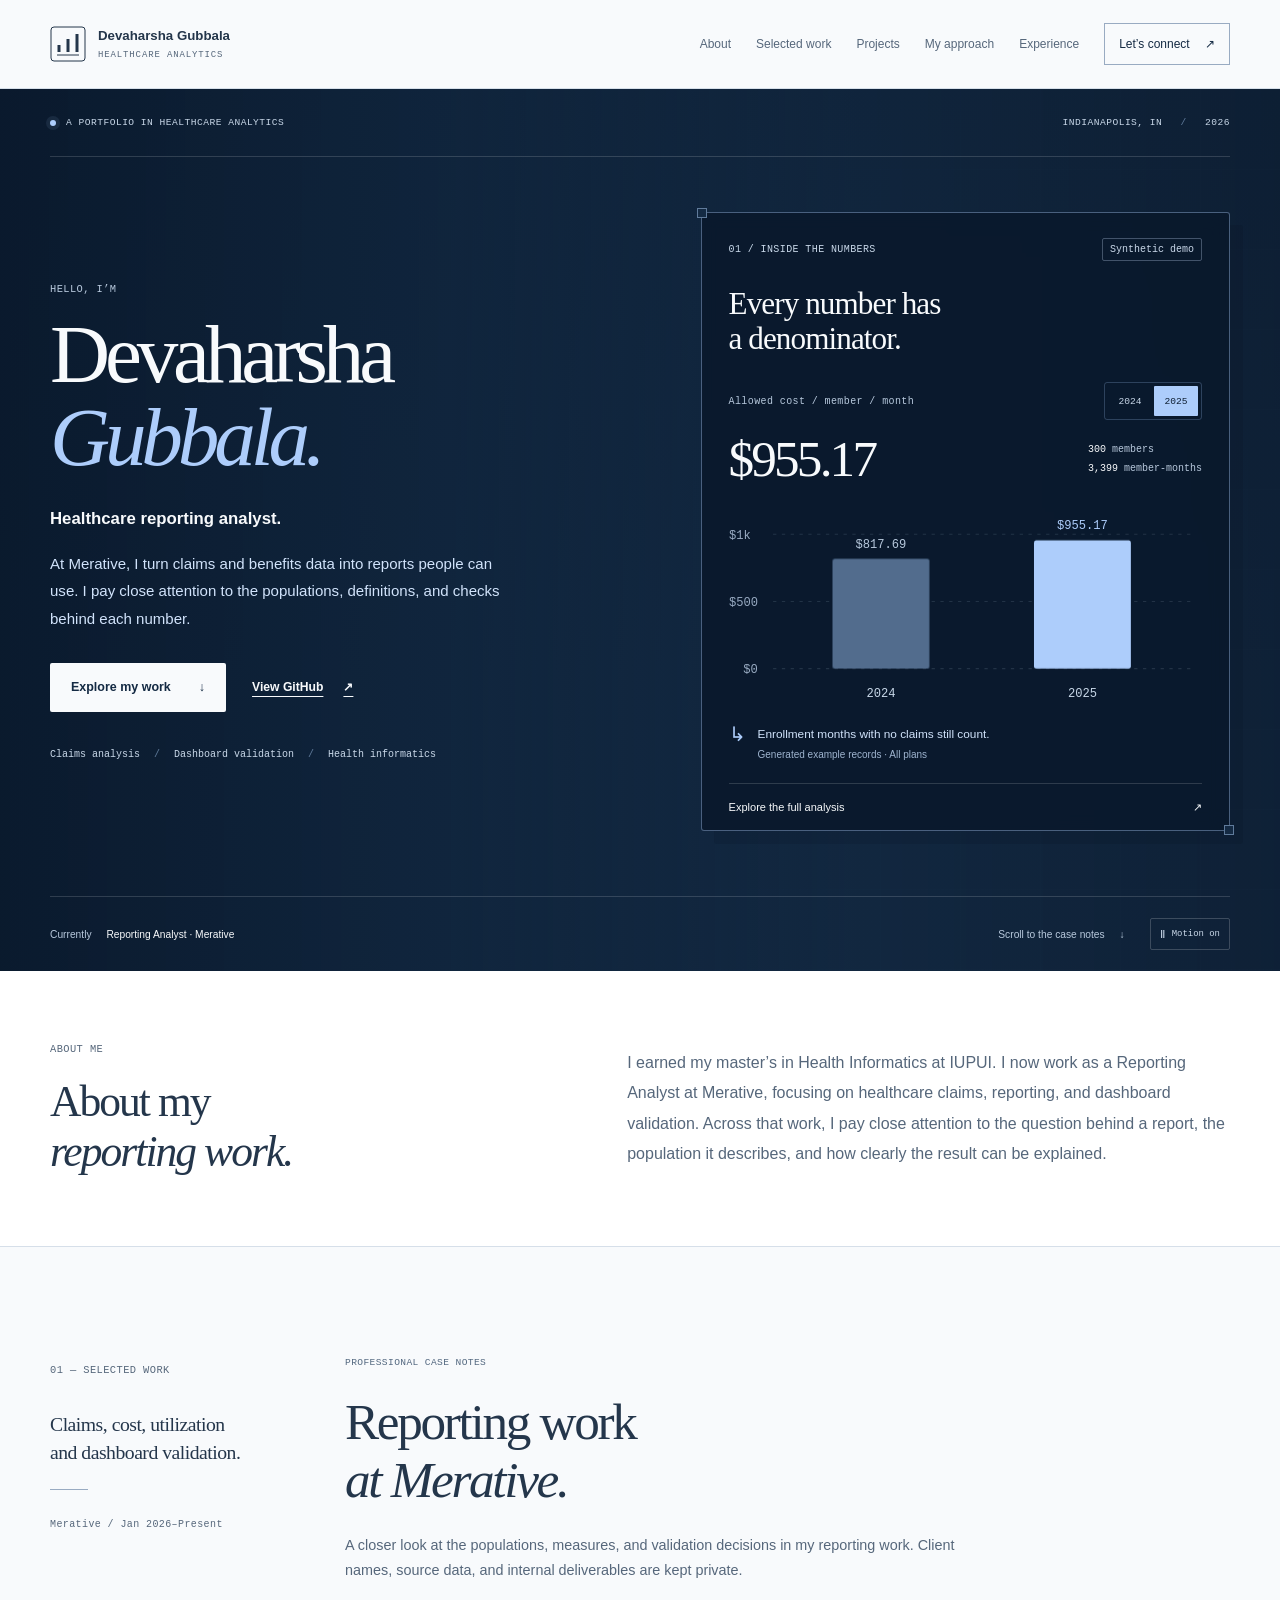
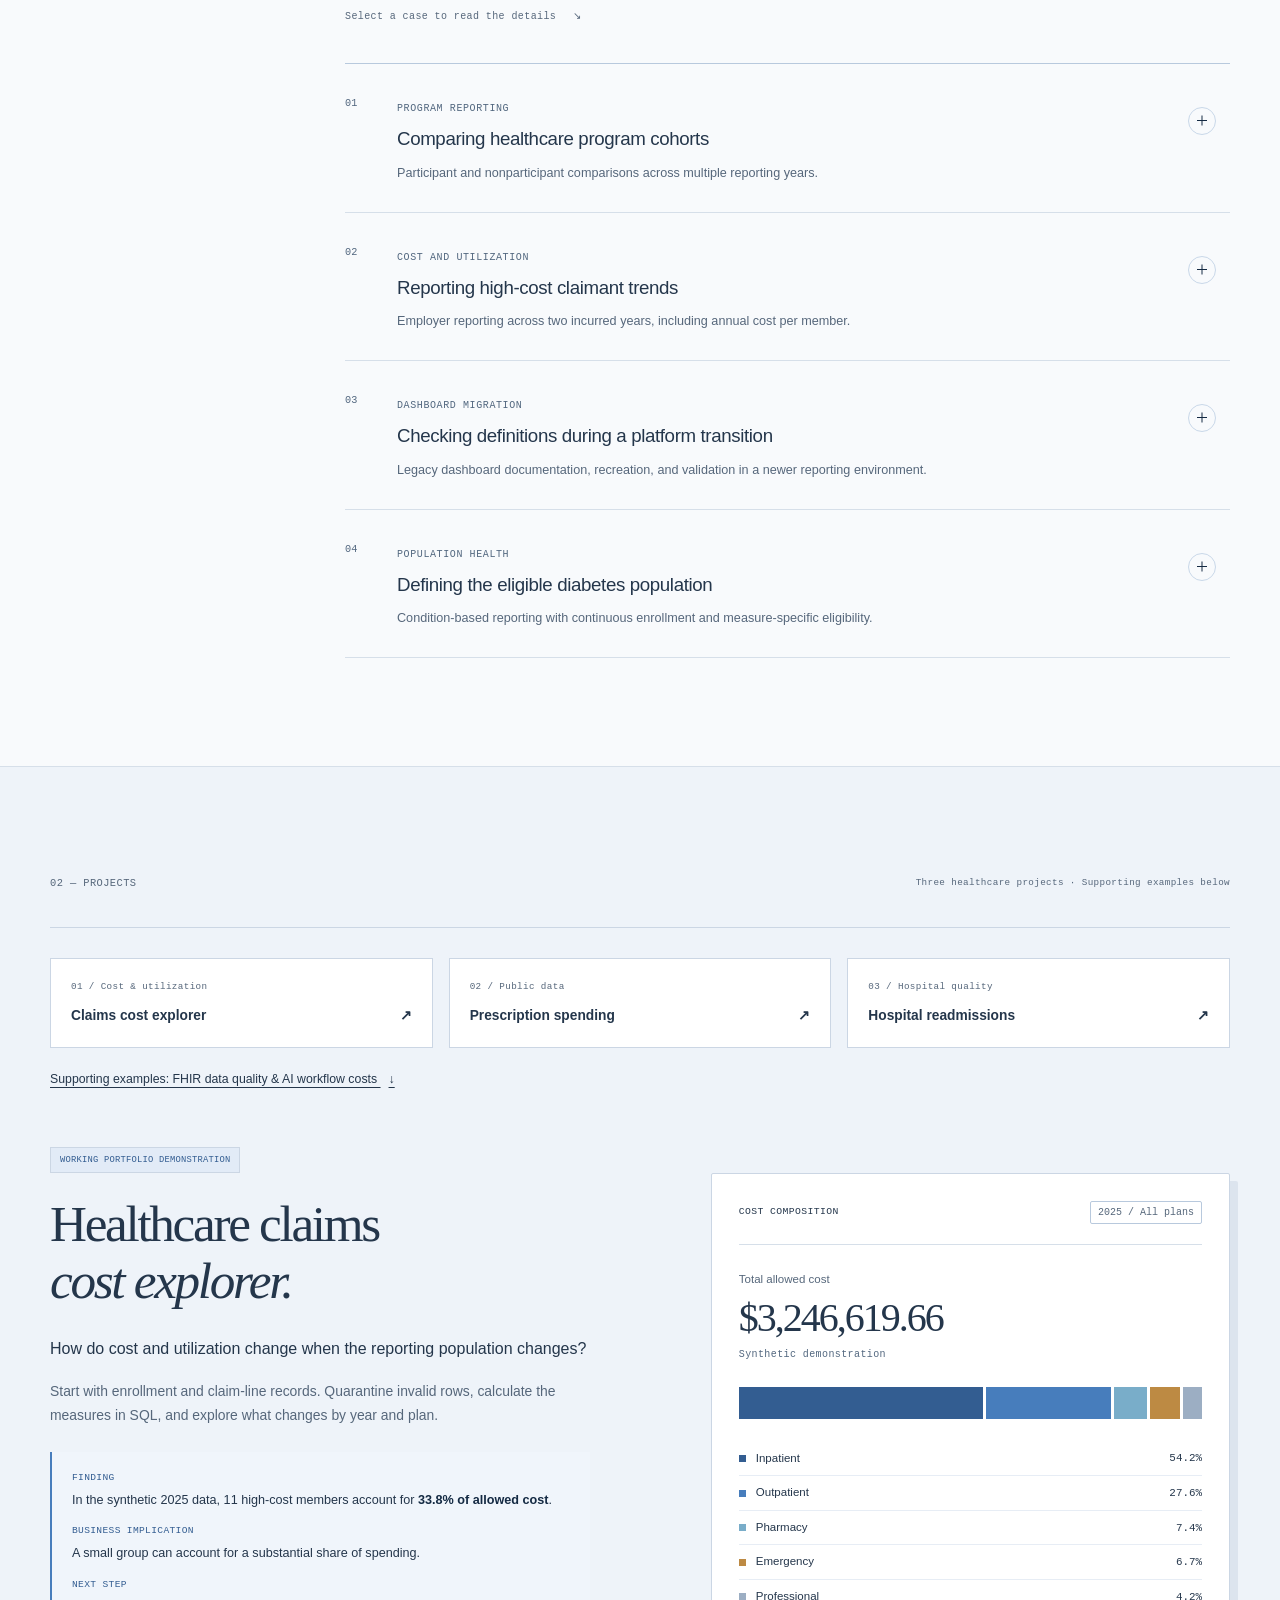
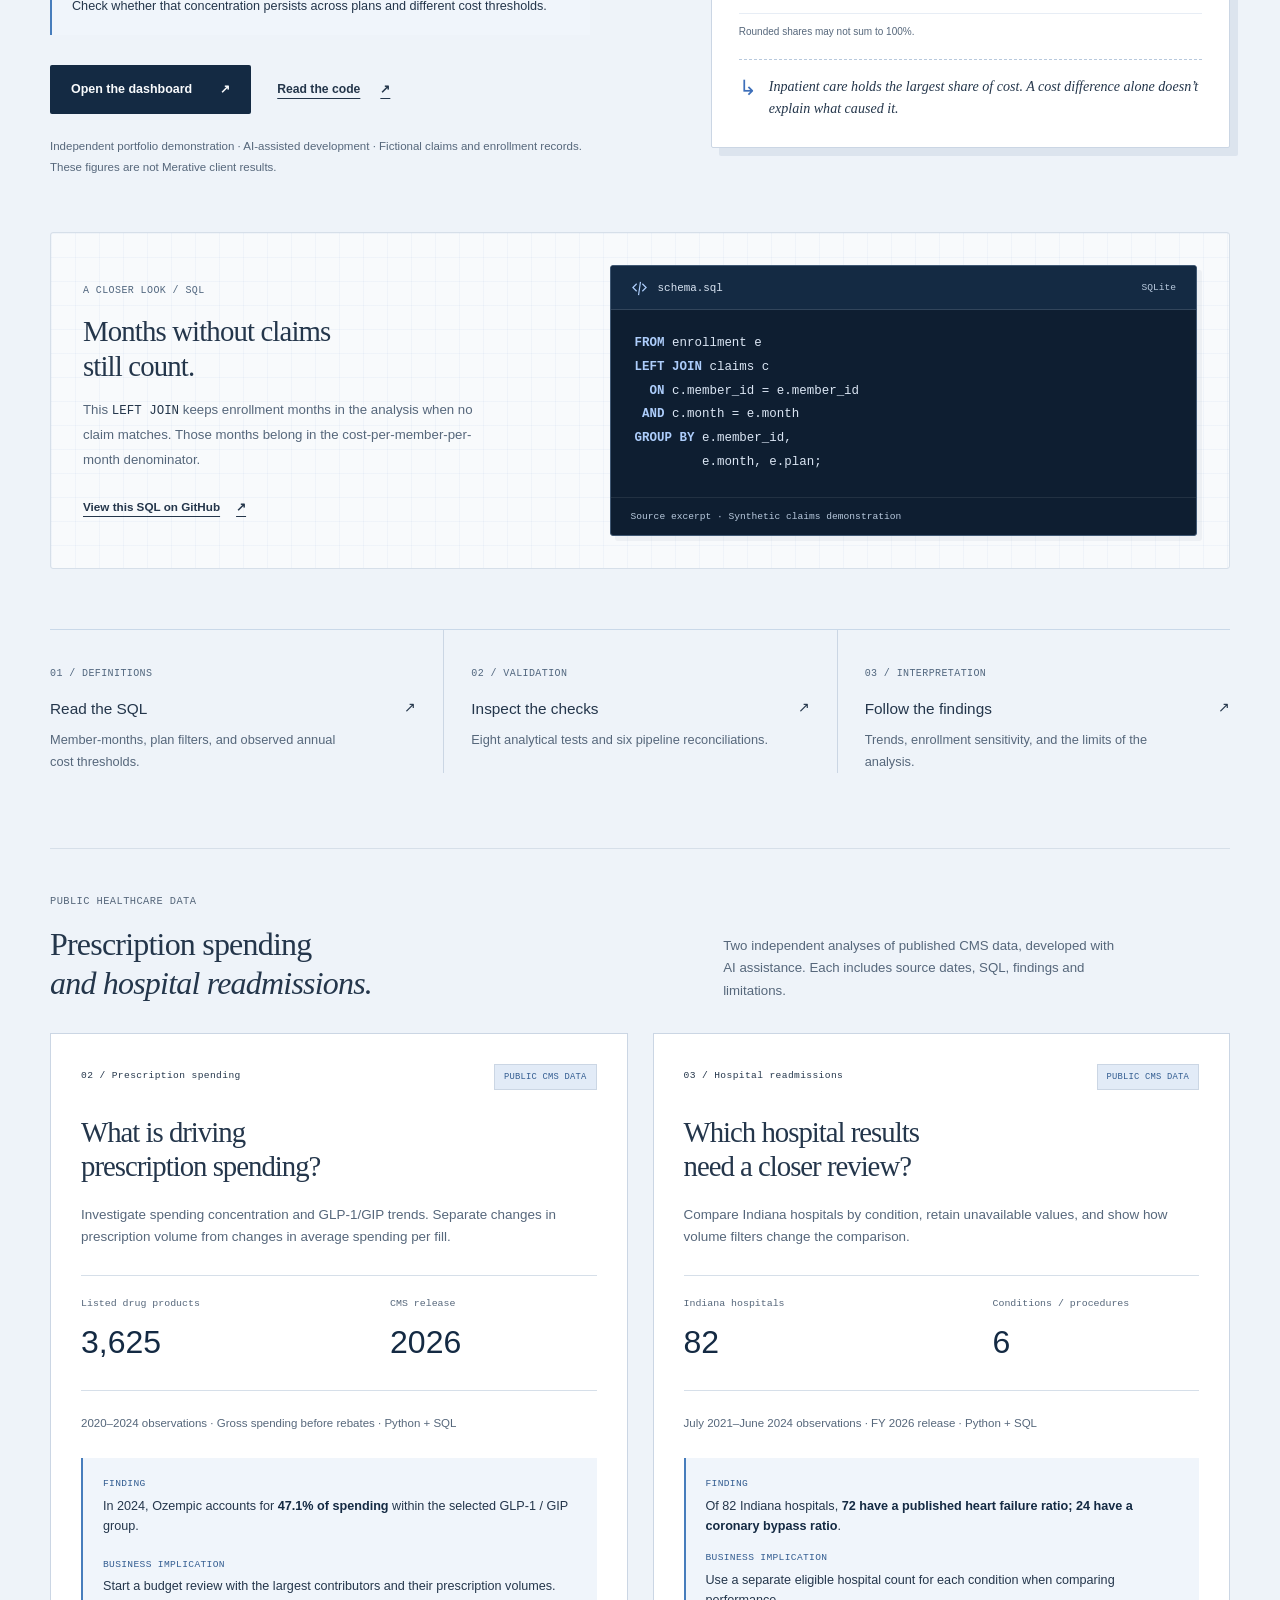
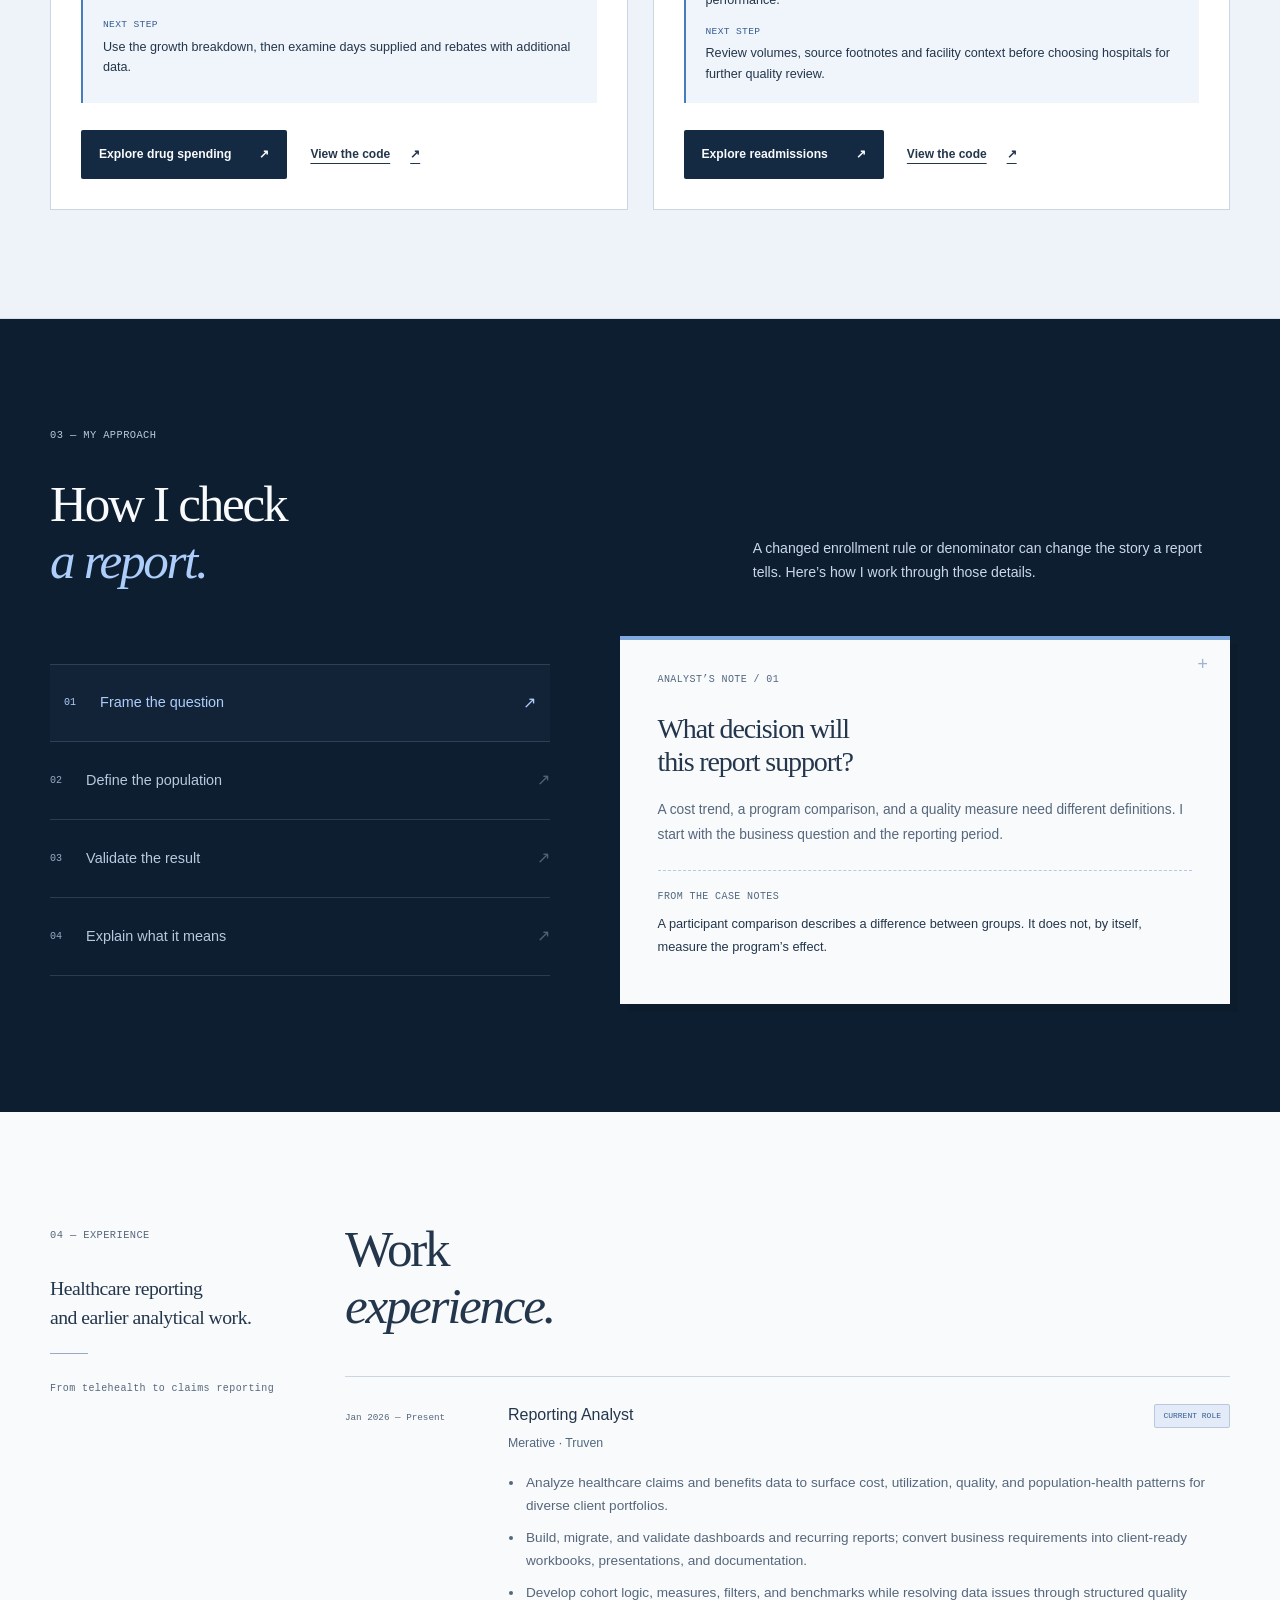
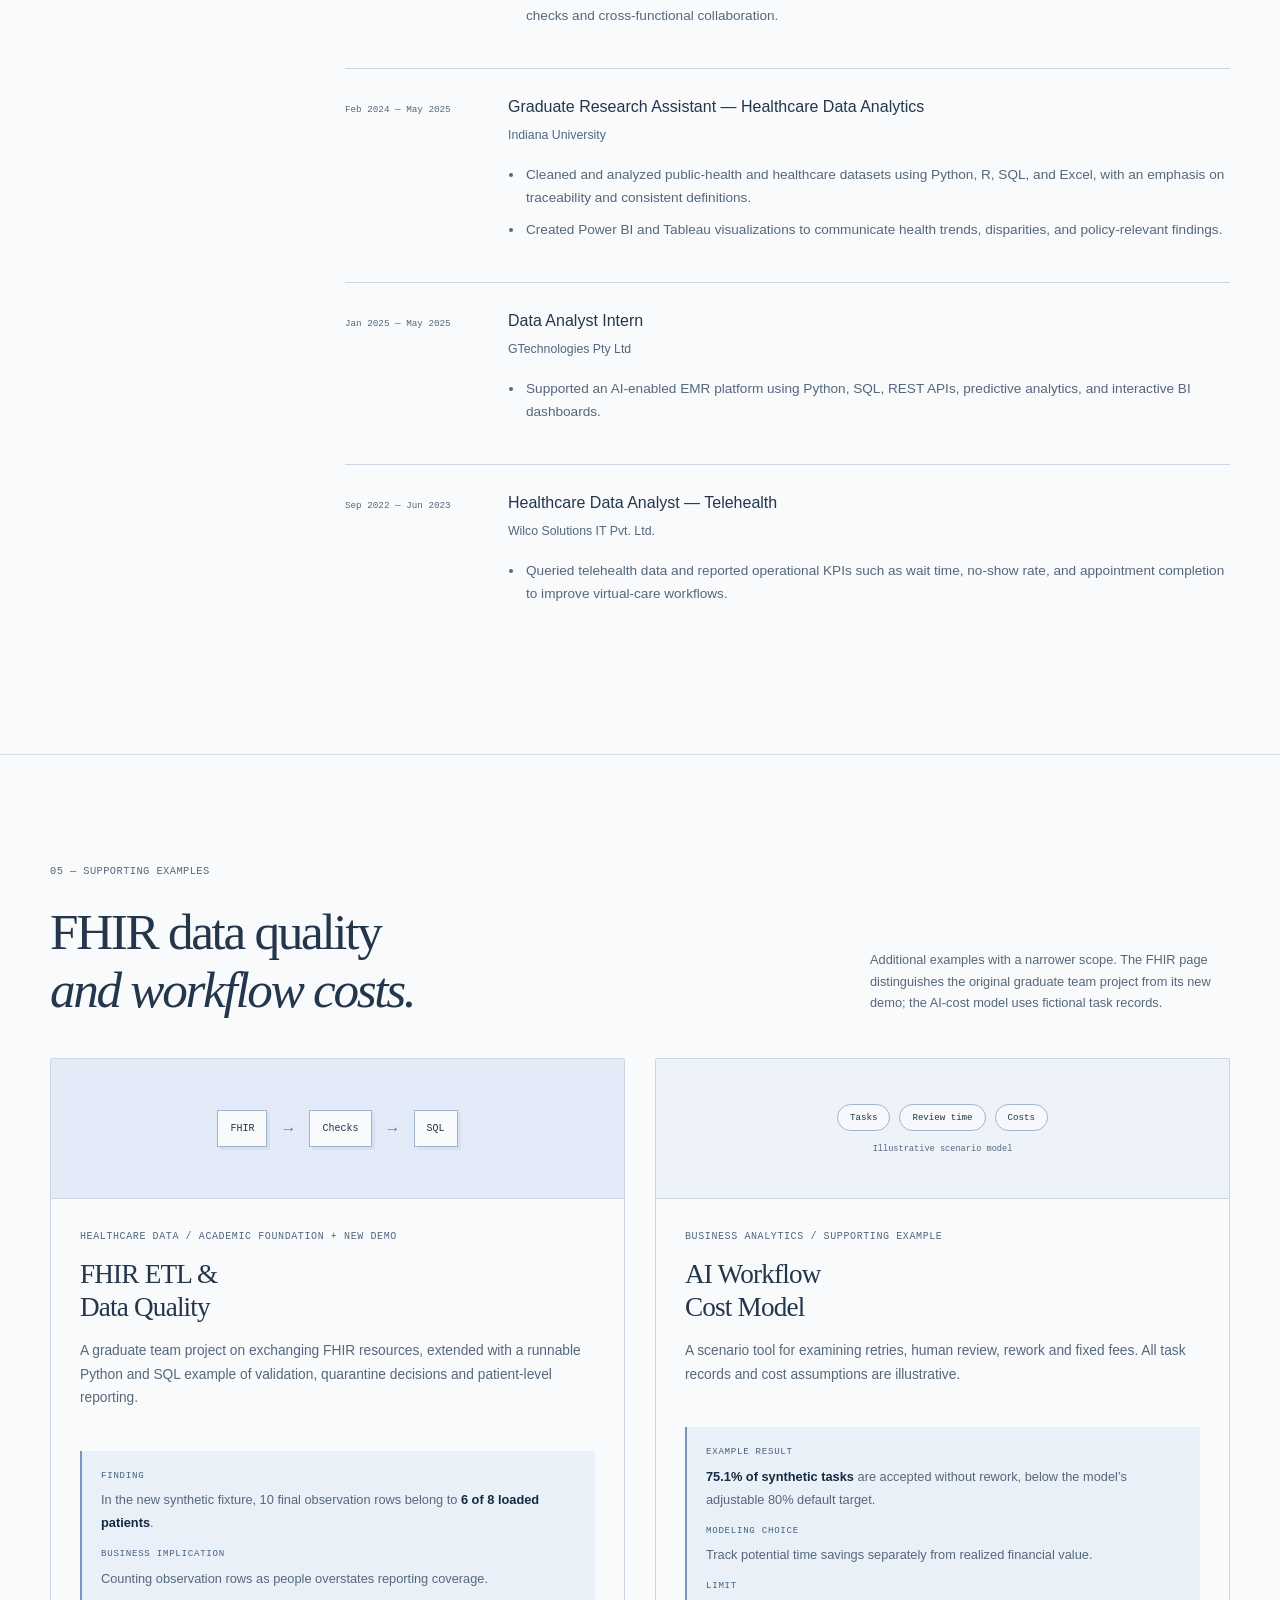
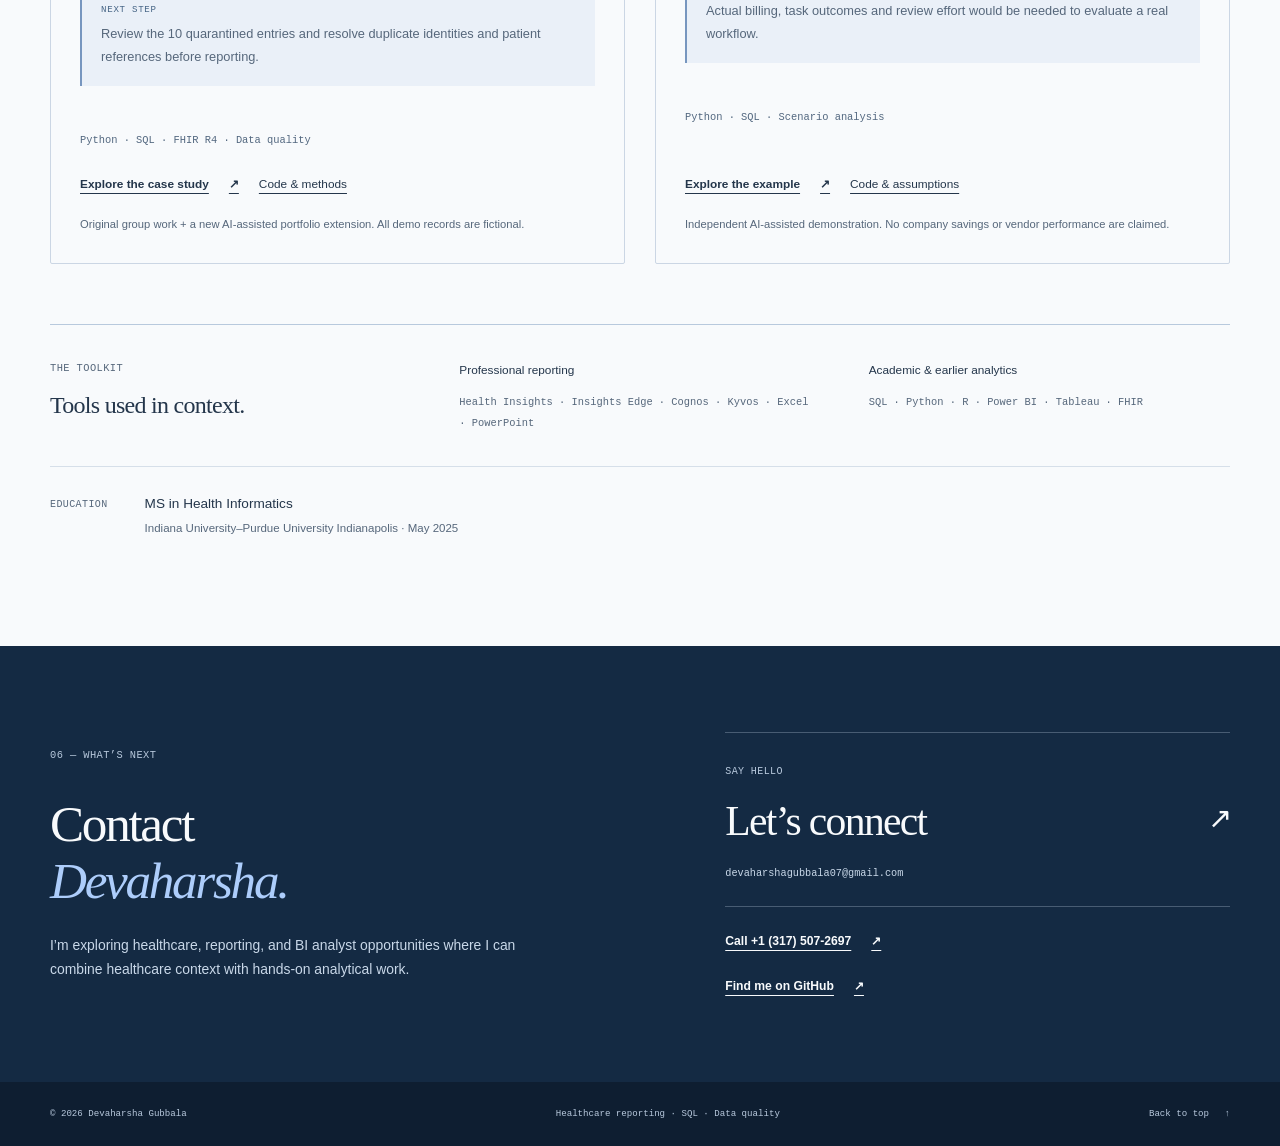
<file: index.html>
<!doctype html>
<html lang="en">
<head>
  <meta charset="utf-8">
  <meta name="viewport" content="width=device-width, initial-scale=1">
  <title>Devaharsha Gubbala | Healthcare Analytics</title>
  <meta name="description" content="The analytics portfolio of Devaharsha Gubbala. Healthcare claims reporting, data-quality checks, and interactive Python and SQL projects.">
  <meta name="theme-color" content="#142a43">
  <meta property="og:title" content="Devaharsha Gubbala | Healthcare Analytics">
  <meta property="og:description" content="A look inside my work with healthcare claims, reporting, and data quality.">
  <meta property="og:type" content="website">
  <meta property="og:url" content="https://devaharshagubbala07-hub.github.io/">
  <meta property="og:image" content="https://devaharshagubbala07-hub.github.io/assets/analyst-workspace.webp">
  <meta property="og:image:alt" content="Illustrative analyst workspace with charts and a notebook.">
  <link rel="canonical" href="https://devaharshagubbala07-hub.github.io/">
  <link rel="icon" href="favicon.svg?v=navy-1" type="image/svg+xml">
  <link rel="stylesheet" href="styles.css?v=review-20261028">
  <script type="application/ld+json">
      {
        "@context": "https://schema.org",
        "@type": "Person",
        "name": "Devaharsha Gubbala",
        "jobTitle": "Reporting Analyst",
        "url": "https://devaharshagubbala07-hub.github.io/",
        "sameAs": ["https://github.com/devaharshagubbala07-hub"],
        "email": "mailto:devaharshagubbala07@gmail.com",
        "address": {
          "@type": "PostalAddress",
          "addressLocality": "Indianapolis",
          "addressRegion": "IN",
          "addressCountry": "US"
        },
        "knowsAbout": [
          "Healthcare analytics",
          "Claims data",
          "Health informatics",
          "Dashboard reporting",
          "HL7 FHIR",
          "Data quality"
        ]
      }
    </script>
</head>
<body>
<a class="skip-link" href="#main-content">Skip to content</a>
<header class="site-header" data-header>
  <div class="container nav-wrap">
    <a class="brand" href="#top" aria-label="Devaharsha Gubbala home">
      <svg class="brand-mark" viewBox="0 0 36 36" aria-hidden="true"><rect x="1" y="1" width="34" height="34" rx="3" fill="none" stroke="currentColor"/><path d="M9 26V19M18 26V13M27 26V8" stroke="currentColor" stroke-width="3"/><path d="M7 29H29" stroke="currentColor"/></svg>
      <span>Devaharsha Gubbala<span class="brand-sub">Healthcare analytics</span></span>
    </a>
    <nav id="primary-navigation" class="primary-nav" aria-label="Primary navigation" data-nav>
      <a href="#about">About</a><a href="#work">Selected work</a><a href="#projects">Projects</a><a href="#approach">My approach</a><a href="#experience">Experience</a><a class="nav-contact" href="#contact">Let’s connect <span aria-hidden="true">↗</span></a>
    </nav>
    <button class="nav-toggle" type="button" aria-expanded="false" aria-controls="primary-navigation" data-nav-toggle hidden><span data-nav-label>Menu</span><span class="menu-icon" aria-hidden="true"></span></button>
  </div>
  <div class="reading-progress" aria-hidden="true"><span data-reading-progress></span></div>
</header>
<main id="main-content">
<section id="top" class="hero">
  <picture class="hero-photograph" aria-hidden="true">
    <source media="(max-width: 700px)" srcset="assets/analyst-workspace-small.webp">
    <img src="assets/analyst-workspace.webp" alt="" width="1672" height="941" fetchpriority="high" decoding="async">
  </picture>
  <div class="hero-grid-background" aria-hidden="true"></div>
  <div class="container">
    <div class="hero-topline"><span><span class="status-dot" aria-hidden="true"></span> A portfolio in healthcare analytics</span><span>Indianapolis, IN <span aria-hidden="true">/</span> 2026</span></div>
    <div class="hero-grid">
      <div class="hero-copy">
        <p class="eyebrow hero-enter">Hello, I’m</p>
        <h1 class="hero-enter">Devaharsha<br><em>Gubbala.</em></h1>
        <p class="hero-role hero-enter">Healthcare reporting analyst.</p>
        <p class="hero-lede hero-enter">At Merative, I turn claims and benefits data into reports people can use. I pay close attention to the populations, definitions, and checks behind each number.</p>
        <div class="hero-actions hero-enter"><a class="button button-light" href="#work">Explore my work <span aria-hidden="true">↓</span></a><a class="text-link light-link" href="https://github.com/devaharshagubbala07-hub">View GitHub <span aria-hidden="true">↗</span></a></div>
        <div class="hero-specialties hero-enter"><span>Claims analysis</span><span>Dashboard validation</span><span>Health informatics</span></div>
      </div>
      <aside class="analyst-desk hero-enter" aria-labelledby="desk-title">
        <div class="desk-top"><span class="mono">01 / Inside the numbers</span><span class="data-badge">Synthetic demo</span></div>
        <h2 id="desk-title">Every number has<br>a denominator.</h2>
        <div class="desk-controls"><span class="mono">Allowed cost / member / month</span><div class="year-switch" role="group" aria-label="Preview reporting year" hidden><button type="button" data-preview-year="2024" aria-pressed="false">2024</button><button type="button" data-preview-year="2025" aria-pressed="true">2025</button></div></div>
        <div class="desk-readout" aria-live="polite" aria-atomic="true"><strong data-preview-pmpm>$955.17</strong><span><b data-preview-members>300</b> members<br><b data-preview-months>3,399</b> member-months</span><span class="sr-only">for <span data-preview-scope>2025</span>, all plans, synthetic data.</span></div>
        <div class="desk-chart">
          <svg viewBox="0 0 430 186" role="img" aria-labelledby="chart-title chart-description">
            <title id="chart-title">Allowed cost per member per month, 2024 and 2025</title><desc id="chart-description">Synthetic data for all plans. 2024: 817 dollars and 69 cents. 2025: 955 dollars and 17 cents. Both bars start at zero.</desc>
            <g class="chart-grid"><path d="M40 23H420M40 84H420M40 145H420"/></g>
            <g class="chart-axis"><text x="0" y="27">$1k</text><text x="0" y="88">$500</text><text x="13" y="149">$0</text></g>
            <g data-year-bar="2024" class="year-bar"><rect class="bar-shape" x="94" y="45.24" width="88" height="99.76" rx="2"/><text class="bar-value" x="138" y="35.24" text-anchor="middle">$817.69</text><text class="bar-year" x="138" y="171" text-anchor="middle">2024</text></g>
            <g data-year-bar="2025" class="year-bar is-selected"><rect class="bar-shape" x="277" y="28.47" width="88" height="116.53" rx="2"/><text class="bar-value" x="321" y="18.47" text-anchor="middle">$955.17</text><text class="bar-year" x="321" y="171" text-anchor="middle">2025</text></g>
          </svg>
        </div>
        <div class="desk-note"><span class="note-symbol" aria-hidden="true">↳</span><p>Enrollment months with no claims still count.<br><span>Generated example records · All plans</span></p></div>
        <a class="desk-link" href="demo/">Explore the full analysis <span aria-hidden="true">↗</span></a>
      </aside>
    </div>
    <div class="hero-bottom"><span>Currently <strong>Reporting Analyst · Merative</strong></span><a href="#work">Scroll to the case notes <span aria-hidden="true">↓</span></a><button class="motion-toggle" type="button" aria-pressed="true" hidden data-motion-toggle><span class="motion-icon" aria-hidden="true">Ⅱ</span><span data-motion-label>Motion on</span></button></div>
  </div>
</section>

<section id="about" class="about-section" aria-labelledby="about-title">
  <div class="container about-layout">
    <div data-reveal><span class="section-index">About me</span><h2 id="about-title">About my<br><em>reporting work.</em></h2></div>
    <p class="about-story" data-reveal>I earned my master’s in Health Informatics at IUPUI. I now work as a Reporting Analyst at Merative, focusing on healthcare claims, reporting, and dashboard validation. Across that work, I pay close attention to the question behind a report, the population it describes, and how clearly the result can be explained.</p>
  </div>
</section>

<section id="work" class="section work-section">
  <div class="container section-layout">
    <div class="section-rail" data-reveal><span class="section-index">01 — Selected work</span><p class="rail-note">Claims, cost, utilization<br>and dashboard validation.</p><span class="rail-rule" aria-hidden="true"></span><span class="rail-caption">Merative / Jan 2026–Present</span></div>
    <div><div class="section-heading" data-reveal><p class="eyebrow">Professional case notes</p><h2>Reporting work<br><em>at Merative.</em></h2><p>A closer look at the populations, measures, and validation decisions in my reporting work. Client names, source data, and internal deliverables are kept private.</p><span class="section-hint">Select a case to read the details <span aria-hidden="true">↘</span></span></div>
      <div class="work-list">
    <details class="work-item" data-reveal><summary><span class="work-number">01</span><div><span class="work-label">Program reporting</span><h3>Comparing healthcare program cohorts</h3><p>Participant and nonparticipant comparisons across multiple reporting years.</p></div><span class="expand-icon" aria-hidden="true"></span></summary><div class="work-body"><div><h4>What I worked on</h4><p>Prepared financial, utilization, risk, and preventive-care comparisons for a healthcare program refresh. The reporting brief required specific cohort rules, including the exclusion of nonclaimants.</p></div><div><h4>Decisions and checks</h4><p>Aligned population criteria, claimant exclusions, reporting periods, and measure definitions. Checked that the report outputs and presentation used the same populations and labels.</p></div><div><h4>Deliverable</h4><p>Updated reports and presentation comparisons. The results described differences between groups; they did not establish that the program caused those differences.</p></div><p class="work-tools">Health Insights · Cohort definitions · Excel · PowerPoint</p></div></details>
    <details class="work-item" data-reveal><summary><span class="work-number">02</span><div><span class="work-label">Cost and utilization</span><h3>Reporting high-cost claimant trends</h3><p>Employer reporting across two incurred years, including annual cost per member.</p></div><span class="expand-icon" aria-hidden="true"></span></summary><div class="work-body"><div><h4>What I worked on</h4><p>Prepared high-cost claimant report suites for defined employer populations and summarized the year-over-year results in executive slides.</p></div><div><h4>Decisions and checks</h4><p>Applied the correct population subset and incurred period to each report. Checked per-member annual cost calculations, numerical precision, and agreement between the workbook and presentation.</p></div><div><h4>Deliverable</h4><p>Report workbooks and a concise presentation of claimant and cost trends, with consistent definitions across the reporting package.</p></div><p class="work-tools">Claims reporting · PMPY · Excel · Executive reporting</p></div></details>
    <details class="work-item" data-reveal><summary><span class="work-number">03</span><div><span class="work-label">Dashboard migration</span><h3>Checking definitions during a platform transition</h3><p>Legacy dashboard documentation, recreation, and validation in a newer reporting environment.</p></div><span class="expand-icon" aria-hidden="true"></span></summary><div class="work-body"><div><h4>What I worked on</h4><p>Documented legacy dashboard cards, filters and reference text, and supported dashboard recreation and testing during a reporting-platform migration.</p></div><div><h4>Decisions and checks</h4><p>Investigated calculated percentages, numerator and denominator definitions, and how top-N and physician-type filters changed totals. Treated a missing benchmark separately from a calculation discrepancy.</p></div><div><h4>Deliverable</h4><p>Dashboard documentation, recreated reporting elements, and a record of discrepancies. Open calculations and benchmark gaps were raised for further review.</p></div><p class="work-tools">Cognos · Kyvos · Requirements documentation · Dashboard validation</p></div></details>
    <details class="work-item" data-reveal><summary><span class="work-number">04</span><div><span class="work-label">Population health</span><h3>Defining the eligible diabetes population</h3><p>Condition-based reporting with continuous enrollment and measure-specific eligibility.</p></div><span class="expand-icon" aria-hidden="true"></span></summary><div class="work-body"><div><h4>What I worked on</h4><p>Prepared diabetes and impaired-glucose reporting, including condition subgroups and quality measures for eligible member populations.</p></div><div><h4>Decisions and checks</h4><p>Distinguished diabetes types and applied enrollment criteria consistently. Reviewed the populations and measure selection for HbA1c, eye, and neuropathy reporting, and corrected measure selection during quality review.</p></div><div><h4>Deliverable</h4><p>Reviewed cohort and quality-report outputs with the eligibility rules documented so the measures could be interpreted in context.</p></div><p class="work-tools">Cohort definitions · Enrollment criteria · Quality measures · QC</p></div></details>
      </div>
    </div>
  </div>
</section>

<section id="demo" class="section lab-section">
  <div id="projects" class="container">
    <div class="section-meta" data-reveal><span class="section-index">02 — Projects</span><span class="mono">Three healthcare projects · Supporting examples below</span></div>
    <nav class="project-directory" aria-label="Project directory">
      <a href="demo/"><span class="mono">01 / Cost &amp; utilization</span><strong>Claims cost explorer <span aria-hidden="true">↗</span></strong></a>
      <a href="projects/prescription-spending/"><span class="mono">02 / Public data</span><strong>Prescription spending <span aria-hidden="true">↗</span></strong></a>
      <a href="projects/readmissions/"><span class="mono">03 / Hospital quality</span><strong>Hospital readmissions <span aria-hidden="true">↗</span></strong></a>
      <a class="academic-directory-link" href="#academic">Supporting examples: FHIR data quality &amp; AI workflow costs <span aria-hidden="true">↓</span></a>
    </nav>
    <div class="lab-grid">
      <div class="lab-copy" data-reveal><span class="project-badge">Working portfolio demonstration</span><h2>Healthcare claims<br><em>cost explorer.</em></h2><p class="intro-copy">How do cost and utilization change when the reporting population changes?</p><p>Start with enrollment and claim-line records. Quarantine invalid rows, calculate the measures in SQL, and explore what changes by year and plan.</p><dl class="project-takeaway"><div><dt>Finding</dt><dd>In the synthetic 2025 data, 11 high-cost members account for <strong>33.8% of allowed cost</strong>.</dd></div><div><dt>Business implication</dt><dd>A small group can account for a substantial share of spending.</dd></div><div><dt>Next step</dt><dd>Check whether that concentration persists across plans and different cost thresholds.</dd></div></dl><div class="hero-actions"><a class="button button-dark" href="demo/">Open the dashboard <span aria-hidden="true">↗</span></a><a class="text-link" href="https://github.com/devaharshagubbala07-hub/healthcare-claims-analytics">Read the code <span aria-hidden="true">↗</span></a></div><p class="provenance">Independent portfolio demonstration · AI-assisted development · Fictional claims and enrollment records. These figures are not Merative client results.</p></div>
      <div class="lab-visual" data-reveal>
        <div class="lab-visual-header"><span class="mono">Cost composition</span><span class="data-badge">2025 / All plans</span></div>
        <div class="composition-total"><span>Total allowed cost</span><strong>$3,246,619.66</strong><span class="mono">Synthetic demonstration</span></div>
        <div class="composition-bar" aria-hidden="true"><span style="--share:54.16%;--segment:var(--series-inpatient)"></span><span style="--share:27.60%;--segment:var(--series-outpatient)"></span><span style="--share:7.40%;--segment:var(--series-pharmacy)"></span><span style="--share:6.68%;--segment:var(--series-emergency)"></span><span style="--share:4.16%;--segment:var(--series-professional)"></span></div>
        <ul class="composition-legend"><li><span><i style="background:var(--series-inpatient)"></i>Inpatient</span><strong>54.2%</strong></li><li><span><i style="background:var(--series-outpatient)"></i>Outpatient</span><strong>27.6%</strong></li><li><span><i style="background:var(--series-pharmacy)"></i>Pharmacy</span><strong>7.4%</strong></li><li><span><i style="background:var(--series-emergency)"></i>Emergency</span><strong>6.7%</strong></li><li><span><i style="background:var(--series-professional)"></i>Professional</span><strong>4.2%</strong></li></ul>
        <p class="chart-footnote">Rounded shares may not sum to 100%.</p>
        <div class="analyst-annotation"><span aria-hidden="true">↳</span><p>Inpatient care holds the largest share of cost. A cost difference alone doesn’t explain what caused it.</p></div>
      </div>
    </div>
    <aside id="sql-detail" class="sql-detail" aria-labelledby="sql-detail-title" data-reveal>
      <div class="sql-detail-copy">
        <span class="eyebrow">A closer look / SQL</span>
        <h3 id="sql-detail-title">Months without claims<br>still count.</h3>
        <p>This <code>LEFT JOIN</code> keeps enrollment months in the analysis when no claim matches. Those months belong in the cost-per-member-per-month denominator.</p>
        <a class="text-link" href="https://github.com/devaharshagubbala07-hub/healthcare-claims-analytics/blob/main/sql/schema.sql">View this SQL on GitHub <span aria-hidden="true">↗</span></a>
      </div>
      <figure class="sql-editor">
        <div class="sql-editor-header"><span><svg viewBox="0 0 18 18" aria-hidden="true"><path d="m6 5-4 4 4 4m6-8 4 4-4 4m-2-10-2 14" fill="none" stroke="currentColor" stroke-width="1.25"/></svg>schema.sql</span><span class="sql-language">SQLite</span></div>
        <pre aria-label="SQL excerpt preserving enrolled months without claims"><code><span class="sql-keyword">FROM</span> enrollment e
<span class="sql-keyword">LEFT JOIN</span> claims c
  <span class="sql-keyword">ON</span> c.member_id = e.member_id
 <span class="sql-keyword">AND</span> c.month = e.month
<span class="sql-keyword">GROUP BY</span> e.member_id,
         e.month, e.plan;</code></pre>
        <figcaption>Source excerpt · Synthetic claims demonstration</figcaption>
      </figure>
    </aside>
    <div class="evidence-links" data-reveal>
      <a href="https://github.com/devaharshagubbala07-hub/healthcare-claims-analytics/blob/main/sql/annual_summary.sql"><span class="evidence-number">01 / Definitions</span><h3>Read the SQL <span aria-hidden="true">↗</span></h3><p>Member-months, plan filters, and observed annual cost thresholds.</p></a>
      <a href="https://github.com/devaharshagubbala07-hub/healthcare-claims-analytics/blob/main/tests/test_analysis.py"><span class="evidence-number">02 / Validation</span><h3>Inspect the checks <span aria-hidden="true">↗</span></h3><p>Eight analytical tests and six pipeline reconciliations.</p></a>
      <a href="https://github.com/devaharshagubbala07-hub/healthcare-claims-analytics/blob/main/outputs/findings.md"><span class="evidence-number">03 / Interpretation</span><h3>Follow the findings <span aria-hidden="true">↗</span></h3><p>Trends, enrollment sensitivity, and the limits of the analysis.</p></a>
    </div>
    <div id="more-projects" class="more-projects">
      <div class="project-pair-heading" data-reveal><div><span class="section-index">Public healthcare data</span><h3>Prescription spending<br><em>and hospital readmissions.</em></h3></div><p>Two independent analyses of published CMS data, developed with AI assistance. Each includes source dates, SQL, findings and limitations.</p></div>
      <div class="project-pair">
        <article class="lab-project" data-reveal>
          <div class="lab-project-top"><span class="mono">02 / Prescription spending</span><span class="project-badge">Public CMS data</span></div>
          <h4>What is driving<br>prescription spending?</h4>
          <p>Investigate spending concentration and GLP-1/GIP trends. Separate changes in prescription volume from changes in average spending per fill.</p>
          <dl class="project-stats"><div><dt>Listed drug products</dt><dd>3,625</dd></div><div><dt>CMS release</dt><dd>2026</dd></div></dl>
          <p class="project-detail">2020–2024 observations · Gross spending before rebates · Python + SQL</p>
          <dl class="project-takeaway"><div><dt>Finding</dt><dd>In 2024, Ozempic accounts for <strong>47.1% of spending</strong> within the selected GLP-1 / GIP group.</dd></div><div><dt>Business implication</dt><dd>Start a budget review with the largest contributors and their prescription volumes.</dd></div><div><dt>Next step</dt><dd>Use the growth breakdown, then examine days supplied and rebates with additional data.</dd></div></dl>
          <div class="project-actions"><a class="button button-dark" href="projects/prescription-spending/">Explore drug spending <span aria-hidden="true">↗</span></a><a class="text-link" href="https://github.com/devaharshagubbala07-hub/prescription-spending-analysis">View the code <span aria-hidden="true">↗</span></a></div>
        </article>
        <article class="lab-project" data-reveal>
          <div class="lab-project-top"><span class="mono">03 / Hospital readmissions</span><span class="project-badge">Public CMS data</span></div>
          <h4>Which hospital results<br>need a closer review?</h4>
          <p>Compare Indiana hospitals by condition, retain unavailable values, and show how volume filters change the comparison.</p>
          <dl class="project-stats"><div><dt>Indiana hospitals</dt><dd>82</dd></div><div><dt>Conditions / procedures</dt><dd>6</dd></div></dl>
          <p class="project-detail">July 2021–June 2024 observations · FY 2026 release · Python + SQL</p>
          <dl class="project-takeaway"><div><dt>Finding</dt><dd>Of 82 Indiana hospitals, <strong>72 have a published heart failure ratio; 24 have a coronary bypass ratio</strong>.</dd></div><div><dt>Business implication</dt><dd>Use a separate eligible hospital count for each condition when comparing performance.</dd></div><div><dt>Next step</dt><dd>Review volumes, source footnotes and facility context before choosing hospitals for further quality review.</dd></div></dl>
          <div class="project-actions"><a class="button button-dark" href="projects/readmissions/">Explore readmissions <span aria-hidden="true">↗</span></a><a class="text-link" href="https://github.com/devaharshagubbala07-hub/devaharshagubbala07-hub.github.io/tree/main/projects/readmissions">View the code <span aria-hidden="true">↗</span></a></div>
        </article>
      </div>
    </div>
  </div>
</section>

<section id="approach" class="section approach-section">
  <div class="container">
    <div class="approach-heading" data-reveal><div><span class="section-index">03 — My approach</span><h2>How I check<br><em>a report.</em></h2></div><p>A changed enrollment rule or denominator can change the story a report tells. Here’s how I work through those details.</p></div>
    <div class="method-layout" data-reveal>
      <div class="method-steps" aria-label="Reporting approach" data-method-controls>
        <button type="button" data-method="question" aria-pressed="true" aria-controls="method-question"><span>01</span><strong>Frame the question</strong><span aria-hidden="true">↗</span></button>
        <button type="button" data-method="define" aria-pressed="false" aria-controls="method-define"><span>02</span><strong>Define the population</strong><span aria-hidden="true">↗</span></button>
        <button type="button" data-method="validate" aria-pressed="false" aria-controls="method-validate"><span>03</span><strong>Validate the result</strong><span aria-hidden="true">↗</span></button>
        <button type="button" data-method="explain" aria-pressed="false" aria-controls="method-explain"><span>04</span><strong>Explain what it means</strong><span aria-hidden="true">↗</span></button>
      </div>
      <div class="method-notebook" aria-live="polite" aria-atomic="true">
        <article id="method-question" class="method-panel"><p class="notebook-label">Analyst’s note / 01</p><h3>What decision will<br>this report support?</h3><p>A cost trend, a program comparison, and a quality measure need different definitions. I start with the business question and the reporting period.</p><div class="note-example"><span class="mono">From the case notes</span><p>A participant comparison describes a difference between groups. It does not, by itself, measure the program’s effect.</p></div></article>
        <article id="method-define" class="method-panel"><p class="notebook-label">Analyst’s note / 02</p><h3>Who belongs in<br>the denominator?</h3><p>I check enrollment, inclusion and exclusion rules, condition criteria, and time periods before comparing populations.</p><div class="note-example"><span class="mono">From the claims demonstration</span><p>The PMPM denominator includes enrolled months with no claims. Excluding them would change the result.</p></div></article>
        <article id="method-validate" class="method-panel"><p class="notebook-label">Analyst’s note / 03</p><h3>Do the definitions<br>and totals agree?</h3><p>I check filters, numerators, denominators, and source-to-output consistency. A missing benchmark and a calculation discrepancy need different investigations.</p><div class="note-example"><span class="mono">From the migration case note</span><p>Top-N and physician-type filters can change a total. I document that context before treating the difference as an error.</p></div></article>
        <article id="method-explain" class="method-panel"><p class="notebook-label">Analyst’s note / 04</p><h3>What can we say<br>with confidence?</h3><p>I keep workbook and presentation labels aligned, document the reporting rules, and make unresolved questions visible.</p><div class="note-example"><span class="mono">A useful reporting habit</span><p>Put the finding next to its definition and limitation, so the reader can interpret the number in context.</p></div></article>
      </div>
    </div>
  </div>
</section>

<section id="experience" class="section experience-section">
  <div class="container section-layout"><div class="section-rail" data-reveal><span class="section-index">04 — Experience</span><p class="rail-note">Healthcare reporting<br>and earlier analytical work.</p><span class="rail-rule" aria-hidden="true"></span><span class="rail-caption">From telehealth to claims reporting</span></div><div><div class="section-heading" data-reveal><h2>Work<br><em>experience.</em></h2></div><div class="timeline">
            <article class="timeline-item" data-reveal>
              <div class="timeline-date">Jan 2026 — Present</div>
              <div class="timeline-marker" aria-hidden="true"></div>
              <div class="timeline-content">
                <div class="role-heading">
                  <div>
                    <h3>Reporting Analyst</h3>
                    <p>Merative · Truven</p>
                  </div>
                  <span class="role-tag">Current role</span>
                </div>
                <ul>
                  <li>
                    Analyze healthcare claims and benefits data to surface cost, utilization,
                    quality, and population-health patterns for diverse client portfolios.
                  </li>
                  <li>
                    Build, migrate, and validate dashboards and recurring reports; convert business
                    requirements into client-ready workbooks, presentations, and documentation.
                  </li>
                  <li>
                    Develop cohort logic, measures, filters, and benchmarks while resolving data
                    issues through structured quality checks and cross-functional collaboration.
                  </li>
                </ul>
              </div>
            </article>

            <article class="timeline-item" data-reveal>
              <div class="timeline-date">Feb 2024 — May 2025</div>
              <div class="timeline-marker" aria-hidden="true"></div>
              <div class="timeline-content">
                <h3>Graduate Research Assistant — Healthcare Data Analytics</h3>
                <p>Indiana University</p>
                <ul>
                  <li>
                    Cleaned and analyzed public-health and healthcare datasets using Python, R,
                    SQL, and Excel, with an emphasis on traceability and consistent definitions.
                  </li>
                  <li>
                    Created Power BI and Tableau visualizations to communicate health trends,
                    disparities, and policy-relevant findings.
                  </li>
                </ul>
              </div>
            </article>

            <article class="timeline-item" data-reveal>
              <div class="timeline-date">Jan 2025 — May 2025</div>
              <div class="timeline-marker" aria-hidden="true"></div>
              <div class="timeline-content">
                <h3>Data Analyst Intern</h3>
                <p>GTechnologies Pty Ltd</p>
                <ul>
                  <li>
                    Supported an AI-enabled EMR platform using Python, SQL, REST APIs, predictive
                    analytics, and interactive BI dashboards.
                  </li>
                </ul>
              </div>
            </article>

            <article class="timeline-item" data-reveal>
              <div class="timeline-date">Sep 2022 — Jun 2023</div>
              <div class="timeline-marker" aria-hidden="true"></div>
              <div class="timeline-content">
                <h3>Healthcare Data Analyst — Telehealth</h3>
                <p>Wilco Solutions IT Pvt. Ltd.</p>
                <ul>
                  <li>
                    Queried telehealth data and reported operational KPIs such as wait time,
                    no-show rate, and appointment completion to improve virtual-care workflows.
                  </li>
                </ul>
              </div>
            </article>
    </div></div>
  </div>
</section>

<section id="academic" class="section academic-section"><div class="container">
  <div class="academic-heading" data-reveal><div><span class="section-index">05 — Supporting examples</span><h2>FHIR data quality<br><em>and workflow costs.</em></h2></div><p>Additional examples with a narrower scope. The FHIR page distinguishes the original graduate team project from its new demo; the AI-cost model uses fictional task records.</p></div>
  <div class="academic-grid">
    <article data-reveal><div class="academic-visual fhir-visual" aria-hidden="true"><span>FHIR</span><i>→</i><span>Checks</span><i>→</i><span>SQL</span></div><div class="academic-copy"><span class="work-label">Healthcare data / Academic foundation + new demo</span><h3>FHIR ETL &amp;<br> Data Quality</h3><p>A graduate team project on exchanging FHIR resources, extended with a runnable Python and SQL example of validation, quarantine decisions and patient-level reporting.</p><dl class="academic-takeaway"><div><dt>Finding</dt><dd>In the new synthetic fixture, 10 final observation rows belong to <strong>6 of 8 loaded patients</strong>.</dd></div><div><dt>Business implication</dt><dd>Counting observation rows as people overstates reporting coverage.</dd></div><div><dt>Next step</dt><dd>Review the 10 quarantined entries and resolve duplicate identities and patient references before reporting.</dd></div></dl><p class="work-tools">Python · SQL · FHIR R4 · Data quality</p><div class="academic-actions"><a class="text-link" href="projects/fhir-quality/">Explore the case study <span aria-hidden="true">↗</span></a><a href="https://github.com/devaharshagubbala07-hub/devaharshagubbala07-hub.github.io/tree/main/projects/fhir-quality">Code &amp; methods</a></div><p class="academic-provenance">Original group work + a new AI-assisted portfolio extension. All demo records are fictional.</p></div></article>
    <article data-reveal><div class="academic-visual stat-visual" aria-hidden="true"><span>Tasks</span><span>Review time</span><span>Costs</span><i>Illustrative scenario model</i></div><div class="academic-copy"><span class="work-label">Business analytics / Supporting example</span><h3>AI Workflow<br> Cost Model</h3><p>A scenario tool for examining retries, human review, rework and fixed fees. All task records and cost assumptions are illustrative.</p><dl class="academic-takeaway"><div><dt>Example result</dt><dd><strong>75.1% of synthetic tasks</strong> are accepted without rework, below the model’s adjustable 80% default target.</dd></div><div><dt>Modeling choice</dt><dd>Track potential time savings separately from realized financial value.</dd></div><div><dt>Limit</dt><dd>Actual billing, task outcomes and review effort would be needed to evaluate a real workflow.</dd></div></dl><p class="work-tools">Python · SQL · Scenario analysis</p><div class="academic-actions"><a class="text-link" href="projects/ai-value/">Explore the example <span aria-hidden="true">↗</span></a><a href="https://github.com/devaharshagubbala07-hub/ai-spend-value-monitor">Code &amp; assumptions</a></div><p class="academic-provenance">Independent AI-assisted demonstration. No company savings or vendor performance are claimed.</p></div></article>
  </div>
  <div id="skills" class="toolkit" data-reveal><div><span class="section-index">The toolkit</span><h3>Tools used in context.</h3></div><div class="toolkit-group"><h4>Professional reporting</h4><p>Health Insights · Insights Edge · Cognos · Kyvos · Excel · PowerPoint</p></div><div class="toolkit-group"><h4>Academic &amp; earlier analytics</h4><p>SQL · Python · R · Power BI · Tableau · FHIR</p></div></div>
  <div class="education" data-reveal><span class="mono">Education</span><p>MS in Health Informatics<span>Indiana University–Purdue University Indianapolis · May 2025</span></p></div>
</div></section>

<section id="contact" class="section contact-section"><div class="container"><div class="contact-grid" data-reveal><div><span class="section-index">06 — What’s next</span><h2>Contact<br><em>Devaharsha.</em></h2><p>I’m exploring healthcare, reporting, and BI analyst opportunities where I can combine healthcare context with hands-on analytical work.</p></div><div class="contact-links"><a class="contact-primary" href="mailto:devaharshagubbala07@gmail.com"><span class="mono">Say hello</span><strong>Let’s connect <span aria-hidden="true">↗</span></strong><span class="contact-email">devaharshagubbala07@gmail.com</span></a><a class="text-link light-link" href="tel:+13175072697" aria-label="Call Devaharsha at +1 (317) 507-2697">Call +1 (317) 507-2697 <span aria-hidden="true">↗</span></a><a class="text-link light-link" href="https://github.com/devaharshagubbala07-hub">Find me on GitHub <span aria-hidden="true">↗</span></a></div></div></div></section>
</main>
<footer class="site-footer"><div class="container"><span>© <span data-year>2026</span> Devaharsha Gubbala</span><span class="footer-note">Healthcare reporting · SQL · Data quality</span><a href="#top">Back to top <span aria-hidden="true">↑</span></a></div></footer>
<script type="application/json" id="preview-data">{"annual":[{"year":"2024","plan":"All plans","members":280,"member_months":3150,"claim_lines":2404,"allowed_cents":257571863,"plan_paid_cents":196398019,"member_paid_cents":61173844,"zero_claim_members":22,"high_cost_members":9,"high_cost_allowed_cents":89108544,"continuous_members":227,"continuous_allowed_cents":225422415,"pmpm":817.69,"high_cost_share":34.6,"continuous_pmpm":827.54},{"year":"2025","plan":"All plans","members":300,"member_months":3399,"claim_lines":2615,"allowed_cents":324661966,"plan_paid_cents":250165740,"member_paid_cents":74496226,"zero_claim_members":23,"high_cost_members":11,"high_cost_allowed_cents":109662233,"continuous_members":248,"continuous_allowed_cents":275931880,"pmpm":955.17,"high_cost_share":33.78,"continuous_pmpm":927.19}],"services":[{"year":"2024","plan":"All plans","service_category":"Inpatient","claim_lines":31,"allowed_cents":129771300},{"year":"2024","plan":"All plans","service_category":"Outpatient","claim_lines":547,"allowed_cents":74919812},{"year":"2024","plan":"All plans","service_category":"Pharmacy","claim_lines":969,"allowed_cents":21313833},{"year":"2024","plan":"All plans","service_category":"Emergency","claim_lines":85,"allowed_cents":19753951},{"year":"2024","plan":"All plans","service_category":"Professional","claim_lines":772,"allowed_cents":11812967},{"year":"2025","plan":"All plans","service_category":"Inpatient","claim_lines":45,"allowed_cents":175846230},{"year":"2025","plan":"All plans","service_category":"Outpatient","claim_lines":599,"allowed_cents":89618691},{"year":"2025","plan":"All plans","service_category":"Pharmacy","claim_lines":1024,"allowed_cents":24022977},{"year":"2025","plan":"All plans","service_category":"Emergency","claim_lines":89,"allowed_cents":21673271},{"year":"2025","plan":"All plans","service_category":"Professional","claim_lines":858,"allowed_cents":13500797}]}</script>
<script src="script.js?v=analyst-desk-2"></script>
</body>
</html>
</file>
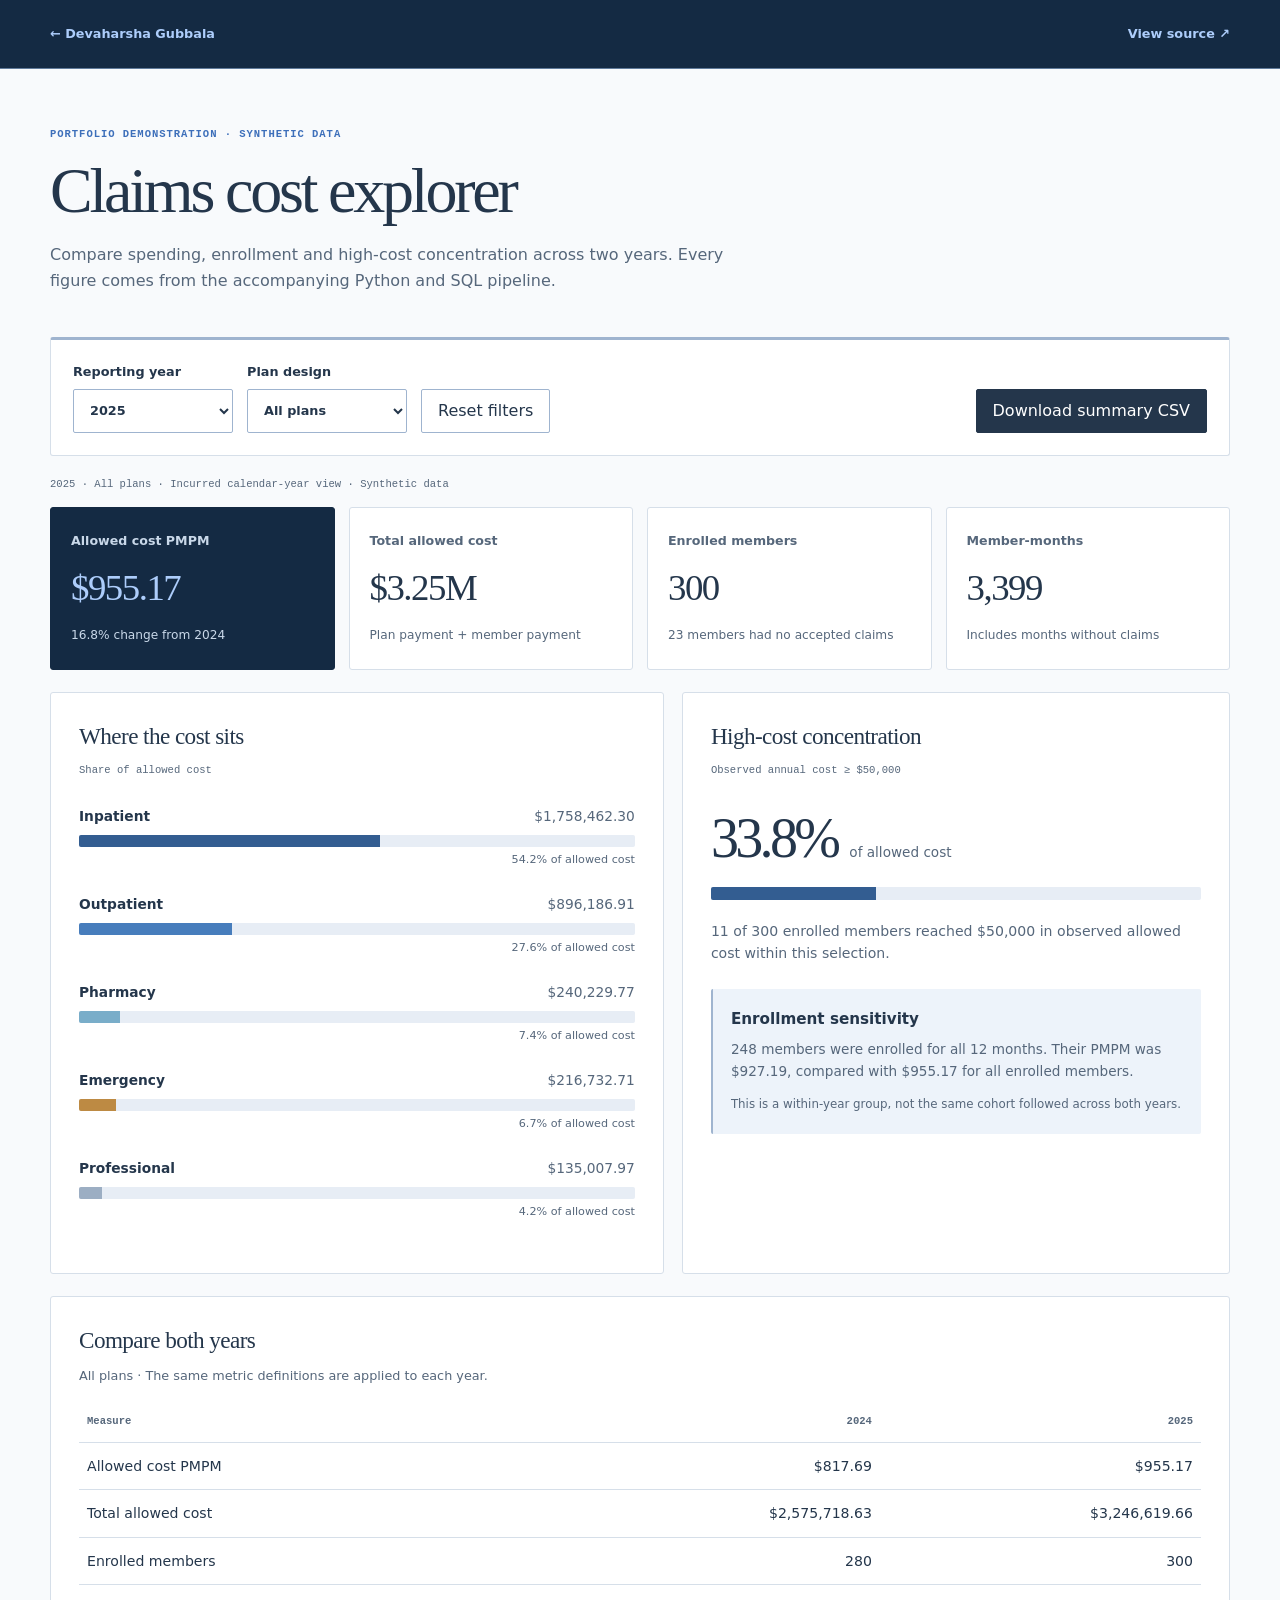
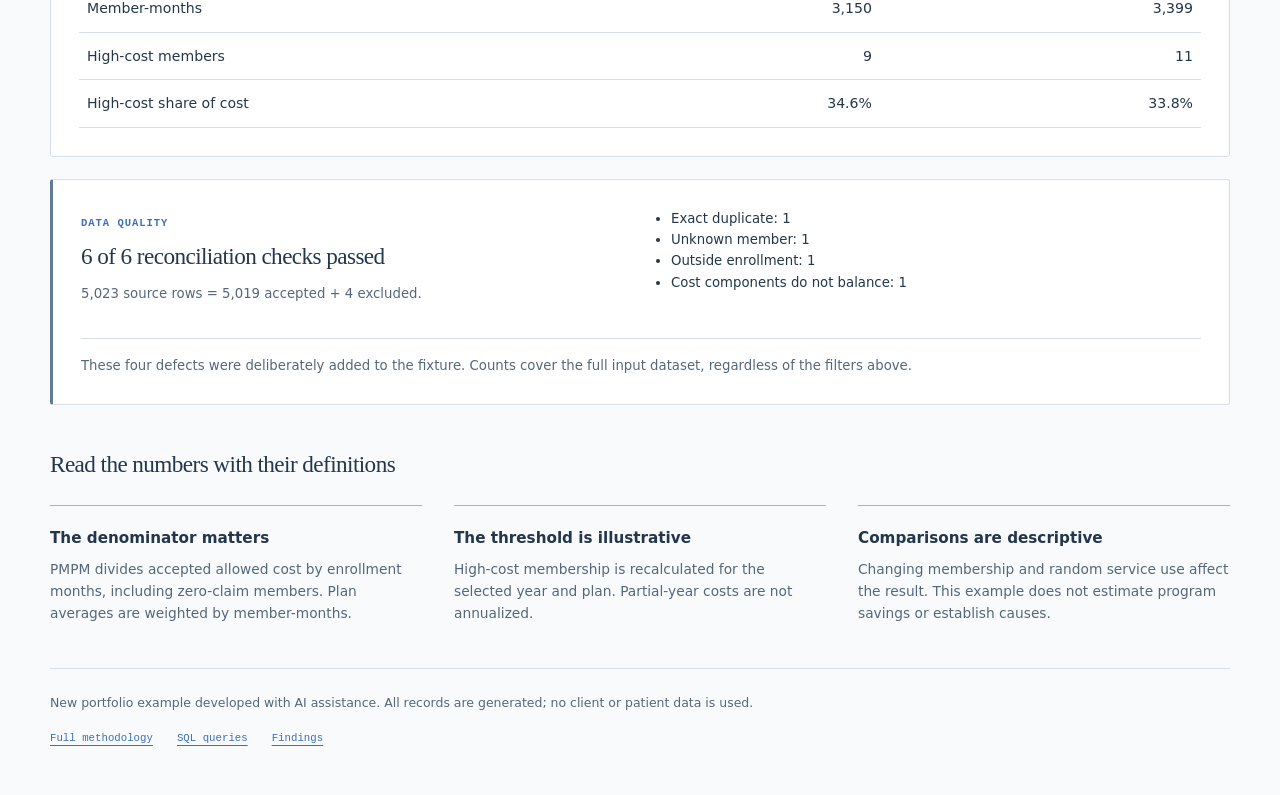
<file: demo/index.html>
<!doctype html>
<html lang="en">
<head>
  <meta charset="utf-8"><meta name="viewport" content="width=device-width, initial-scale=1">
  <title>Claims cost explorer | Devaharsha Gubbala</title>
  <meta name="description" content="Explore a reproducible healthcare claims analytics demonstration using synthetic data, Python and SQL.">
  <link rel="stylesheet" href="dashboard.css?v=navy-1">
</head>
<body>
  <a class="skip" href="#main">Skip to analysis</a>
  <header><a href="https://devaharshagubbala07-hub.github.io/">← Devaharsha Gubbala</a><a href="https://github.com/devaharshagubbala07-hub/healthcare-claims-analytics">View source ↗</a></header>
  <main id="main">
    <div class="intro"><span class="label">Portfolio demonstration · Synthetic data</span><h1>Claims cost explorer</h1><p>Compare spending, enrollment and high-cost concentration across two years. Every figure comes from the accompanying Python and SQL pipeline.</p></div>
    <noscript><p class="notice">Enable JavaScript to use the filters. <a href="https://github.com/devaharshagubbala07-hub/healthcare-claims-analytics/blob/main/outputs/findings.md">Read the static findings on GitHub.</a></p></noscript>
    <div id="error" class="notice" hidden>We couldn’t load the demonstration. <a href="https://github.com/devaharshagubbala07-hub/healthcare-claims-analytics/blob/main/outputs/findings.md">View the findings on GitHub.</a></div>
    <div id="explorer" hidden>
      <form class="filters" aria-label="Analysis filters">
        <label>Reporting year<select id="year"><option value="2025">2025</option><option value="2024">2024</option></select></label>
        <label>Plan design<select id="plan"><option>All plans</option><option>PPO</option><option>HDHP</option></select></label>
        <button type="button" id="reset">Reset filters</button><button type="button" id="download">Download summary CSV</button>
      </form>
      <p id="scope" class="scope" aria-live="polite" aria-atomic="true"></p>
      <section class="metrics" aria-label="Key measures">
        <article><h2>Allowed cost PMPM</h2><strong id="pmpm"></strong><p id="change"></p></article>
        <article><h2>Total allowed cost</h2><strong id="allowed"></strong><p>Plan payment + member payment</p></article>
        <article><h2>Enrolled members</h2><strong id="members"></strong><p id="zero"></p></article>
        <article><h2>Member-months</h2><strong id="months"></strong><p>Includes months without claims</p></article>
      </section>
      <div class="analysis-grid">
        <section class="panel"><div class="panel-title"><h2>Where the cost sits</h2><span>Share of allowed cost</span></div><ul id="services" class="bars"></ul></section>
        <section class="panel"><div class="panel-title"><h2>High-cost concentration</h2><span>Observed annual cost ≥ $50,000</span></div><p class="concentration"><strong id="share"></strong><span>of allowed cost</span></p><progress id="concentration" max="100" aria-label="High-cost share of allowed cost"></progress><p id="concentration-note"></p><div class="inset"><h3>Enrollment sensitivity</h3><p id="sensitivity"></p><small>This is a within-year group, not the same cohort followed across both years.</small></div></section>
      </div>
      <section class="panel comparison"><h2>Compare both years</h2><p id="comparison-label"></p><div class="table-wrap"><table><caption class="sr-only">Annual cost and enrollment comparison</caption><thead><tr><th scope="col">Measure</th><th scope="col">2024</th><th scope="col">2025</th></tr></thead><tbody id="comparison"></tbody></table></div></section>
      <section class="quality panel"><div><span class="label">Data quality</span><h2 id="quality-heading"></h2><p id="quality-counts"></p></div><ul id="exclusions"></ul><p class="quality-note">These four defects were deliberately added to the fixture. Counts cover the full input dataset, regardless of the filters above.</p></section>
      <section class="notes"><h2>Read the numbers with their definitions</h2><div><article><h3>The denominator matters</h3><p>PMPM divides accepted allowed cost by enrollment months, including zero-claim members. Plan averages are weighted by member-months.</p></article><article><h3>The threshold is illustrative</h3><p>High-cost membership is recalculated for the selected year and plan. Partial-year costs are not annualized.</p></article><article><h3>Comparisons are descriptive</h3><p>Changing membership and random service use affect the result. This example does not estimate program savings or establish causes.</p></article></div></section>
    </div>
    <footer><p>New portfolio example developed with AI assistance. All records are generated; no client or patient data is used.</p><p><a href="https://github.com/devaharshagubbala07-hub/healthcare-claims-analytics/blob/main/METHODOLOGY.md">Full methodology</a><a href="https://github.com/devaharshagubbala07-hub/healthcare-claims-analytics/blob/main/sql/annual_summary.sql">SQL queries</a><a href="https://github.com/devaharshagubbala07-hub/healthcare-claims-analytics/blob/main/outputs/findings.md">Findings</a></p></footer>
  </main>
  <script id="analytics-data" type="application/json">{"schema_version": 1, "data_kind": "synthetic", "seed": 20260917, "threshold_dollars": 50000, "annual": [{"year": "2024", "plan": "All plans", "members": 280, "member_months": 3150, "claim_lines": 2404, "allowed_cents": 257571863, "plan_paid_cents": 196398019, "member_paid_cents": 61173844, "zero_claim_members": 22, "high_cost_members": 9, "high_cost_allowed_cents": 89108544, "continuous_members": 227, "continuous_allowed_cents": 225422415, "pmpm": 817.69, "high_cost_share": 34.6, "continuous_pmpm": 827.54}, {"year": "2024", "plan": "HDHP", "members": 94, "member_months": 1056, "claim_lines": 800, "allowed_cents": 96584530, "plan_paid_cents": 67608807, "member_paid_cents": 28975723, "zero_claim_members": 8, "high_cost_members": 3, "high_cost_allowed_cents": 32078229, "continuous_members": 77, "continuous_allowed_cents": 82815055, "pmpm": 914.63, "high_cost_share": 33.21, "continuous_pmpm": 896.27}, {"year": "2024", "plan": "PPO", "members": 186, "member_months": 2094, "claim_lines": 1604, "allowed_cents": 160987333, "plan_paid_cents": 128789212, "member_paid_cents": 32198121, "zero_claim_members": 14, "high_cost_members": 6, "high_cost_allowed_cents": 57030315, "continuous_members": 150, "continuous_allowed_cents": 142607360, "pmpm": 768.8, "high_cost_share": 35.43, "continuous_pmpm": 792.26}, {"year": "2025", "plan": "All plans", "members": 300, "member_months": 3399, "claim_lines": 2615, "allowed_cents": 324661966, "plan_paid_cents": 250165740, "member_paid_cents": 74496226, "zero_claim_members": 23, "high_cost_members": 11, "high_cost_allowed_cents": 109662233, "continuous_members": 248, "continuous_allowed_cents": 275931880, "pmpm": 955.17, "high_cost_share": 33.78, "continuous_pmpm": 927.19}, {"year": "2025", "plan": "HDHP", "members": 100, "member_months": 1143, "claim_lines": 898, "allowed_cents": 95627446, "plan_paid_cents": 66938804, "member_paid_cents": 28688642, "zero_claim_members": 8, "high_cost_members": 3, "high_cost_allowed_cents": 29578328, "continuous_members": 84, "continuous_allowed_cents": 84372632, "pmpm": 836.64, "high_cost_share": 30.93, "continuous_pmpm": 837.03}, {"year": "2025", "plan": "PPO", "members": 200, "member_months": 2256, "claim_lines": 1717, "allowed_cents": 229034520, "plan_paid_cents": 183226936, "member_paid_cents": 45807584, "zero_claim_members": 15, "high_cost_members": 8, "high_cost_allowed_cents": 80083905, "continuous_members": 164, "continuous_allowed_cents": 191559248, "pmpm": 1015.22, "high_cost_share": 34.97, "continuous_pmpm": 973.37}], "services": [{"year": "2024", "plan": "All plans", "service_category": "Inpatient", "claim_lines": 31, "allowed_cents": 129771300}, {"year": "2024", "plan": "All plans", "service_category": "Outpatient", "claim_lines": 547, "allowed_cents": 74919812}, {"year": "2024", "plan": "All plans", "service_category": "Pharmacy", "claim_lines": 969, "allowed_cents": 21313833}, {"year": "2024", "plan": "All plans", "service_category": "Emergency", "claim_lines": 85, "allowed_cents": 19753951}, {"year": "2024", "plan": "All plans", "service_category": "Professional", "claim_lines": 772, "allowed_cents": 11812967}, {"year": "2024", "plan": "HDHP", "service_category": "Inpatient", "claim_lines": 15, "allowed_cents": 53191043}, {"year": "2024", "plan": "HDHP", "service_category": "Outpatient", "claim_lines": 179, "allowed_cents": 26077677}, {"year": "2024", "plan": "HDHP", "service_category": "Pharmacy", "claim_lines": 327, "allowed_cents": 7243320}, {"year": "2024", "plan": "HDHP", "service_category": "Emergency", "claim_lines": 26, "allowed_cents": 6215343}, {"year": "2024", "plan": "HDHP", "service_category": "Professional", "claim_lines": 253, "allowed_cents": 3857147}, {"year": "2024", "plan": "PPO", "service_category": "Inpatient", "claim_lines": 16, "allowed_cents": 76580257}, {"year": "2024", "plan": "PPO", "service_category": "Outpatient", "claim_lines": 368, "allowed_cents": 48842135}, {"year": "2024", "plan": "PPO", "service_category": "Pharmacy", "claim_lines": 642, "allowed_cents": 14070513}, {"year": "2024", "plan": "PPO", "service_category": "Emergency", "claim_lines": 59, "allowed_cents": 13538608}, {"year": "2024", "plan": "PPO", "service_category": "Professional", "claim_lines": 519, "allowed_cents": 7955820}, {"year": "2025", "plan": "All plans", "service_category": "Inpatient", "claim_lines": 45, "allowed_cents": 175846230}, {"year": "2025", "plan": "All plans", "service_category": "Outpatient", "claim_lines": 599, "allowed_cents": 89618691}, {"year": "2025", "plan": "All plans", "service_category": "Pharmacy", "claim_lines": 1024, "allowed_cents": 24022977}, {"year": "2025", "plan": "All plans", "service_category": "Emergency", "claim_lines": 89, "allowed_cents": 21673271}, {"year": "2025", "plan": "All plans", "service_category": "Professional", "claim_lines": 858, "allowed_cents": 13500797}, {"year": "2025", "plan": "HDHP", "service_category": "Inpatient", "claim_lines": 14, "allowed_cents": 45711308}, {"year": "2025", "plan": "HDHP", "service_category": "Outpatient", "claim_lines": 203, "allowed_cents": 29122489}, {"year": "2025", "plan": "HDHP", "service_category": "Pharmacy", "claim_lines": 354, "allowed_cents": 8313895}, {"year": "2025", "plan": "HDHP", "service_category": "Emergency", "claim_lines": 32, "allowed_cents": 7810901}, {"year": "2025", "plan": "HDHP", "service_category": "Professional", "claim_lines": 295, "allowed_cents": 4668853}, {"year": "2025", "plan": "PPO", "service_category": "Inpatient", "claim_lines": 31, "allowed_cents": 130134922}, {"year": "2025", "plan": "PPO", "service_category": "Outpatient", "claim_lines": 396, "allowed_cents": 60496202}, {"year": "2025", "plan": "PPO", "service_category": "Pharmacy", "claim_lines": 670, "allowed_cents": 15709082}, {"year": "2025", "plan": "PPO", "service_category": "Emergency", "claim_lines": 57, "allowed_cents": 13862370}, {"year": "2025", "plan": "PPO", "service_category": "Professional", "claim_lines": 563, "allowed_cents": 8831944}], "quality": {"raw_rows": 5023, "accepted_rows": 5019, "excluded_rows": 4, "exclusions": {"exact_duplicate": 1, "unknown_member": 1, "outside_enrollment": 1, "cost_components_do_not_balance": 1}, "checks": {"source_row_reconciliation": true, "foreign_keys": true, "member_month_reconciliation": true, "cost_component_reconciliation": true, "service_cost_reconciliation": true, "plan_cost_reconciliation": true}}}</script>
  <script src="dashboard.js"></script>
</body>
</html>
</file>
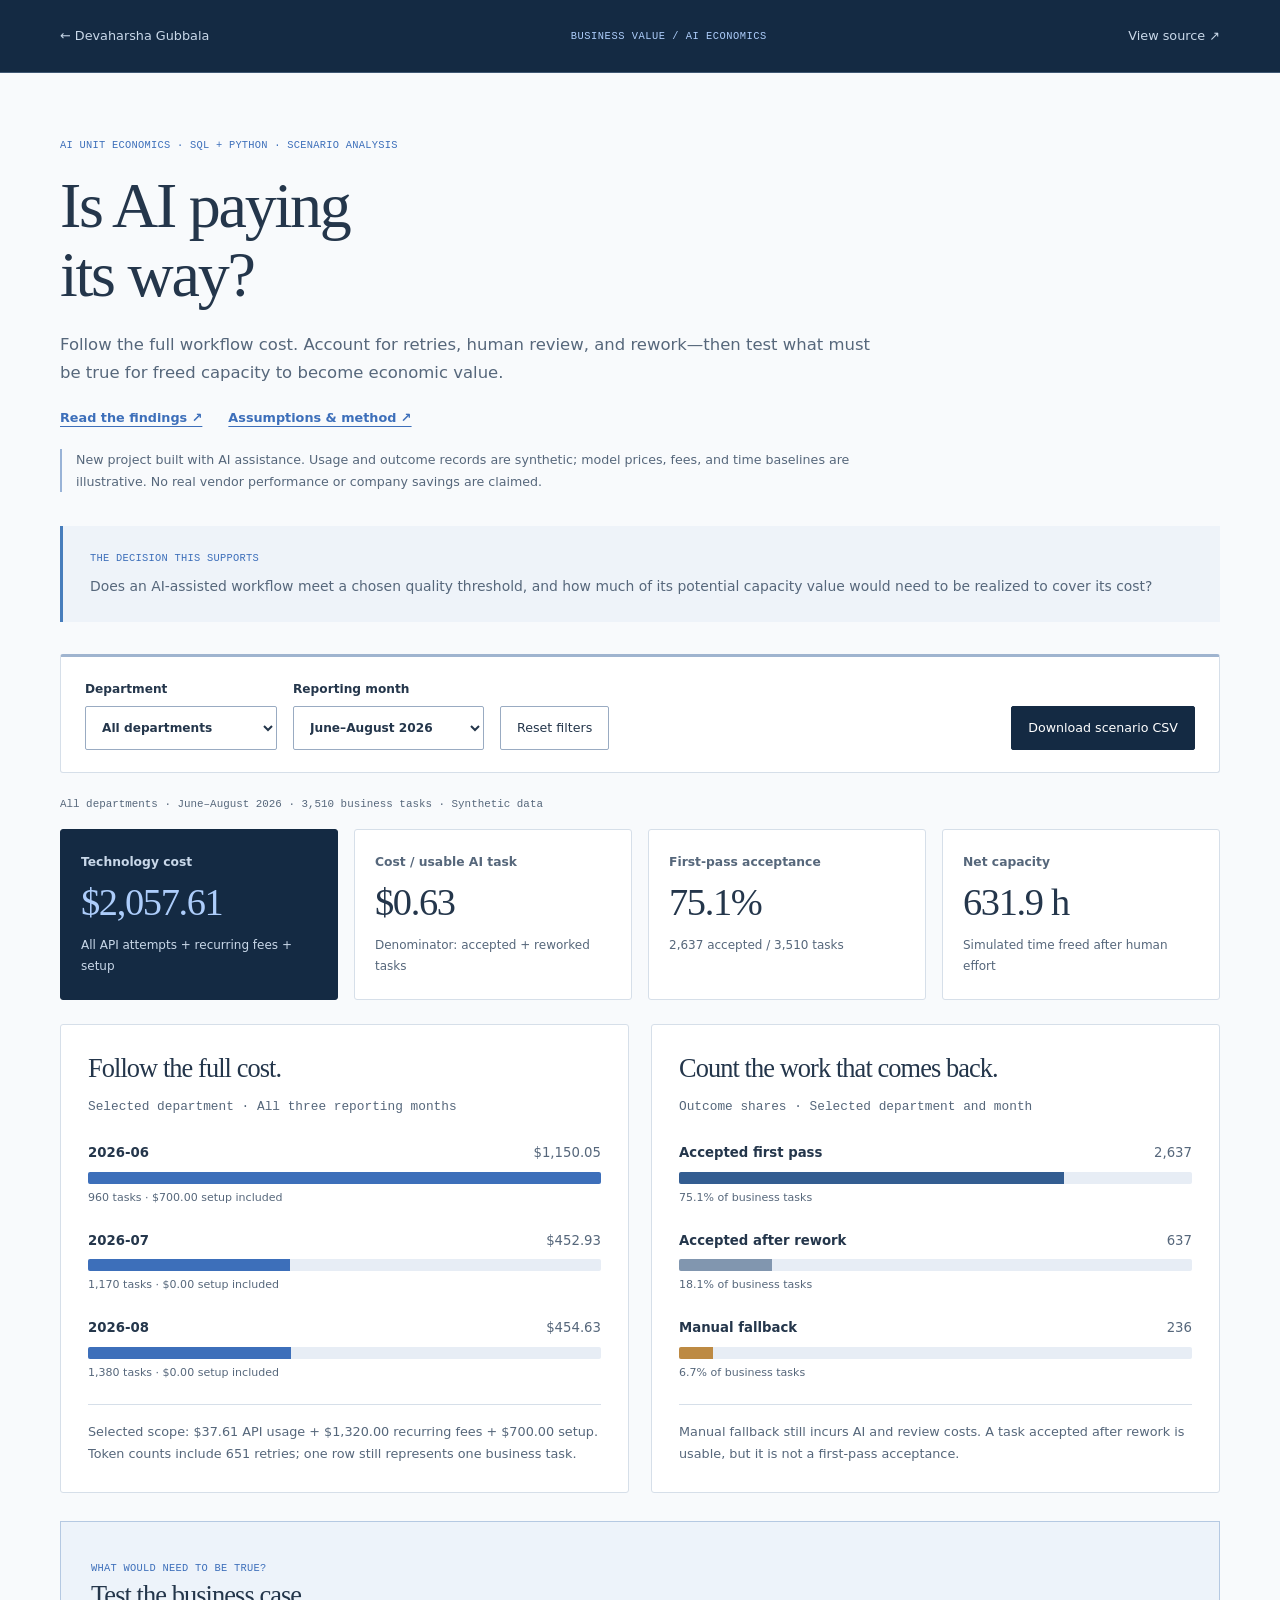
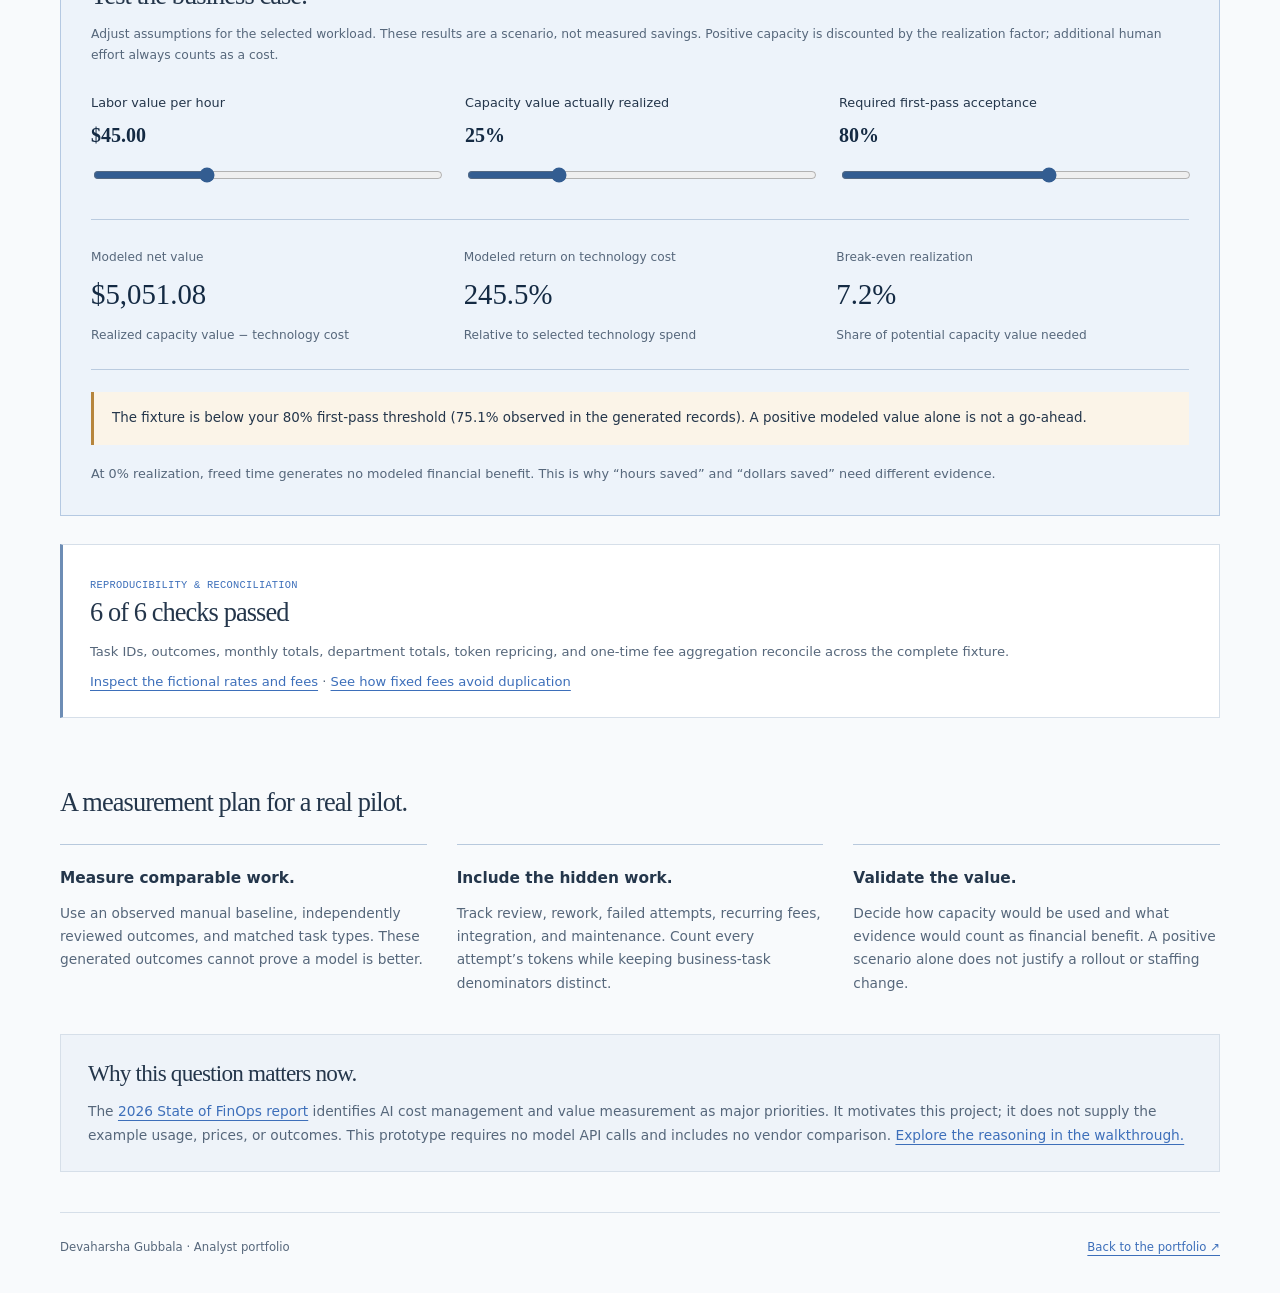
<file: projects/ai-value/index.html>
<!doctype html><html lang="en"><head><meta charset="utf-8"><meta name="viewport" content="width=device-width,initial-scale=1"><meta name="theme-color" content="#142a43"><title>AI spend & value monitor | Devaharsha Gubbala</title><meta name="description" content="AI spend & value monitor: a reproducible analyst portfolio project with Python, SQL, documented sources and interactive analysis."><link rel="stylesheet" href="styles.css?v=1"></head><body><a class="skip" href="#main">Skip to analysis</a><header class="site-top"><div class="top-inner"><a href="https://devaharshagubbala07-hub.github.io/?v=current-projects-1#more-projects">← Devaharsha Gubbala</a><span class="top-title">Business value / AI economics</span><a href="https://github.com/devaharshagubbala07-hub/ai-spend-value-monitor">View source ↗</a></div></header><main id="main"><section class="intro"><span class="eyebrow">AI unit economics · SQL + Python · Scenario analysis</span><h1>Is AI paying<br>its way?</h1><p>Follow the full workflow cost. Account for retries, human review, and rework—then test what must be true for freed capacity to become economic value.</p><div class="intro-links"><a href="https://github.com/devaharshagubbala07-hub/ai-spend-value-monitor/blob/main/outputs/findings.md">Read the findings ↗</a><a href="https://github.com/devaharshagubbala07-hub/ai-spend-value-monitor/blob/main/METHODOLOGY.md">Assumptions & method ↗</a></div><p class="provenance">New project built with AI assistance. Usage and outcome records are synthetic; model prices, fees, and time baselines are illustrative. No real vendor performance or company savings are claimed.</p></section>
<div class="question"><span class="eyebrow">The decision this supports</span><p>Does an AI-assisted workflow meet a chosen quality threshold, and how much of its potential capacity value would need to be realized to cover its cost?</p></div><noscript><p class="notice">Enable JavaScript to explore the analysis, or <a href="https://github.com/devaharshagubbala07-hub/ai-spend-value-monitor/blob/main/outputs/findings.md">read the findings</a>.</p></noscript><p id="error" class="notice" hidden>The analysis could not load. <a href="https://github.com/devaharshagubbala07-hub/ai-spend-value-monitor/blob/main/outputs/findings.md">Read the findings on GitHub.</a></p>
<div id="explorer" hidden><form class="filters" aria-label="AI workload filters"><label>Department<select id="department"><option>All departments</option><option>Customer support</option><option>Document review</option><option>Internal research</option></select></label><label>Reporting month<select id="month"><option value="All months">June–August 2026</option><option value="2026-06">June 2026</option><option value="2026-07">July 2026</option><option value="2026-08">August 2026</option></select></label><button id="reset" type="button">Reset filters</button><button id="download" type="button">Download scenario CSV</button></form><p id="scope" class="scope" aria-live="polite"></p>
<section class="kpis" aria-label="Workflow measures"><article class="kpi"><h2>Technology cost</h2><strong id="cost"></strong><p>All API attempts + recurring fees + setup</p></article><article class="kpi"><h2>Cost / usable AI task</h2><strong id="unit-cost"></strong><p>Denominator: accepted + reworked tasks</p></article><article class="kpi"><h2>First-pass acceptance</h2><strong id="acceptance"></strong><p id="acceptance-note"></p></article><article class="kpi"><h2>Net capacity</h2><strong id="capacity"></strong><p>Simulated time freed after human effort</p></article></section>
<div class="panels"><section class="panel"><h2>Follow the full cost.</h2><p class="panel-sub">Selected department · All three reporting months</p><ul id="trend" class="bar-list"></ul><p id="cost-note" class="note"></p></section><section class="panel"><h2>Count the work that comes back.</h2><p class="panel-sub">Outcome shares · Selected department and month</p><ul id="outcomes" class="bar-list"></ul><p class="note">Manual fallback still incurs AI and review costs. A task accepted after rework is usable, but it is not a first-pass acceptance.</p></section></div>
<section class="scenario-box"><span class="eyebrow">What would need to be true?</span><h2>Test the business case.</h2><p class="source-note">Adjust assumptions for the selected workload. These results are a scenario, not measured savings. Positive capacity is discounted by the realization factor; additional human effort always counts as a cost.</p><div class="scenario-controls"><label for="hourly">Labor value per hour<output id="hourly-label" for="hourly">$45</output><input id="hourly" type="range" min="10" max="120" step="1" value="45"></label><label for="realization">Capacity value actually realized<output id="realization-label" for="realization">25%</output><input id="realization" type="range" min="0" max="100" step="1" value="25"></label><label for="threshold">Required first-pass acceptance<output id="threshold-label" for="threshold">80%</output><input id="threshold" type="range" min="50" max="100" step="1" value="80"></label></div><div class="scenario-results" aria-live="polite"><div><span>Modeled net value</span><strong id="net-value"></strong><small>Realized capacity value − technology cost</small></div><div><span>Modeled return on technology cost</span><strong id="roi"></strong><small>Relative to selected technology spend</small></div><div><span>Break-even realization</span><strong id="break-even"></strong><small>Share of potential capacity value needed</small></div></div><p id="decision" class="decision"></p><p class="readout-note">At 0% realization, freed time generates no modeled financial benefit. This is why “hours saved” and “dollars saved” need different evidence.</p></section>
<section class="quality"><span class="eyebrow">Reproducibility & reconciliation</span><h2 id="checks"></h2><p id="quality"></p><p><a href="https://github.com/devaharshagubbala07-hub/ai-spend-value-monitor/blob/main/assumptions.json">Inspect the fictional rates and fees</a> · <a href="https://github.com/devaharshagubbala07-hub/ai-spend-value-monitor/blob/main/sql/fee_summary.sql">See how fixed fees avoid duplication</a></p></section></div>
<section class="methodology"><h2>A measurement plan for a real pilot.</h2><div class="method-grid"><article><h3>Measure comparable work.</h3><p>Use an observed manual baseline, independently reviewed outcomes, and matched task types. These generated outcomes cannot prove a model is better.</p></article><article><h3>Include the hidden work.</h3><p>Track review, rework, failed attempts, recurring fees, integration, and maintenance. Count every attempt’s tokens while keeping business-task denominators distinct.</p></article><article><h3>Validate the value.</h3><p>Decide how capacity would be used and what evidence would count as financial benefit. A positive scenario alone does not justify a rollout or staffing change.</p></article></div></section>
<section class="limits"><h2>Why this question matters now.</h2><p>The <a href="https://data.finops.org/">2026 State of FinOps report</a> identifies AI cost management and value measurement as major priorities. It motivates this project; it does not supply the example usage, prices, or outcomes. This prototype requires no model API calls and includes no vendor comparison. <a href="https://github.com/devaharshagubbala07-hub/ai-spend-value-monitor/blob/main/WALKTHROUGH.md">Explore the reasoning in the walkthrough.</a></p></section></main><footer><p>Devaharsha Gubbala · Analyst portfolio</p><a href="https://devaharshagubbala07-hub.github.io/?v=current-projects-1#more-projects">Back to the portfolio ↗</a></footer><script src="dashboard.js?v=1" defer></script></body></html>
</file>
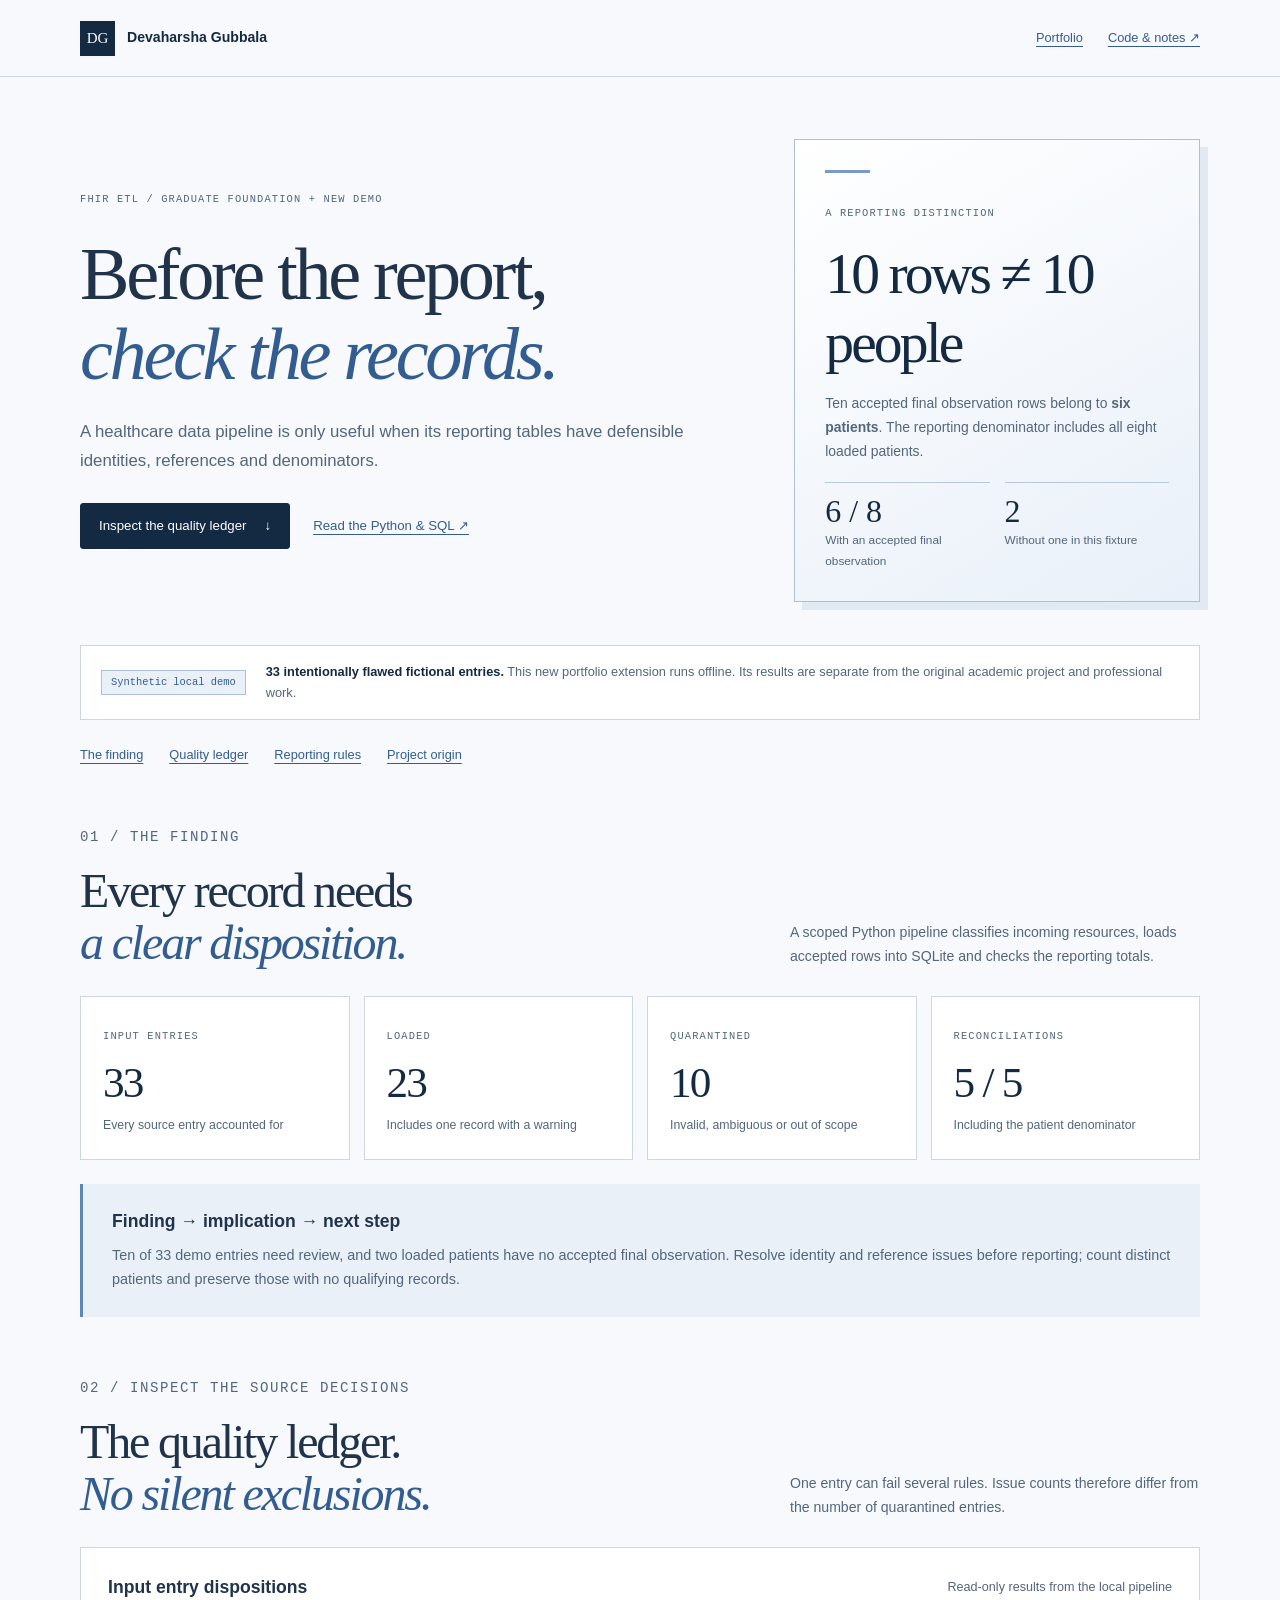
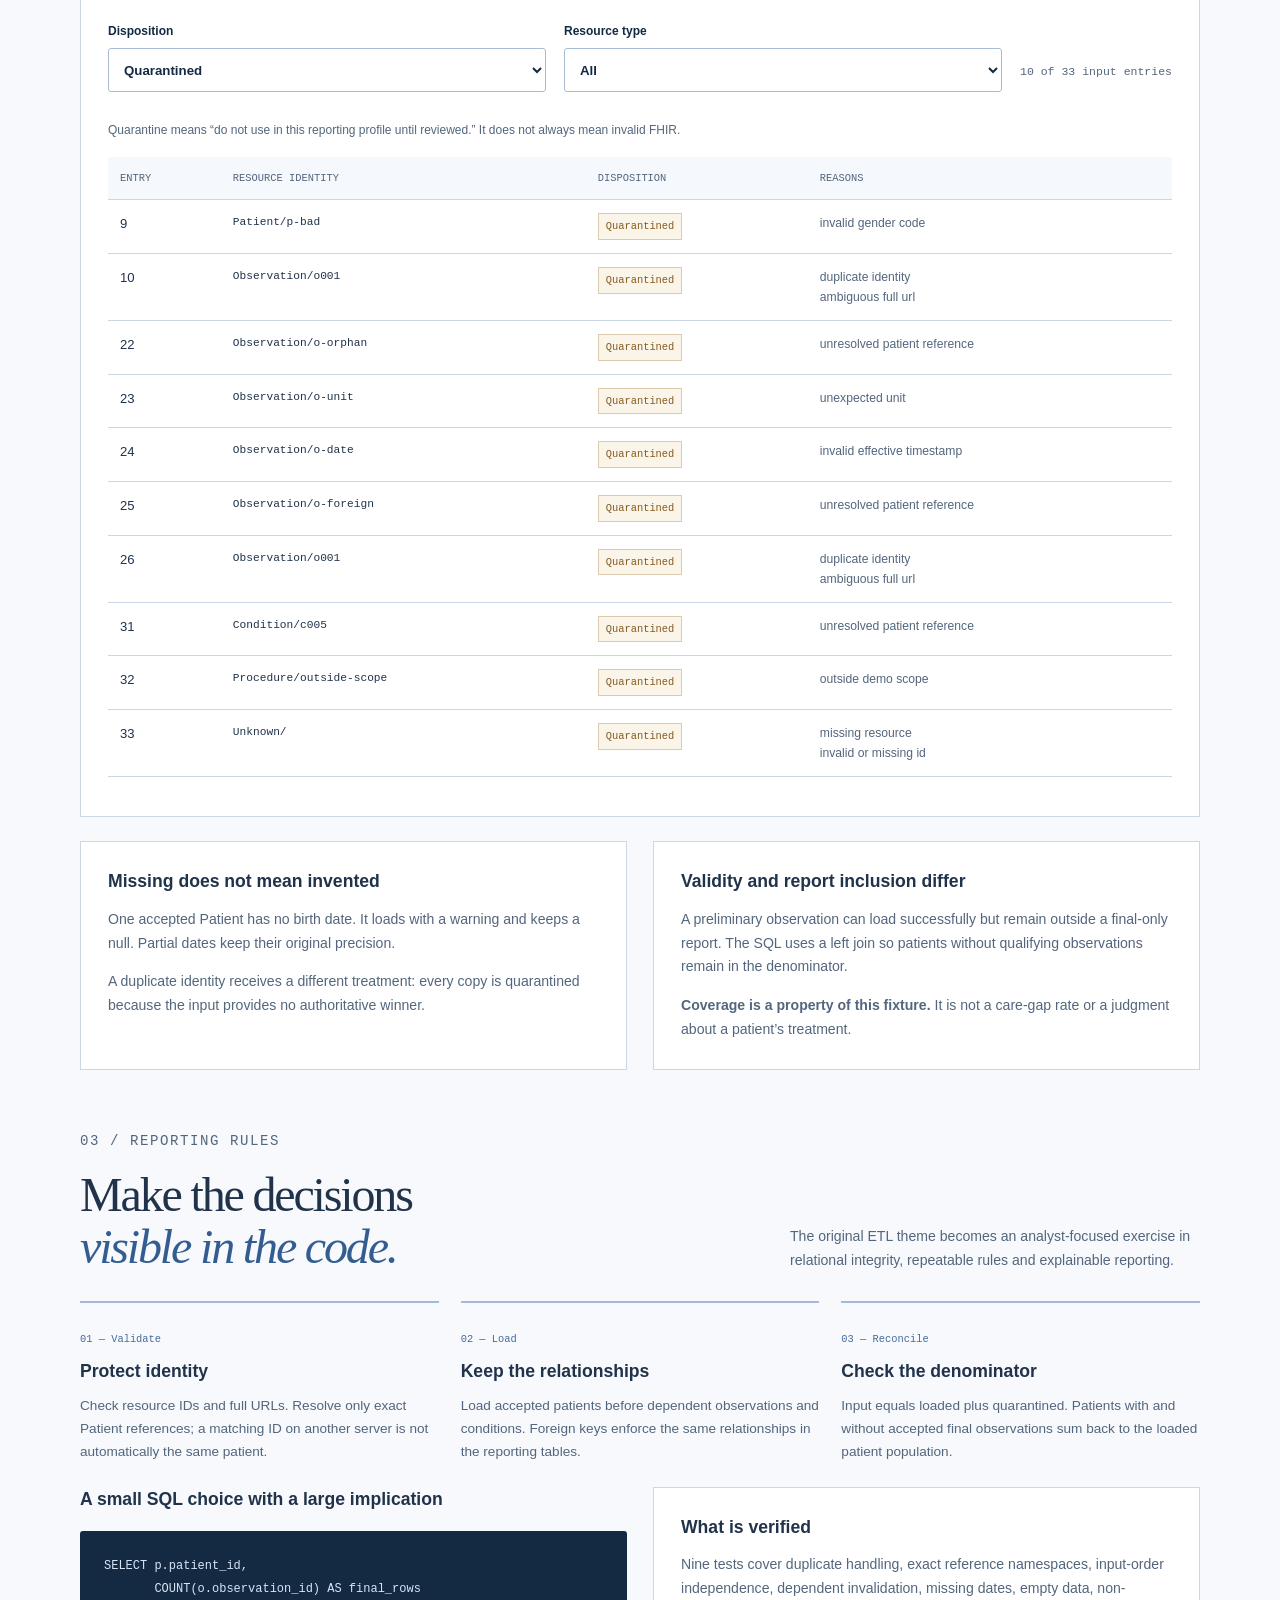
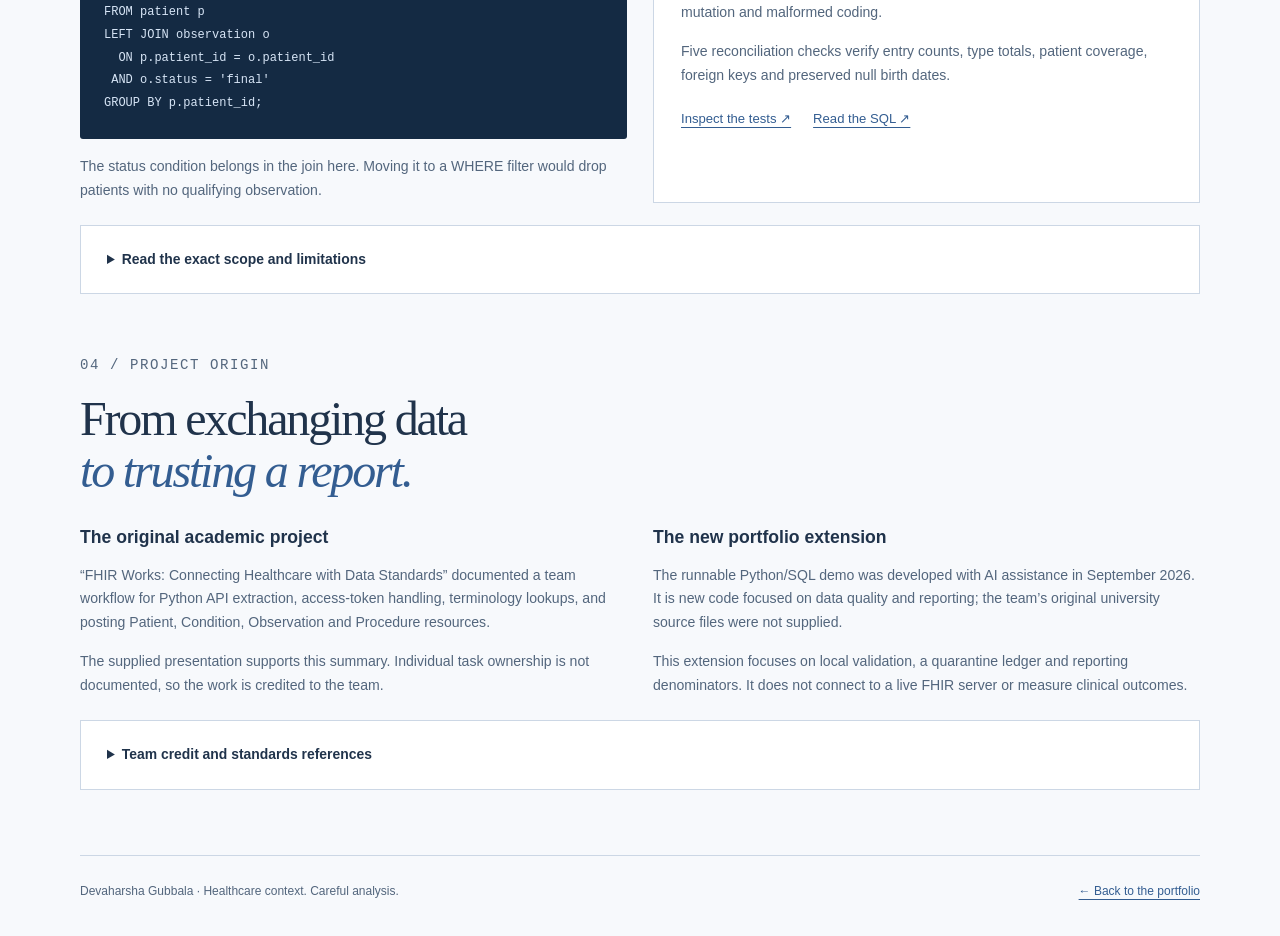
<file: projects/fhir-quality/index.html>
<!doctype html>
<html lang="en"><head><meta charset="utf-8"><meta name="viewport" content="width=device-width,initial-scale=1">
<title>FHIR ETL &amp; data quality | Devaharsha Gubbala</title><meta name="description" content="An academic FHIR project extended with an offline Python and SQL demo: record validation, a quarantine ledger and patient-level reporting denominators.">
<meta name="theme-color" content="#142a43"><link rel="canonical" href="https://devaharshagubbala07-hub.github.io/projects/fhir-quality/">
<meta property="og:type" content="website"><meta property="og:title" content="FHIR ETL &amp; data quality | Devaharsha Gubbala">
<meta property="og:description" content="An academic FHIR project extended with an offline Python and SQL demo: record validation, a quarantine ledger and patient-level reporting denominators."><meta property="og:url" content="https://devaharshagubbala07-hub.github.io/projects/fhir-quality/">
<link rel="icon" href="../../favicon.svg" type="image/svg+xml">
<script>try{if(localStorage.getItem('dg-portfolio-motion')==='off')document.documentElement.dataset.motion='off';}catch(e){}</script>
<link rel="stylesheet" href="../case-study.css?v=academic-20260925-2"></head>
<body><a class="skip" href="#main">Skip to content</a>
<header class="topbar"><div class="wrap"><a class="brand" href="../../"><span aria-hidden="true">DG</span>Devaharsha Gubbala</a><nav class="top-links" aria-label="Case study navigation"><a href="../../#academic">Portfolio</a><a class="extra" href="https://github.com/devaharshagubbala07-hub/devaharshagubbala07-hub.github.io/tree/main/projects/fhir-quality">Code &amp; notes ↗</a></nav></div></header>
<main id="main" class="wrap">
<section class="hero"><div><p class="eyebrow">FHIR ETL / Graduate foundation + new demo</p><h1>Before the report,<br><em>check the records.</em></h1><p class="lede">A healthcare data pipeline is only useful when its reporting tables have defensible identities, references and denominators.</p><div class="hero-links"><a class="button" href="#explore">Inspect the quality ledger <span aria-hidden="true">↓</span></a><a href="https://github.com/devaharshagubbala07-hub/devaharshagubbala07-hub.github.io/tree/main/projects/fhir-quality">Read the Python &amp; SQL ↗</a></div></div><aside class="hero-note"><span class="mono">A reporting distinction</span><span class="big-number">10 rows ≠ 10 people</span><p>Ten accepted final observation rows belong to <strong>six patients</strong>. The reporting denominator includes all eight loaded patients.</p><div class="mini-counts"><div><strong>6 / 8</strong>With an accepted final observation</div><div><strong>2</strong>Without one in this fixture</div></div></aside></section>
<div class="source-strip"><span class="badge">Synthetic local demo</span><p><strong>33 intentionally flawed fictional entries.</strong> This new portfolio extension runs offline. Its results are separate from the original academic project and professional work.</p></div>
<nav class="section-nav" aria-label="On this page"><a href="#overview">The finding</a><a href="#explore">Quality ledger</a><a href="#method">Reporting rules</a><a href="#origin">Project origin</a></nav>
<section id="overview" class="case-section"><div class="section-heading"><div><p class="eyebrow">01 / The finding</p><h2>Every record needs<br><em>a clear disposition.</em></h2></div><p>A scoped Python pipeline classifies incoming resources, loads accepted rows into SQLite and checks the reporting totals.</p></div>
<div class="kpis"><div class="kpi"><span class="kicker">Input entries</span><strong>33</strong><p>Every source entry accounted for</p></div><div class="kpi"><span class="kicker">Loaded</span><strong>23</strong><p>Includes one record with a warning</p></div><div class="kpi"><span class="kicker">Quarantined</span><strong>10</strong><p>Invalid, ambiguous or out of scope</p></div><div class="kpi"><span class="kicker">Reconciliations</span><strong>5 / 5</strong><p>Including the patient denominator</p></div></div>
<div class="takeaway"><h3>Finding → implication → next step</h3><p>Ten of 33 demo entries need review, and two loaded patients have no accepted final observation. Resolve identity and reference issues before reporting; count distinct patients and preserve those with no qualifying records.</p></div></section>
<section id="explore" class="case-section"><div class="section-heading"><div><p class="eyebrow">02 / Inspect the source decisions</p><h2>The quality ledger.<br><em>No silent exclusions.</em></h2></div><p>One entry can fail several rules. Issue counts therefore differ from the number of quarantined entries.</p></div>
<div class="panel"><div class="panel-title"><h3>Input entry dispositions</h3><p>Read-only results from the local pipeline</p></div><div class="filters"><label for="disposition">Disposition<select id="disposition" disabled><option>All</option><option selected>Quarantined</option><option>Loaded</option><option>Loaded with warning</option></select></label><label for="resource-type">Resource type<select id="resource-type" disabled><option>All</option><option>Condition</option><option>Observation</option><option>Patient</option><option>Procedure</option><option>Unknown</option></select></label><p id="ledger-count" class="count" role="status">10 of 33 input entries</p></div>
<p class="mobile-table-note">Scroll the table sideways to read the status and reasons.</p><div class="table-wrap" role="region" aria-label="Quality ledger" tabindex="0"><table class="ledger"><caption>Quarantine means “do not use in this reporting profile until reviewed.” It does not always mean invalid FHIR.</caption><thead><tr><th>Entry</th><th>Resource identity</th><th>Disposition</th><th>Reasons</th></tr></thead><tbody id="ledger-body"><tr><td>9</td><td>Patient/p-bad</td><td><span class="status quarantined">Quarantined</span></td><td><span class="reason">invalid gender code</span></td></tr><tr><td>10</td><td>Observation/o001</td><td><span class="status quarantined">Quarantined</span></td><td><span class="reason">duplicate identity</span><span class="reason">ambiguous full url</span></td></tr><tr><td>22</td><td>Observation/o-orphan</td><td><span class="status quarantined">Quarantined</span></td><td><span class="reason">unresolved patient reference</span></td></tr><tr><td>23</td><td>Observation/o-unit</td><td><span class="status quarantined">Quarantined</span></td><td><span class="reason">unexpected unit</span></td></tr><tr><td>24</td><td>Observation/o-date</td><td><span class="status quarantined">Quarantined</span></td><td><span class="reason">invalid effective timestamp</span></td></tr><tr><td>25</td><td>Observation/o-foreign</td><td><span class="status quarantined">Quarantined</span></td><td><span class="reason">unresolved patient reference</span></td></tr><tr><td>26</td><td>Observation/o001</td><td><span class="status quarantined">Quarantined</span></td><td><span class="reason">duplicate identity</span><span class="reason">ambiguous full url</span></td></tr><tr><td>31</td><td>Condition/c005</td><td><span class="status quarantined">Quarantined</span></td><td><span class="reason">unresolved patient reference</span></td></tr><tr><td>32</td><td>Procedure/outside-scope</td><td><span class="status quarantined">Quarantined</span></td><td><span class="reason">outside demo scope</span></td></tr><tr><td>33</td><td>Unknown/</td><td><span class="status quarantined">Quarantined</span></td><td><span class="reason">missing resource</span><span class="reason">invalid or missing id</span></td></tr></tbody></table></div><p id="load-note" class="error-note" role="status"></p><noscript><p class="no-js">JavaScript enables filtering. The default quarantine ledger remains available.</p></noscript></div>
<div class="body-grid inset"><article class="panel"><h3>Missing does not mean invented</h3><p>One accepted Patient has no birth date. It loads with a warning and keeps a null. Partial dates keep their original precision.</p><p>A duplicate identity receives a different treatment: every copy is quarantined because the input provides no authoritative winner.</p></article><article class="panel"><h3>Validity and report inclusion differ</h3><p>A preliminary observation can load successfully but remain outside a final-only report. The SQL uses a left join so patients without qualifying observations remain in the denominator.</p><p><strong>Coverage is a property of this fixture.</strong> It is not a care-gap rate or a judgment about a patient’s treatment.</p></article></div></section>
<section id="method" class="case-section"><div class="section-heading"><div><p class="eyebrow">03 / Reporting rules</p><h2>Make the decisions<br><em>visible in the code.</em></h2></div><p>The original ETL theme becomes an analyst-focused exercise in relational integrity, repeatable rules and explainable reporting.</p></div>
<div class="compact-cards"><article><span class="method-number">01 — Validate</span><h3>Protect identity</h3><p>Check resource IDs and full URLs. Resolve only exact Patient references; a matching ID on another server is not automatically the same patient.</p></article><article><span class="method-number">02 — Load</span><h3>Keep the relationships</h3><p>Load accepted patients before dependent observations and conditions. Foreign keys enforce the same relationships in the reporting tables.</p></article><article><span class="method-number">03 — Reconcile</span><h3>Check the denominator</h3><p>Input equals loaded plus quarantined. Patients with and without accepted final observations sum back to the loaded patient population.</p></article></div>
<div class="body-grid inset"><div><h3>A small SQL choice with a large implication</h3><pre class="code-sample"><code>SELECT p.patient_id,
       COUNT(o.observation_id) AS final_rows
FROM patient p
LEFT JOIN observation o
  ON p.patient_id = o.patient_id
 AND o.status = 'final'
GROUP BY p.patient_id;</code></pre><p class="footnote">The status condition belongs in the join here. Moving it to a WHERE filter would drop patients with no qualifying observation.</p></div><div class="panel"><h3>What is verified</h3><p>Nine tests cover duplicate handling, exact reference namespaces, input-order independence, dependent invalidation, missing dates, empty data, non-mutation and malformed coding.</p><p>Five reconciliation checks verify entry counts, type totals, patient coverage, foreign keys and preserved null birth dates.</p><div class="source-links"><a href="https://github.com/devaharshagubbala07-hub/devaharshagubbala07-hub.github.io/blob/main/projects/fhir-quality/test_pipeline.py">Inspect the tests ↗</a><a href="https://github.com/devaharshagubbala07-hub/devaharshagubbala07-hub.github.io/tree/main/projects/fhir-quality/sql">Read the SQL ↗</a></div></div></div>
<details class="evidence"><summary>Read the exact scope and limitations</summary><p>This local profile supports Patient, scalar heart-rate Observation and single-coding Condition resources in a collection Bundle. Observations require LOINC 8867-4, UCUM /min and a timestamp with timezone. Conditions use a fictional code system. All data is invented.</p><p>The pipeline preserves coding namespaces and performs no SNOMED remapping. It does not implement full FHIR conformance, terminology validation, API extraction, authentication, pagination, clinical plausibility or production security. An otherwise valid FHIR resource can be out of scope here.</p><p>The reporting rule includes status exactly “final”; amended and corrected observations are not included. Missing optional demographics stay null. Birth-date plausibility uses the fixture reference date of January 31, 2026.</p><div class="source-links"><a href="outputs/findings.md">Written findings ↗</a><a href="outputs/summary.json">Full results ↗</a><a href="data/demo-bundle.json" download>Download the fixture ↓</a></div></details></section>
<section id="origin" class="case-section"><div class="section-heading"><div><p class="eyebrow">04 / Project origin</p><h2>From exchanging data<br><em>to trusting a report.</em></h2></div><p></p></div>
<div class="body-grid"><article><h3>The original academic project</h3><p>“FHIR Works: Connecting Healthcare with Data Standards” documented a team workflow for Python API extraction, access-token handling, terminology lookups, and posting Patient, Condition, Observation and Procedure resources.</p><p>The supplied presentation supports this summary. Individual task ownership is not documented, so the work is credited to the team.</p></article><article><h3>The new portfolio extension</h3><p>The runnable Python/SQL demo was developed with AI assistance in September 2026. It is new code focused on data quality and reporting; the team’s original university source files were not supplied.</p><p>This extension focuses on local validation, a quarantine ledger and reporting denominators. It does not connect to a live FHIR server or measure clinical outcomes.</p></article></div>
<details class="evidence"><summary>Team credit and standards references</summary><p><strong>Original team:</strong> Vaishnavi Medasani, Sai Pallavi Bramhanapalli, Nigama Pervala, Yugala Ramula and Devaharsha Gubbala.</p><p>The original annotated deck remains separate from the published demo. The implementation uses a deliberately narrow R4 reporting profile; these references document the broader standard.</p><div class="source-links"><a href="https://hl7.org/fhir/R4/bundle.html">HL7 Bundle ↗</a><a href="https://hl7.org/fhir/R4/references.html">Resource references ↗</a><a href="https://hl7.org/fhir/R4/observation-vitalsigns.html">Vital signs ↗</a><a href="provenance.json">Academic provenance ↗</a></div></details></section></main>
<footer class="footer wrap"><p>Devaharsha Gubbala · Healthcare context. Careful analysis.</p><a href="../../#academic">← Back to the portfolio</a></footer>
<script src="dashboard.js?v=academic-20260925-2" defer></script></body></html>
</file>
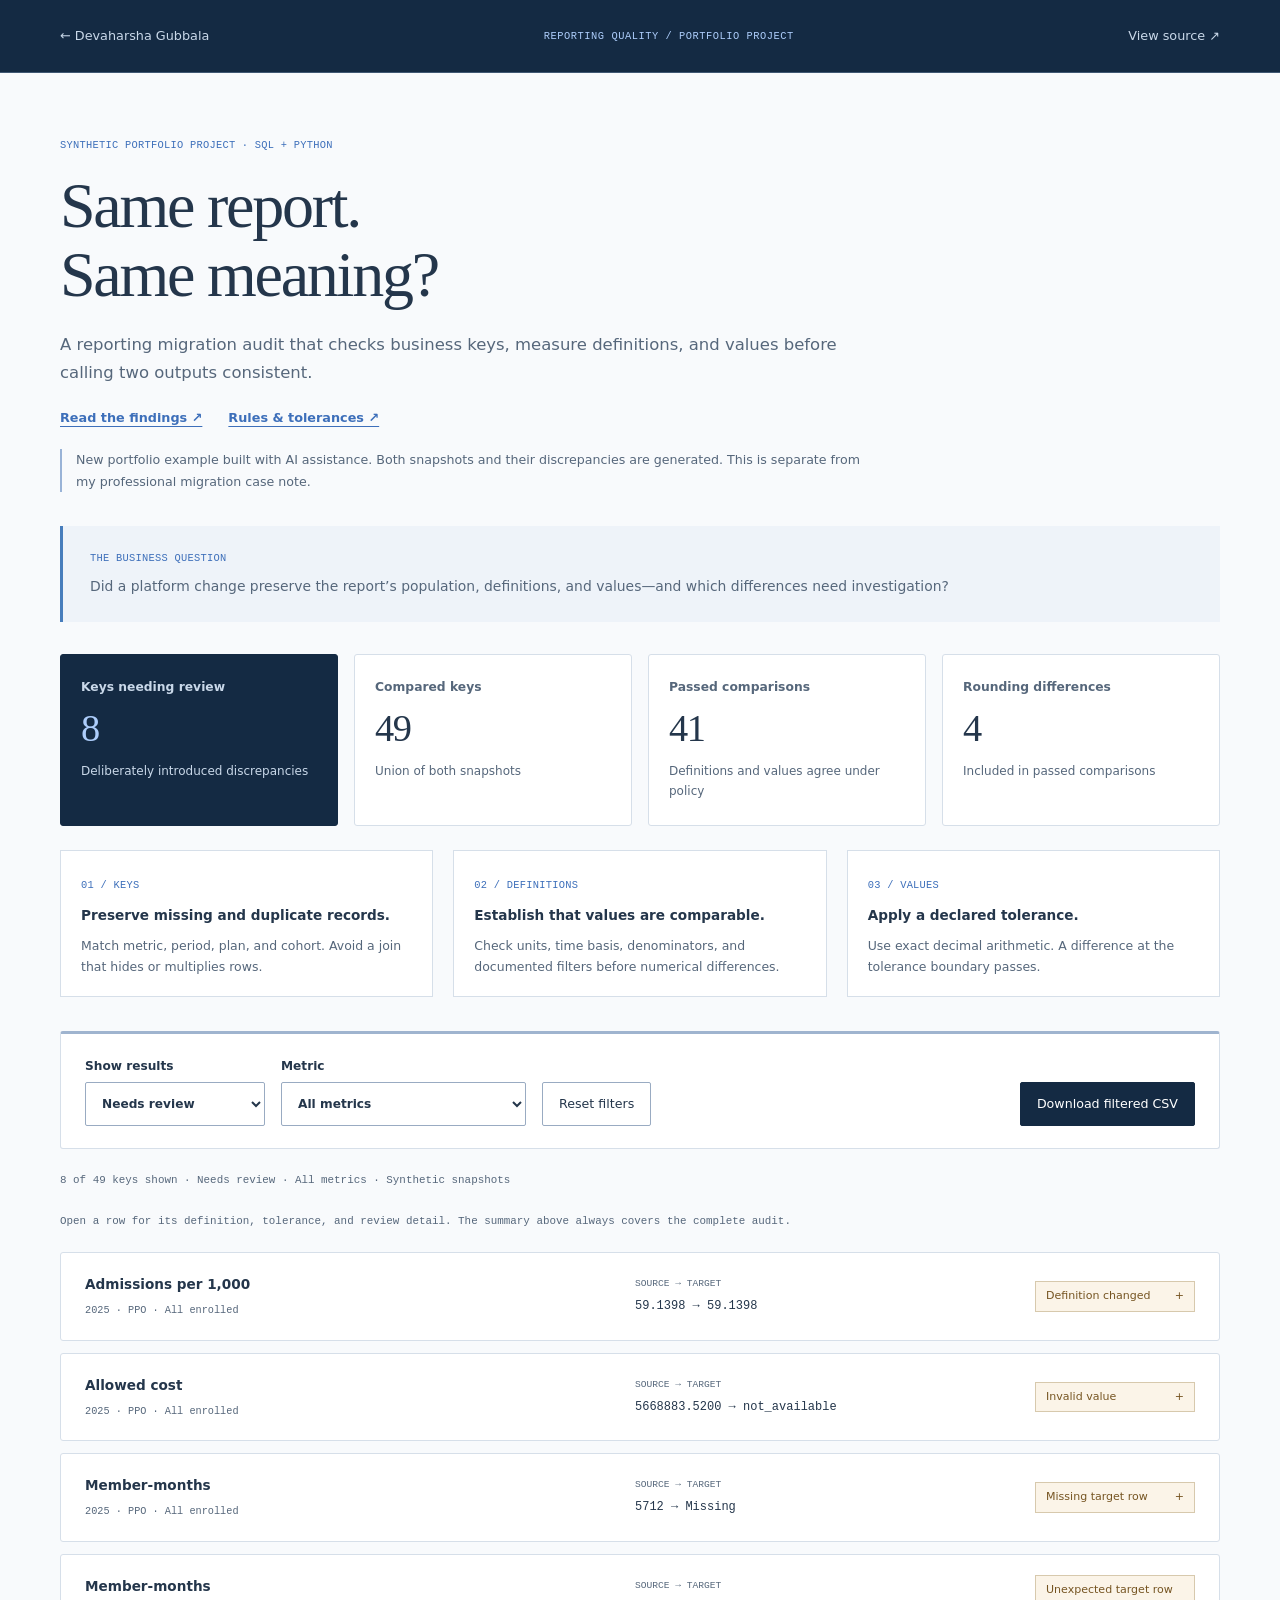
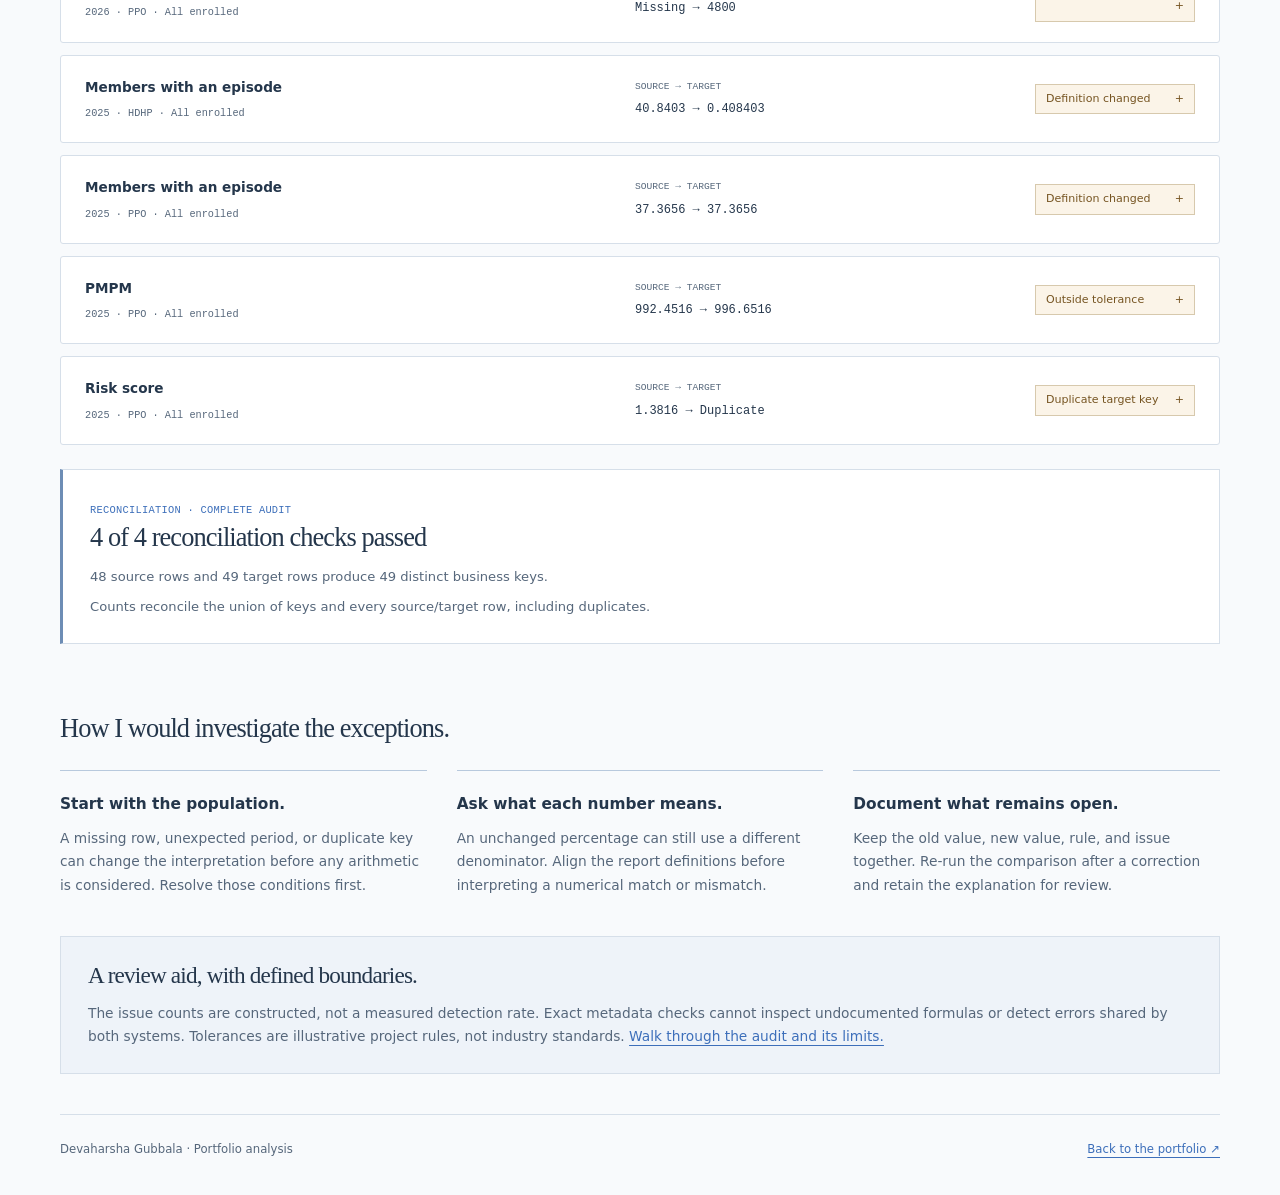
<file: projects/migration/index.html>
<!doctype html>
<html lang="en"><head><meta charset="utf-8"><meta name="viewport" content="width=device-width,initial-scale=1"><meta name="theme-color" content="#142a43"><title>Reporting migration audit | Devaharsha Gubbala</title><meta name="description" content="An analyst portfolio project comparing synthetic reporting snapshots with SQL, definition checks, and explicit decimal tolerances."><link rel="stylesheet" href="styles.css?v=1"></head>
<body><a class="skip" href="#main">Skip to audit</a><header class="site-top"><div class="top-inner"><a href="https://devaharshagubbala07-hub.github.io/?v=projects-1#more-projects">← Devaharsha Gubbala</a><span class="top-title">Reporting quality / portfolio project</span><a href="https://github.com/devaharshagubbala07-hub/reporting-migration-validation">View source ↗</a></div></header>
<main id="main"><section class="intro"><span class="eyebrow">Synthetic portfolio project · SQL + Python</span><h1>Same report.<br>Same meaning?</h1><p>A reporting migration audit that checks business keys, measure definitions, and values before calling two outputs consistent.</p><div class="intro-links"><a href="https://github.com/devaharshagubbala07-hub/reporting-migration-validation/blob/main/outputs/findings.md">Read the findings ↗</a><a href="https://github.com/devaharshagubbala07-hub/reporting-migration-validation/blob/main/METHODOLOGY.md">Rules &amp; tolerances ↗</a></div><p class="provenance">New portfolio example built with AI assistance. Both snapshots and their discrepancies are generated. This is separate from my professional migration case note.</p></section>
<div class="question"><span class="eyebrow">The business question</span><p>Did a platform change preserve the report’s population, definitions, and values—and which differences need investigation?</p></div>
<noscript><p class="notice">Enable JavaScript to filter the ledger. <a href="https://github.com/devaharshagubbala07-hub/reporting-migration-validation/blob/main/outputs/findings.md">Read the audit findings on GitHub.</a></p></noscript><p id="error" class="notice" hidden>We couldn’t load the audit. <a href="https://github.com/devaharshagubbala07-hub/reporting-migration-validation/blob/main/outputs/findings.md">Read the findings on GitHub.</a></p>
<div id="explorer" hidden><section class="kpis" aria-label="Complete audit summary"><article class="kpi"><h2>Keys needing review</h2><strong id="review-count"></strong><p>Deliberately introduced discrepancies</p></article><article class="kpi"><h2>Compared keys</h2><strong id="key-count"></strong><p>Union of both snapshots</p></article><article class="kpi"><h2>Passed comparisons</h2><strong id="pass-count"></strong><p>Definitions and values agree under policy</p></article><article class="kpi"><h2>Rounding differences</h2><strong id="rounding-count"></strong><p>Included in passed comparisons</p></article></section>
<div class="policy-summary"><div><span class="eyebrow">01 / Keys</span><strong>Preserve missing and duplicate records.</strong><p>Match metric, period, plan, and cohort. Avoid a join that hides or multiplies rows.</p></div><div><span class="eyebrow">02 / Definitions</span><strong>Establish that values are comparable.</strong><p>Check units, time basis, denominators, and documented filters before numerical differences.</p></div><div><span class="eyebrow">03 / Values</span><strong>Apply a declared tolerance.</strong><p>Use exact decimal arithmetic. A difference at the tolerance boundary passes.</p></div></div>
<form class="filters" aria-label="Audit ledger filters"><label>Show results<select id="status"><option value="review">Needs review</option><option value="passed">Passed</option><option value="all">All results</option></select></label><label>Metric<select id="metric"><option value="all">All metrics</option><option value="allowed_cost">Allowed cost</option><option value="member_months">Member-months</option><option value="pmpm">PMPM</option><option value="members_with_episode_pct">Members with an episode</option><option value="admissions_per_1000">Admissions per 1,000</option><option value="risk_score">Risk score</option></select></label><button type="button" id="reset">Reset filters</button><button type="button" id="download">Download filtered CSV</button></form><p id="scope" class="scope" aria-live="polite" aria-atomic="true"></p><p class="scope">Open a row for its definition, tolerance, and review detail. The summary above always covers the complete audit.</p><div class="audit-ledger" id="ledger"></div>
<section class="quality"><span class="eyebrow">Reconciliation · complete audit</span><h2 id="quality-title"></h2><p id="quality-note"></p><p>Counts reconcile the union of keys and every source/target row, including duplicates.</p></section></div>
<section class="methodology"><h2>How I would investigate the exceptions.</h2><div class="method-grid"><article><h3>Start with the population.</h3><p>A missing row, unexpected period, or duplicate key can change the interpretation before any arithmetic is considered. Resolve those conditions first.</p></article><article><h3>Ask what each number means.</h3><p>An unchanged percentage can still use a different denominator. Align the report definitions before interpreting a numerical match or mismatch.</p></article><article><h3>Document what remains open.</h3><p>Keep the old value, new value, rule, and issue together. Re-run the comparison after a correction and retain the explanation for review.</p></article></div></section><section class="limits"><h2>A review aid, with defined boundaries.</h2><p>The issue counts are constructed, not a measured detection rate. Exact metadata checks cannot inspect undocumented formulas or detect errors shared by both systems. Tolerances are illustrative project rules, not industry standards. <a href="https://github.com/devaharshagubbala07-hub/reporting-migration-validation/blob/main/WALKTHROUGH.md">Walk through the audit and its limits.</a></p></section></main>
<footer><p>Devaharsha Gubbala · Portfolio analysis</p><a href="https://devaharshagubbala07-hub.github.io/?v=projects-1#more-projects">Back to the portfolio ↗</a></footer><script src="dashboard.js?v=1" defer></script></body></html>
</file>
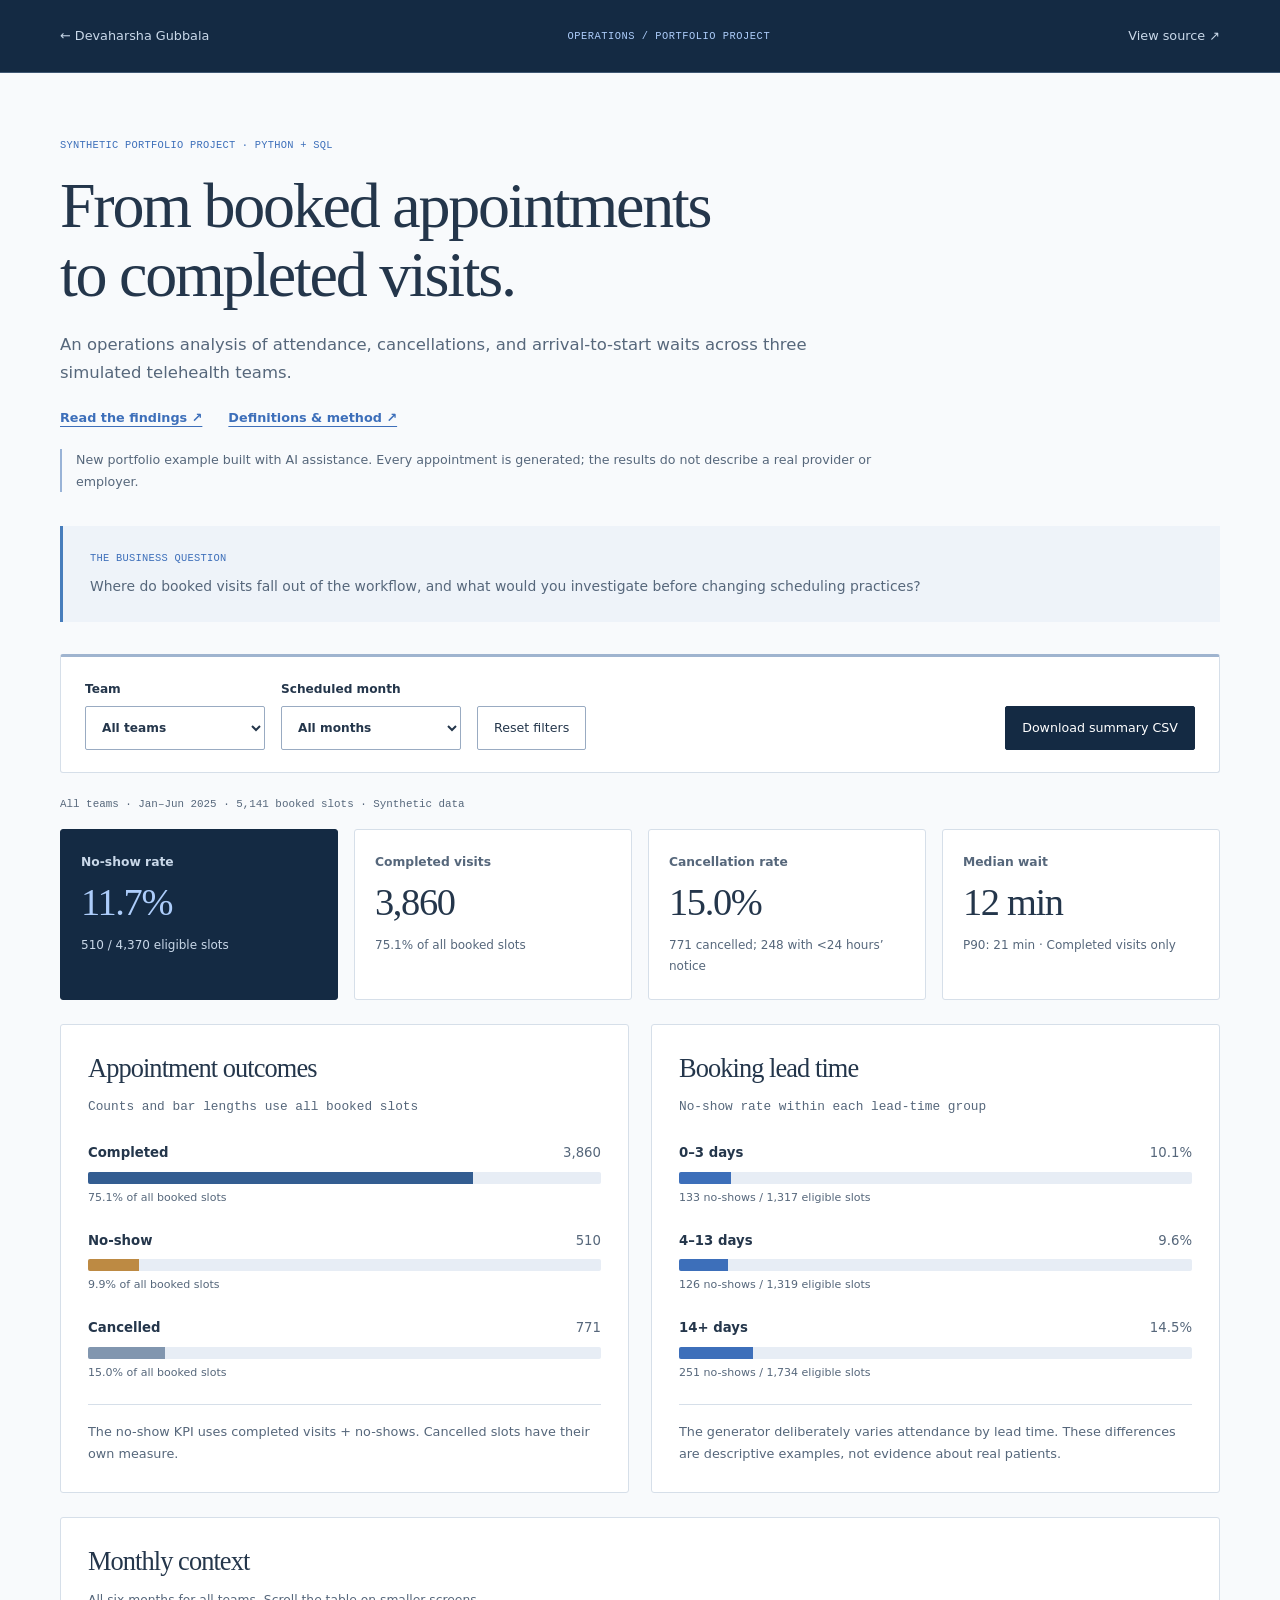
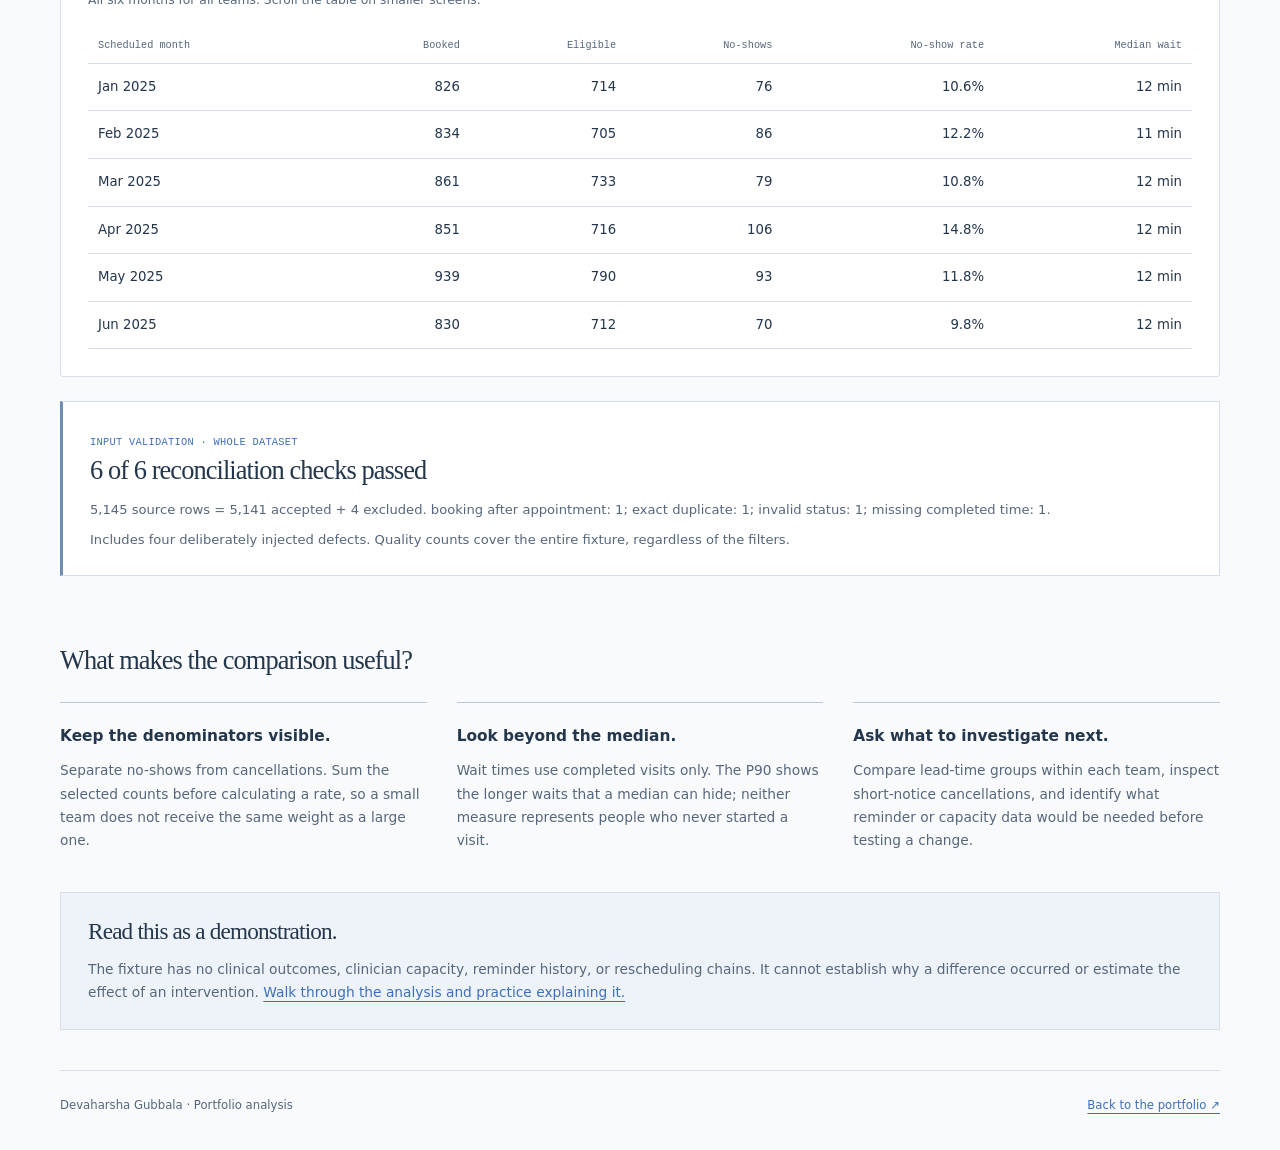
<file: projects/operations/index.html>
<!doctype html>
<html lang="en"><head><meta charset="utf-8"><meta name="viewport" content="width=device-width,initial-scale=1"><meta name="theme-color" content="#142a43"><title>Appointment operations | Devaharsha Gubbala</title><meta name="description" content="A reproducible Python and SQL portfolio project exploring appointment attendance, cancellations, and wait times with synthetic data."><link rel="stylesheet" href="styles.css?v=1"></head>
<body><a class="skip" href="#main">Skip to analysis</a><header class="site-top"><div class="top-inner"><a href="https://devaharshagubbala07-hub.github.io/?v=projects-1#more-projects">← Devaharsha Gubbala</a><span class="top-title">Operations / portfolio project</span><a href="https://github.com/devaharshagubbala07-hub/telehealth-operations-analytics">View source ↗</a></div></header>
<main id="main"><section class="intro"><span class="eyebrow">Synthetic portfolio project · Python + SQL</span><h1>From booked appointments<br>to completed visits.</h1><p>An operations analysis of attendance, cancellations, and arrival-to-start waits across three simulated telehealth teams.</p><div class="intro-links"><a href="https://github.com/devaharshagubbala07-hub/telehealth-operations-analytics/blob/main/outputs/findings.md">Read the findings ↗</a><a href="https://github.com/devaharshagubbala07-hub/telehealth-operations-analytics/blob/main/METHODOLOGY.md">Definitions &amp; method ↗</a></div><p class="provenance">New portfolio example built with AI assistance. Every appointment is generated; the results do not describe a real provider or employer.</p></section>
<div class="question"><span class="eyebrow">The business question</span><p>Where do booked visits fall out of the workflow, and what would you investigate before changing scheduling practices?</p></div>
<noscript><p class="notice">Enable JavaScript to use the filters. <a href="https://github.com/devaharshagubbala07-hub/telehealth-operations-analytics/blob/main/outputs/findings.md">The written findings are available on GitHub.</a></p></noscript><p id="error" class="notice" hidden>We couldn’t load the example. <a href="https://github.com/devaharshagubbala07-hub/telehealth-operations-analytics/blob/main/outputs/findings.md">Read the findings on GitHub.</a></p>
<div id="explorer" hidden><form class="filters" aria-label="Appointment analysis filters"><label>Team<select id="team"><option>All teams</option><option>Central</option><option>North</option><option>West</option></select></label><label>Scheduled month<select id="month"><option value="All months">All months</option><option value="2025-01">January 2025</option><option value="2025-02">February 2025</option><option value="2025-03">March 2025</option><option value="2025-04">April 2025</option><option value="2025-05">May 2025</option><option value="2025-06">June 2025</option></select></label><button id="reset" type="button">Reset filters</button><button id="download" type="button">Download summary CSV</button></form><p class="scope" id="scope" aria-live="polite" aria-atomic="true"></p>
<section class="kpis" aria-label="Appointment measures"><article class="kpi"><h2>No-show rate</h2><strong id="no-show"></strong><p id="no-show-note"></p></article><article class="kpi"><h2>Completed visits</h2><strong id="completed"></strong><p id="completion-note"></p></article><article class="kpi"><h2>Cancellation rate</h2><strong id="cancel-rate"></strong><p id="cancel-note"></p></article><article class="kpi"><h2>Median wait</h2><strong id="wait"></strong><p id="wait-note"></p></article></section>
<div class="panels"><section class="panel"><h2>Appointment outcomes</h2><p class="panel-sub">Counts and bar lengths use all booked slots</p><ul class="bar-list" id="outcomes"></ul><p class="note">The no-show KPI uses completed visits + no-shows. Cancelled slots have their own measure.</p></section><section class="panel"><h2>Booking lead time</h2><p class="panel-sub">No-show rate within each lead-time group</p><ul class="bar-list" id="lead-time"></ul><p class="note">The generator deliberately varies attendance by lead time. These differences are descriptive examples, not evidence about real patients.</p></section></div>
<section class="panel"><h2>Monthly context</h2><div class="table-wrap" tabindex="0" role="region" aria-label="Monthly appointment comparison"><table><caption id="monthly-caption"></caption><thead><tr><th scope="col">Scheduled month</th><th scope="col">Booked</th><th scope="col">Eligible</th><th scope="col">No-shows</th><th scope="col">No-show rate</th><th scope="col">Median wait</th></tr></thead><tbody id="monthly-rows"></tbody></table></div></section><section class="quality"><span class="eyebrow">Input validation · whole dataset</span><h2 id="quality-title"></h2><p id="quality-note"></p><p>Includes four deliberately injected defects. Quality counts cover the entire fixture, regardless of the filters.</p></section></div>
<section class="methodology"><h2>What makes the comparison useful?</h2><div class="method-grid"><article><h3>Keep the denominators visible.</h3><p>Separate no-shows from cancellations. Sum the selected counts before calculating a rate, so a small team does not receive the same weight as a large one.</p></article><article><h3>Look beyond the median.</h3><p>Wait times use completed visits only. The P90 shows the longer waits that a median can hide; neither measure represents people who never started a visit.</p></article><article><h3>Ask what to investigate next.</h3><p>Compare lead-time groups within each team, inspect short-notice cancellations, and identify what reminder or capacity data would be needed before testing a change.</p></article></div></section><section class="limits"><h2>Read this as a demonstration.</h2><p>The fixture has no clinical outcomes, clinician capacity, reminder history, or rescheduling chains. It cannot establish why a difference occurred or estimate the effect of an intervention. <a href="https://github.com/devaharshagubbala07-hub/telehealth-operations-analytics/blob/main/WALKTHROUGH.md">Walk through the analysis and practice explaining it.</a></p></section></main>
<footer><p>Devaharsha Gubbala · Portfolio analysis</p><a href="https://devaharshagubbala07-hub.github.io/?v=projects-1#more-projects">Back to the portfolio ↗</a></footer><script src="dashboard.js?v=1" defer></script></body></html>
</file>
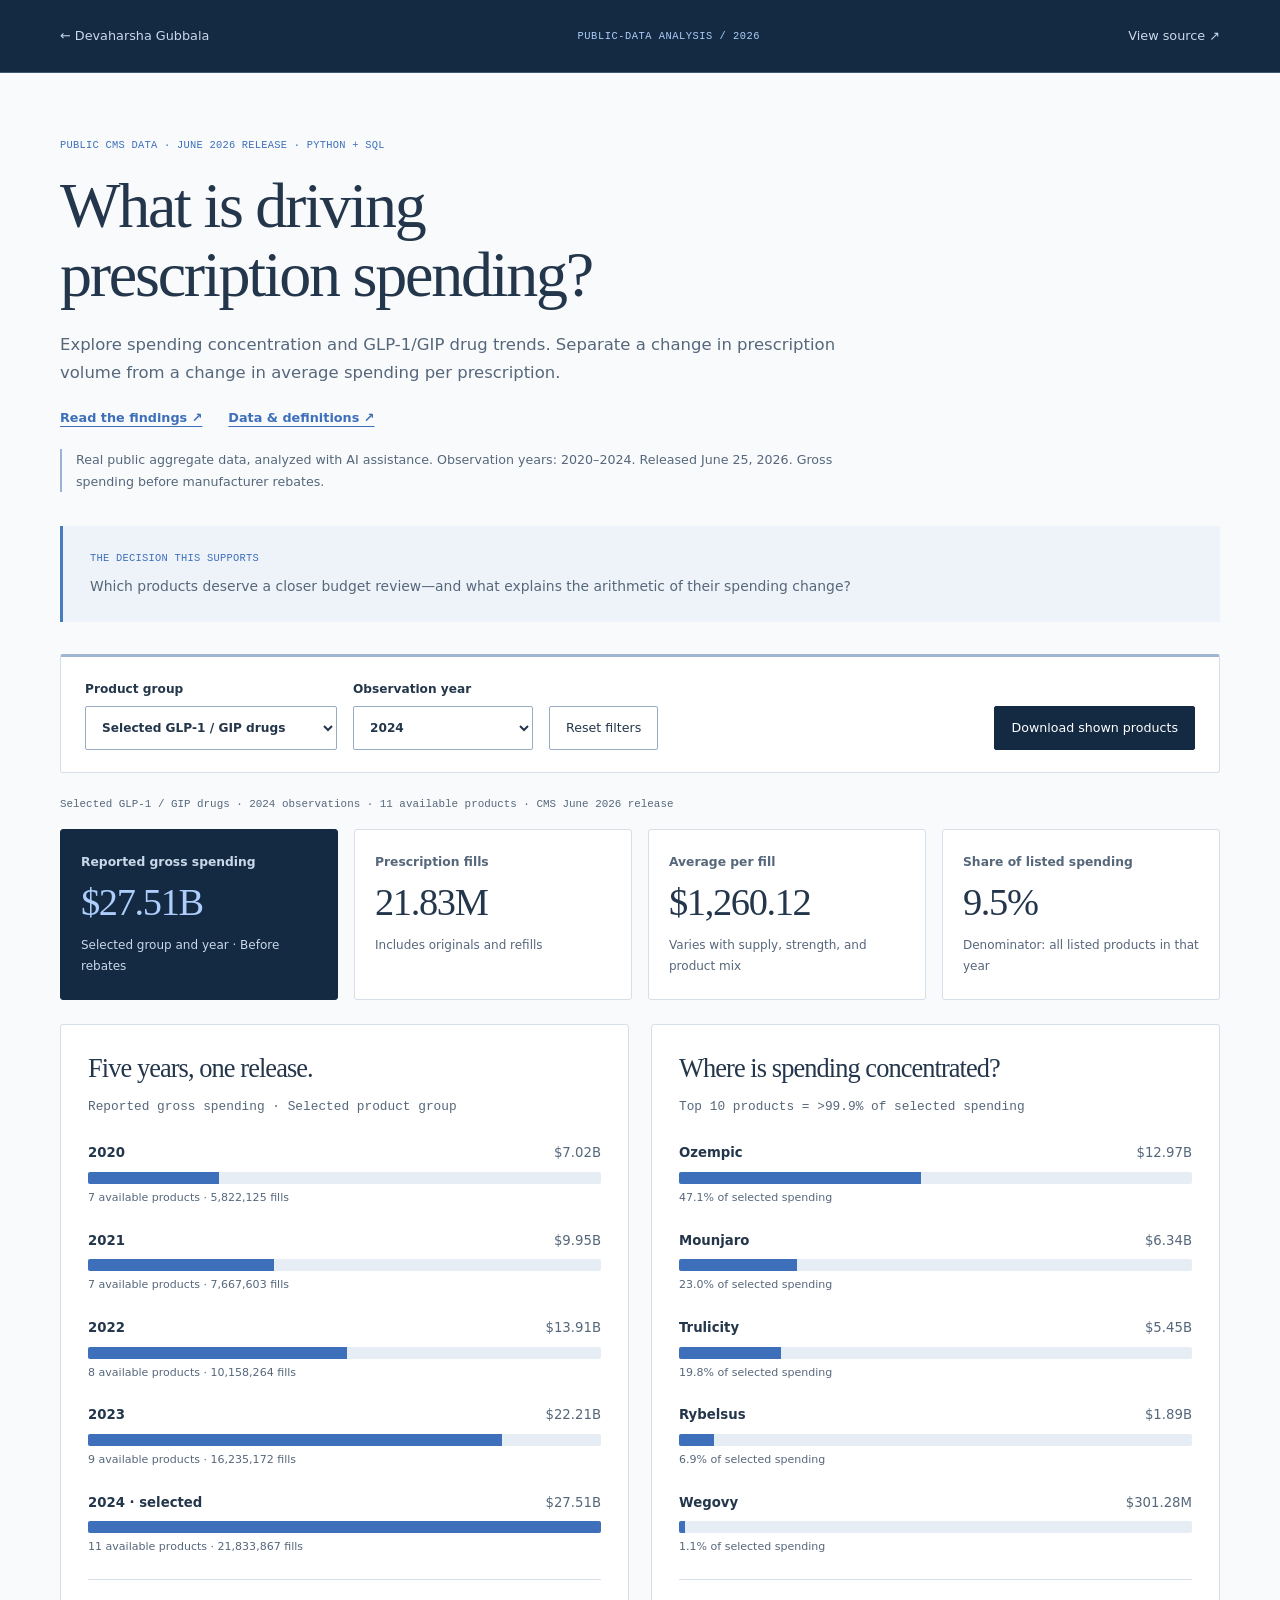
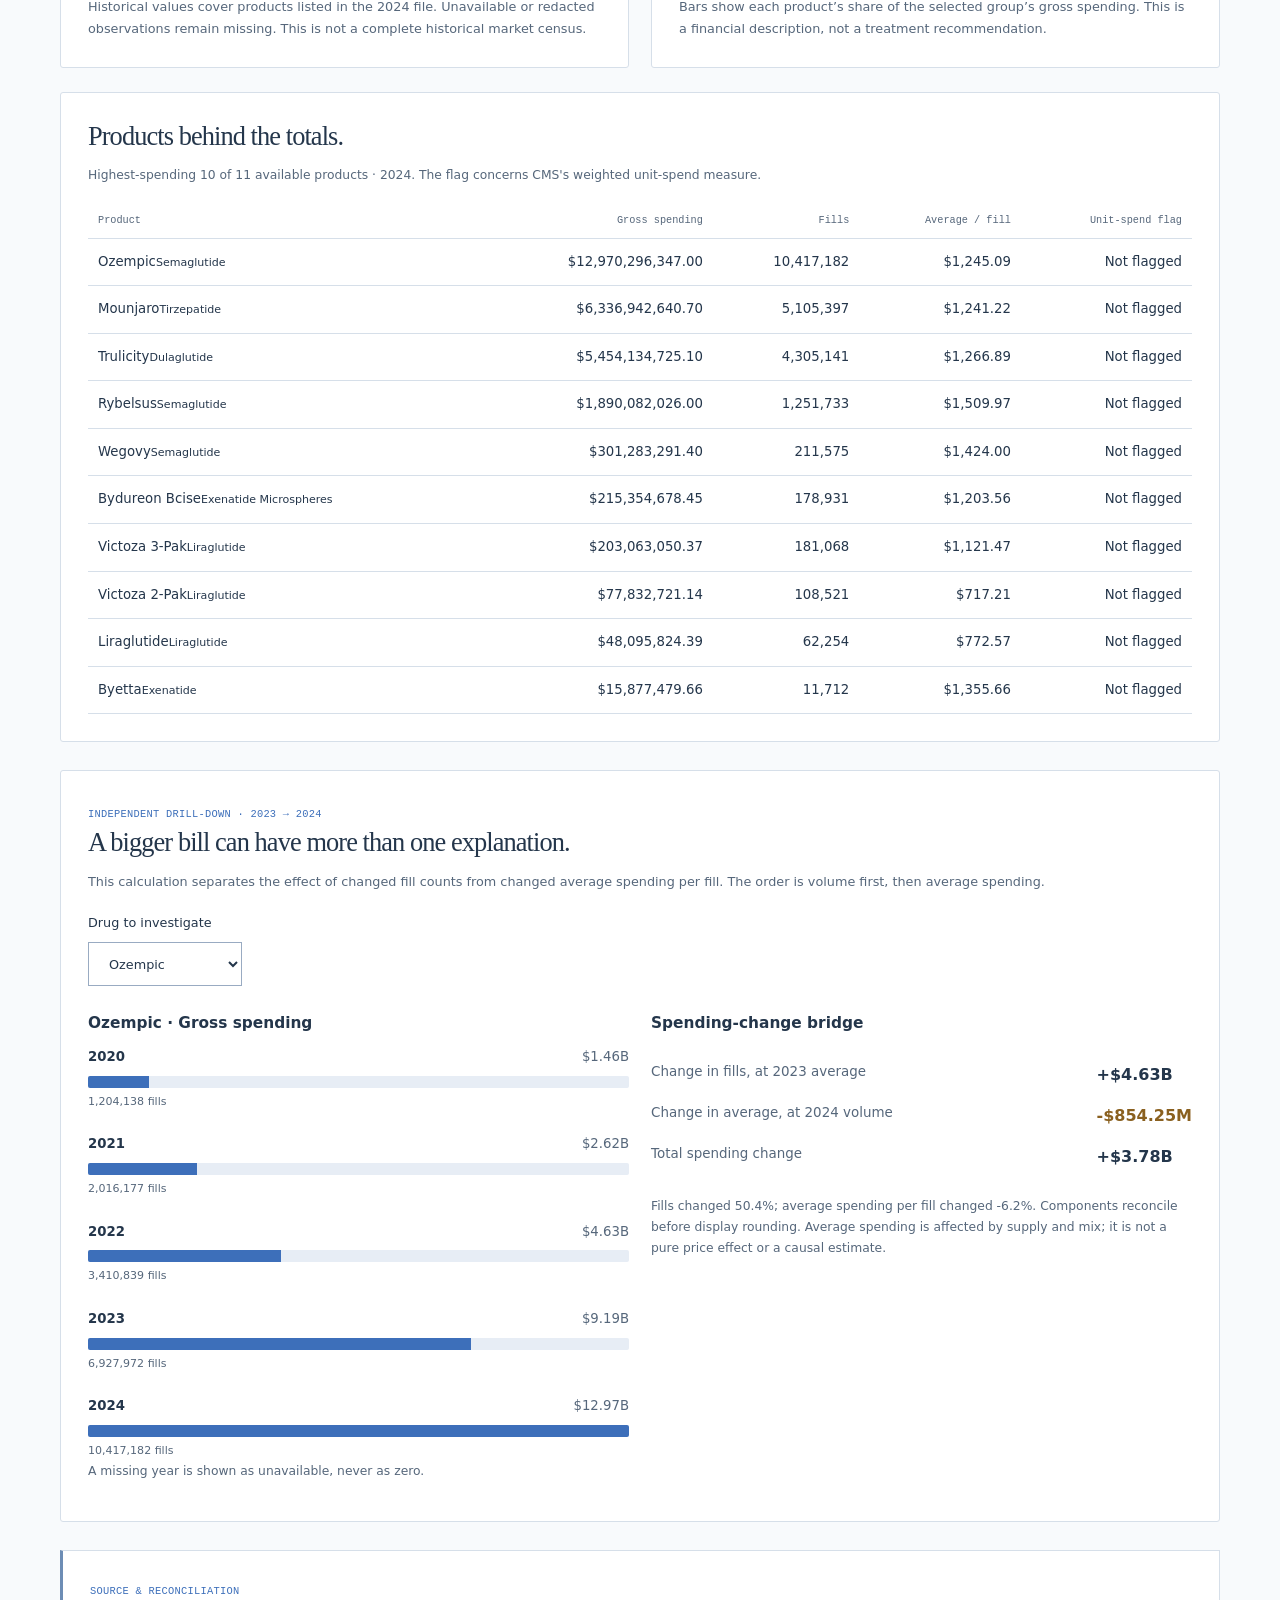
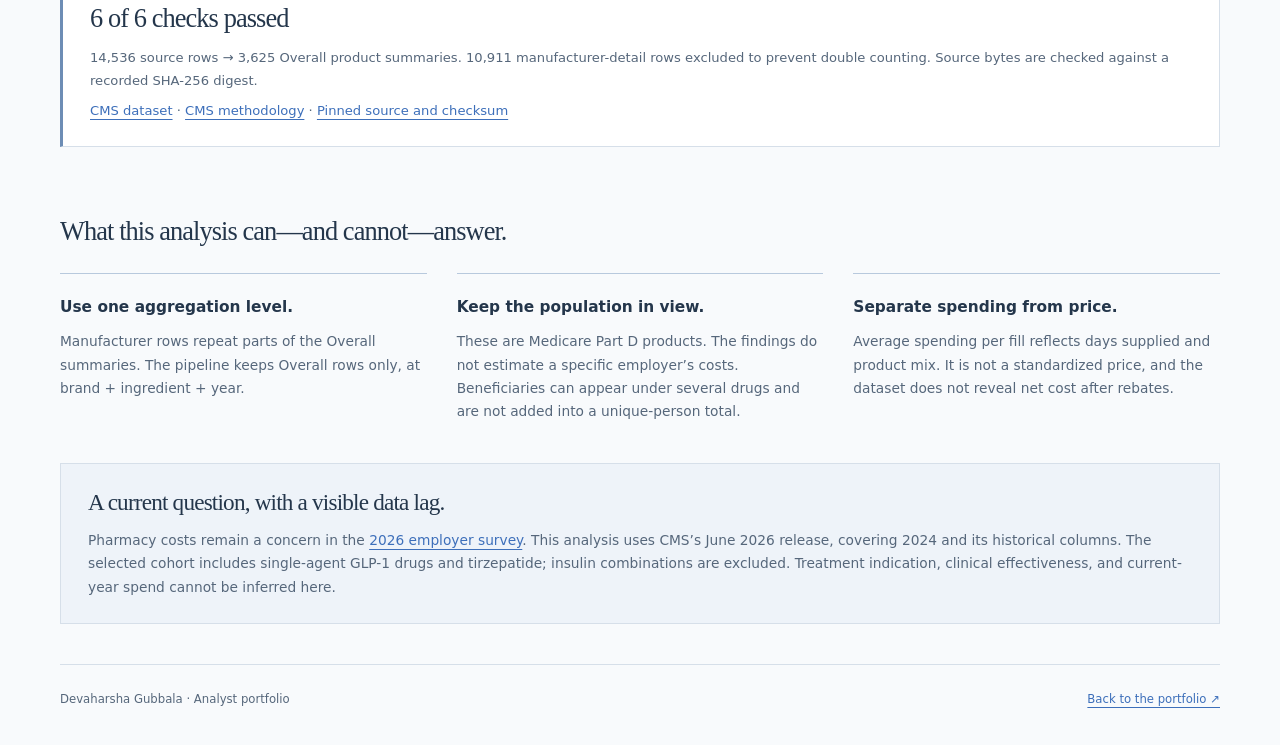
<file: projects/prescription-spending/index.html>
<!doctype html><html lang="en"><head><meta charset="utf-8"><meta name="viewport" content="width=device-width,initial-scale=1"><meta name="theme-color" content="#142a43"><title>Prescription spending & GLP-1 trends | Devaharsha Gubbala</title><meta name="description" content="Prescription spending & GLP-1 trends: a reproducible analyst portfolio project with Python, SQL, documented sources and interactive analysis."><link rel="stylesheet" href="styles.css?v=1"></head><body><a class="skip" href="#main">Skip to analysis</a><header class="site-top"><div class="top-inner"><a href="https://devaharshagubbala07-hub.github.io/?v=current-projects-1#more-projects">← Devaharsha Gubbala</a><span class="top-title">Public-data analysis / 2026</span><a href="https://github.com/devaharshagubbala07-hub/prescription-spending-analysis">View source ↗</a></div></header><main id="main"><section class="intro"><span class="eyebrow">Public CMS data · June 2026 release · Python + SQL</span><h1>What is driving<br>prescription spending?</h1><p>Explore spending concentration and GLP-1/GIP drug trends. Separate a change in prescription volume from a change in average spending per prescription.</p><div class="intro-links"><a href="https://github.com/devaharshagubbala07-hub/prescription-spending-analysis/blob/main/outputs/findings.md">Read the findings ↗</a><a href="https://github.com/devaharshagubbala07-hub/prescription-spending-analysis/blob/main/METHODOLOGY.md">Data & definitions ↗</a></div><p class="provenance">Real public aggregate data, analyzed with AI assistance. Observation years: 2020–2024. Released June 25, 2026. Gross spending before manufacturer rebates.</p></section>
<div class="question"><span class="eyebrow">The decision this supports</span><p>Which products deserve a closer budget review—and what explains the arithmetic of their spending change?</p></div><noscript><p class="notice">Enable JavaScript to explore the analysis, or <a href="https://github.com/devaharshagubbala07-hub/prescription-spending-analysis/blob/main/outputs/findings.md">read the findings</a>.</p></noscript><p id="error" class="notice" hidden>The analysis could not load. <a href="https://github.com/devaharshagubbala07-hub/prescription-spending-analysis/blob/main/outputs/findings.md">Read the findings on GitHub.</a></p>
<div id="explorer" hidden><form class="filters" aria-label="Drug spending filters"><label>Product group<select id="cohort"><option value="incretin">Selected GLP-1 / GIP drugs</option><option value="all">All listed products</option></select></label><label>Observation year<select id="year"><option>2020</option><option>2021</option><option>2022</option><option>2023</option><option selected>2024</option></select></label><button id="reset" type="button">Reset filters</button><button id="download" type="button">Download shown products</button></form><p id="scope" class="scope" aria-live="polite"></p>
<section class="kpis" aria-label="Spending measures"><article class="kpi"><h2>Reported gross spending</h2><strong id="spend"></strong><p>Selected group and year · Before rebates</p></article><article class="kpi"><h2>Prescription fills</h2><strong id="claims"></strong><p>Includes originals and refills</p></article><article class="kpi"><h2>Average per fill</h2><strong id="average"></strong><p>Varies with supply, strength, and product mix</p></article><article class="kpi"><h2>Share of listed spending</h2><strong id="share"></strong><p>Denominator: all listed products in that year</p></article></section>
<div class="panels"><section class="panel"><h2>Five years, one release.</h2><p class="panel-sub">Reported gross spending · Selected product group</p><ul class="bar-list" id="trend"></ul><p class="note">Historical values cover products listed in the 2024 file. Unavailable or redacted observations remain missing. This is not a complete historical market census.</p></section><section class="panel"><h2>Where is spending concentrated?</h2><p id="concentration" class="panel-sub"></p><ul id="leaders" class="bar-list"></ul><p class="note">Bars show each product’s share of the selected group’s gross spending. This is a financial description, not a treatment recommendation.</p></section></div>
<section class="panel"><h2>Products behind the totals.</h2><div class="table-wrap" tabindex="0" role="region" aria-label="Highest-spending products"><table><caption id="product-caption"></caption><thead><tr><th scope="col">Product</th><th scope="col">Gross spending</th><th scope="col">Fills</th><th scope="col">Average / fill</th><th scope="col">Unit-spend flag</th></tr></thead><tbody id="products"></tbody></table></div></section>
<section class="story panel"><span class="eyebrow">Independent drill-down · 2023 → 2024</span><h2>A bigger bill can have more than one explanation.</h2><p>This calculation separates the effect of changed fill counts from changed average spending per fill. The order is volume first, then average spending.</p><div class="story-controls"><label>Drug to investigate<select id="drug"></select></label></div><div class="panels"><section><h3 id="drug-title"></h3><ul id="drug-history" class="bar-list"></ul><p class="source-note">A missing year is shown as unavailable, never as zero.</p></section><section><h3>Spending-change bridge</h3><dl id="bridge" class="bridge-list"></dl><p id="bridge-note" class="source-note"></p></section></div></section>
<section class="quality"><span class="eyebrow">Source & reconciliation</span><h2 id="checks"></h2><p id="quality"></p><p><a href="https://data.cms.gov/summary-statistics-on-use-and-payments/medicare-medicaid-spending-by-drug/medicare-part-d-spending-by-drug">CMS dataset</a> · <a href="https://data.cms.gov/sites/default/files/2026-06/d7e0a571-9d08-40ec-8278-1b2300f59424/DSD_PTD_RY26_20260603_Methodology_WDDSE_508.pdf">CMS methodology</a> · <a href="https://github.com/devaharshagubbala07-hub/prescription-spending-analysis/blob/main/source.json">Pinned source and checksum</a></p></section></div>
<section class="methodology"><h2>What this analysis can—and cannot—answer.</h2><div class="method-grid"><article><h3>Use one aggregation level.</h3><p>Manufacturer rows repeat parts of the Overall summaries. The pipeline keeps Overall rows only, at brand + ingredient + year.</p></article><article><h3>Keep the population in view.</h3><p>These are Medicare Part D products. The findings do not estimate a specific employer’s costs. Beneficiaries can appear under several drugs and are not added into a unique-person total.</p></article><article><h3>Separate spending from price.</h3><p>Average spending per fill reflects days supplied and product mix. It is not a standardized price, and the dataset does not reveal net cost after rebates.</p></article></div></section>
<section class="limits"><h2>A current question, with a visible data lag.</h2><p>Pharmacy costs remain a concern in the <a href="https://www.businessgrouphealth.org/resources/2026-employer-health-care-strategy-survey-executive-summary">2026 employer survey</a>. This analysis uses CMS’s June 2026 release, covering 2024 and its historical columns. The selected cohort includes single-agent GLP-1 drugs and tirzepatide; insulin combinations are excluded. Treatment indication, clinical effectiveness, and current-year spend cannot be inferred here.</p></section></main><footer><p>Devaharsha Gubbala · Analyst portfolio</p><a href="https://devaharshagubbala07-hub.github.io/?v=current-projects-1#more-projects">Back to the portfolio ↗</a></footer><script src="dashboard.js?v=2" defer></script></body></html>
</file>
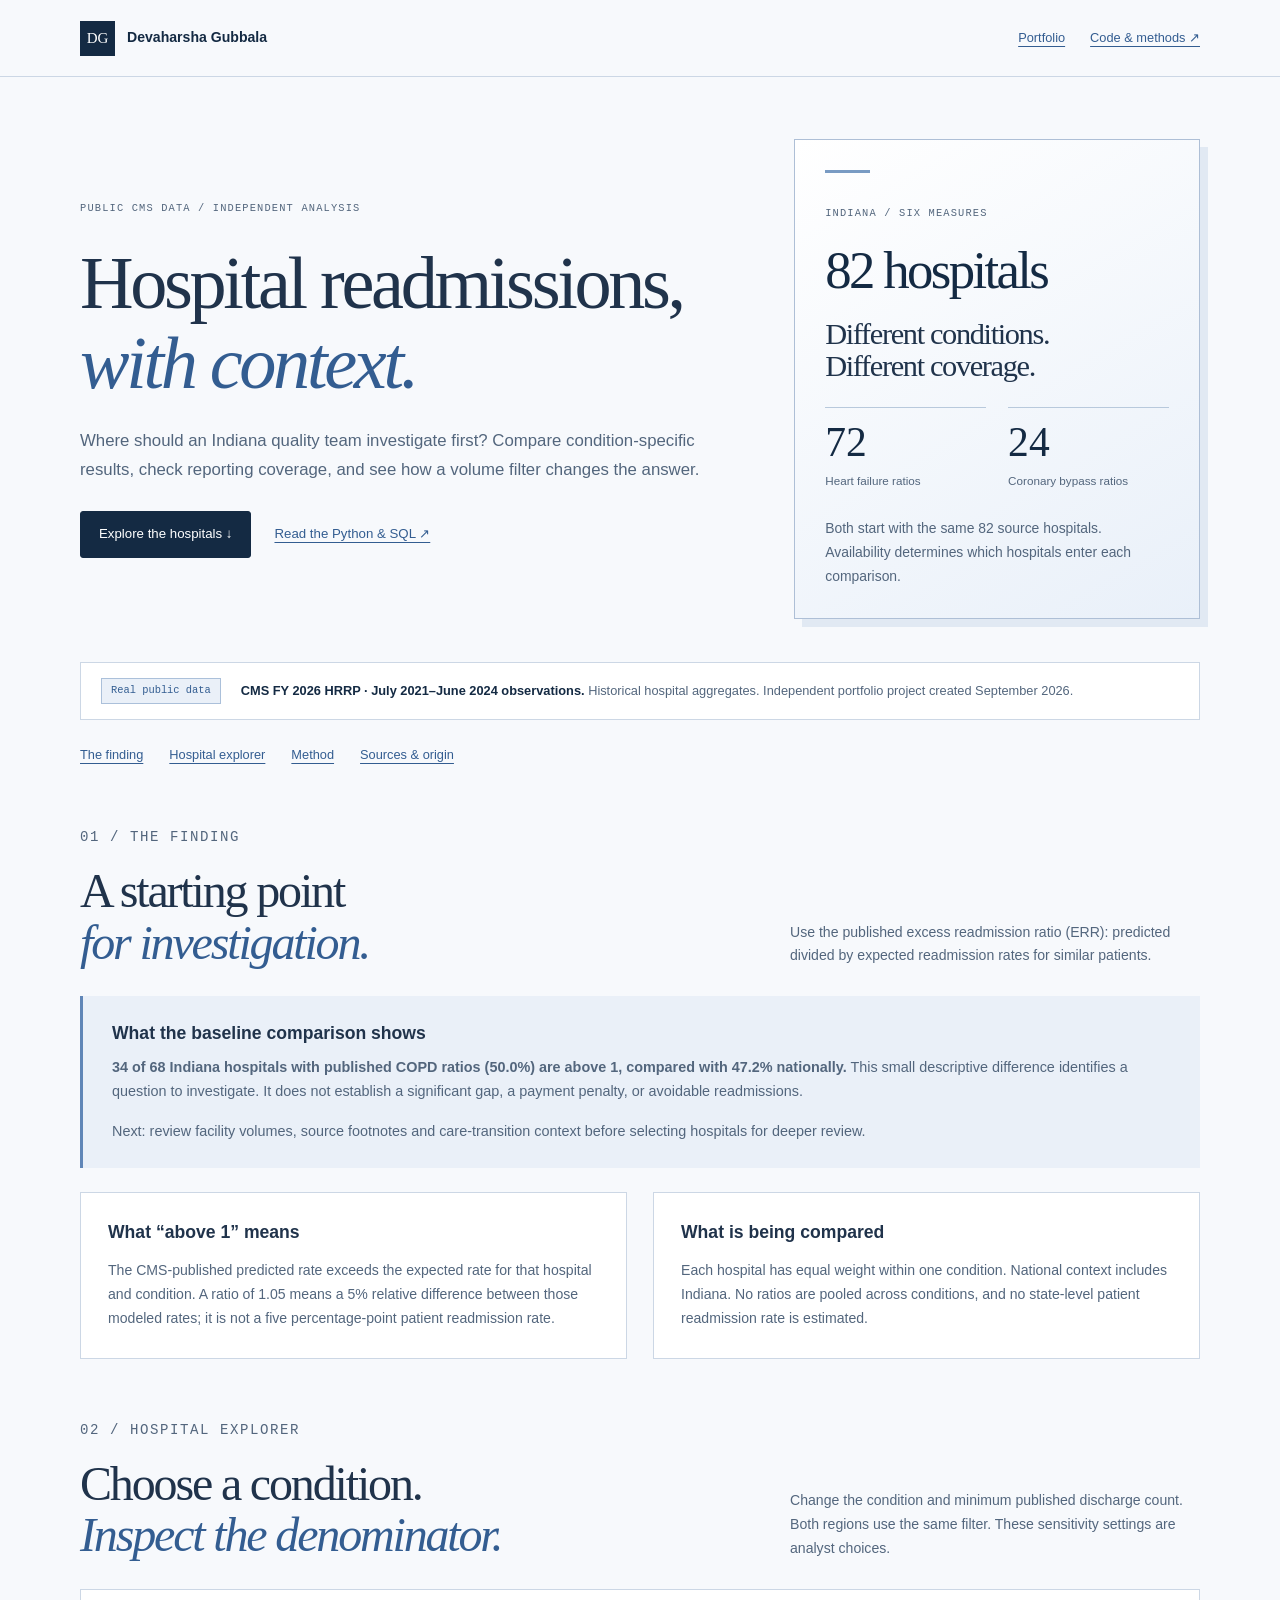
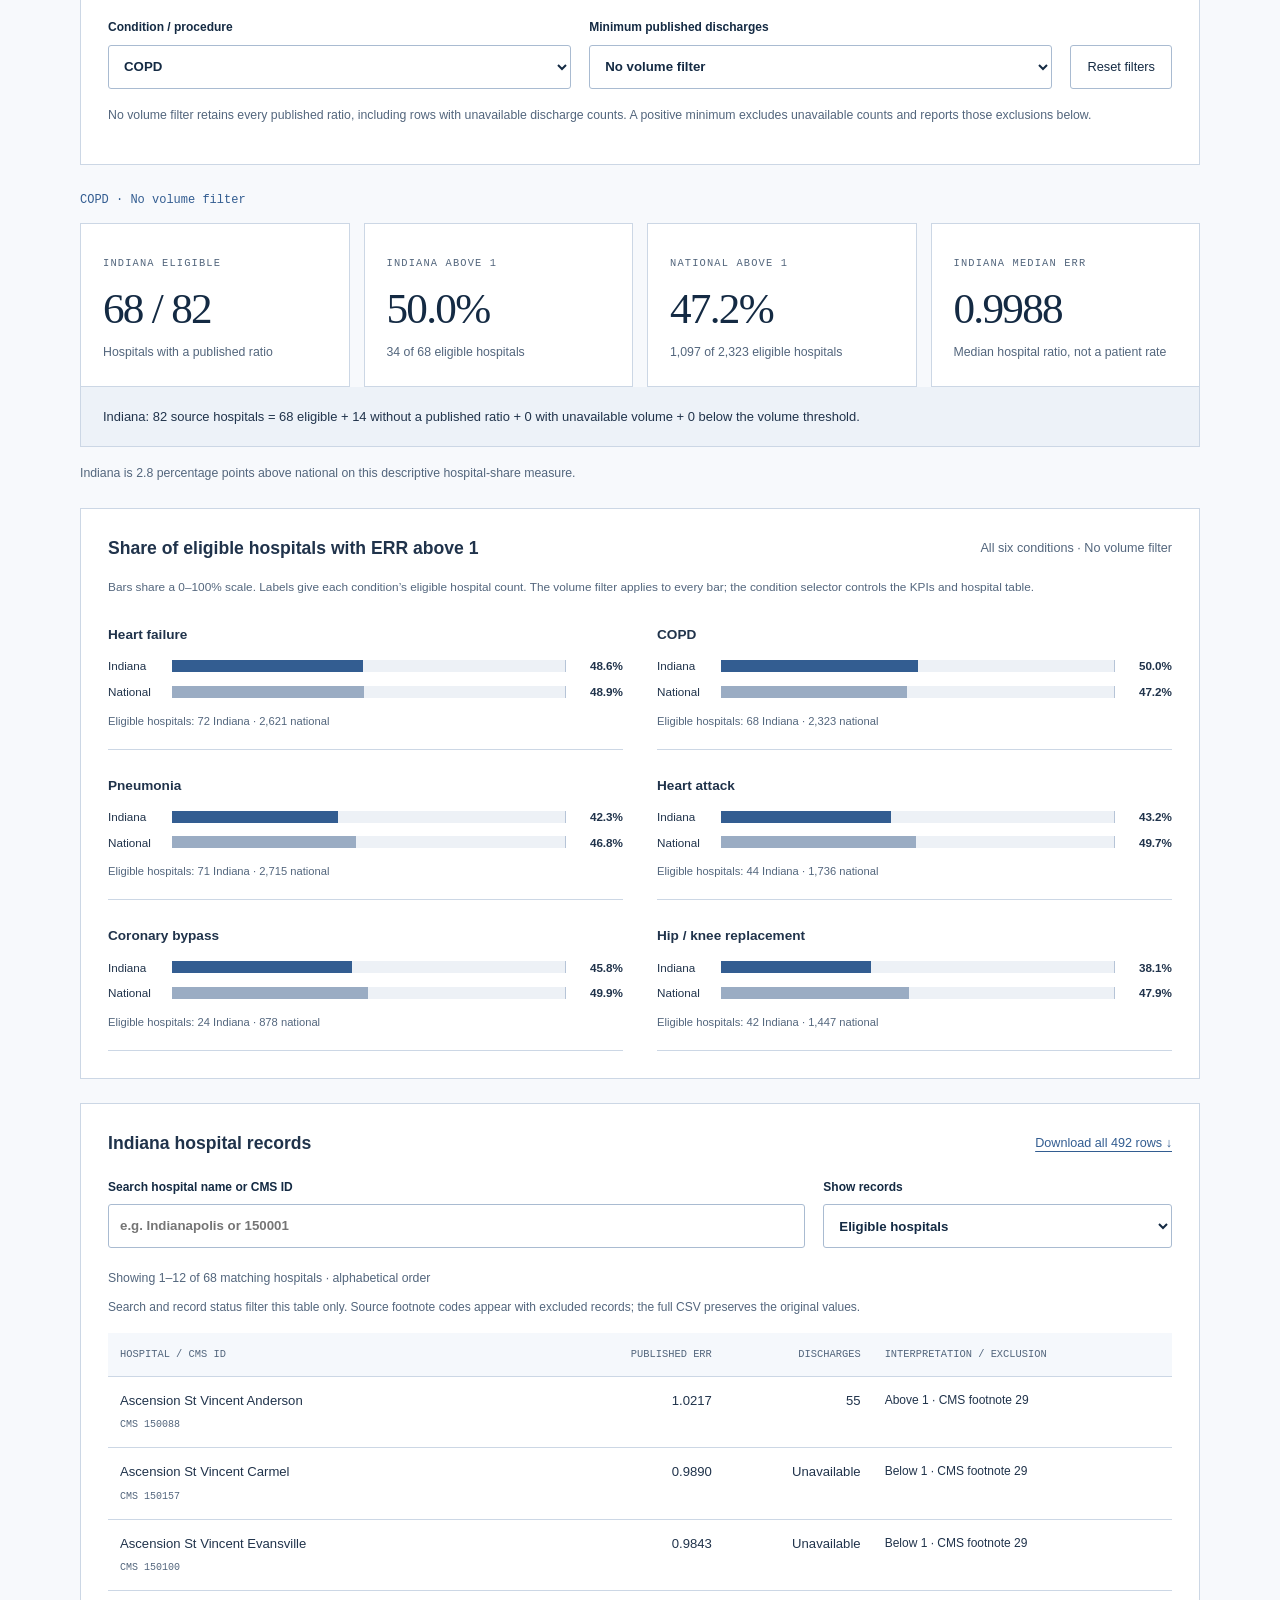
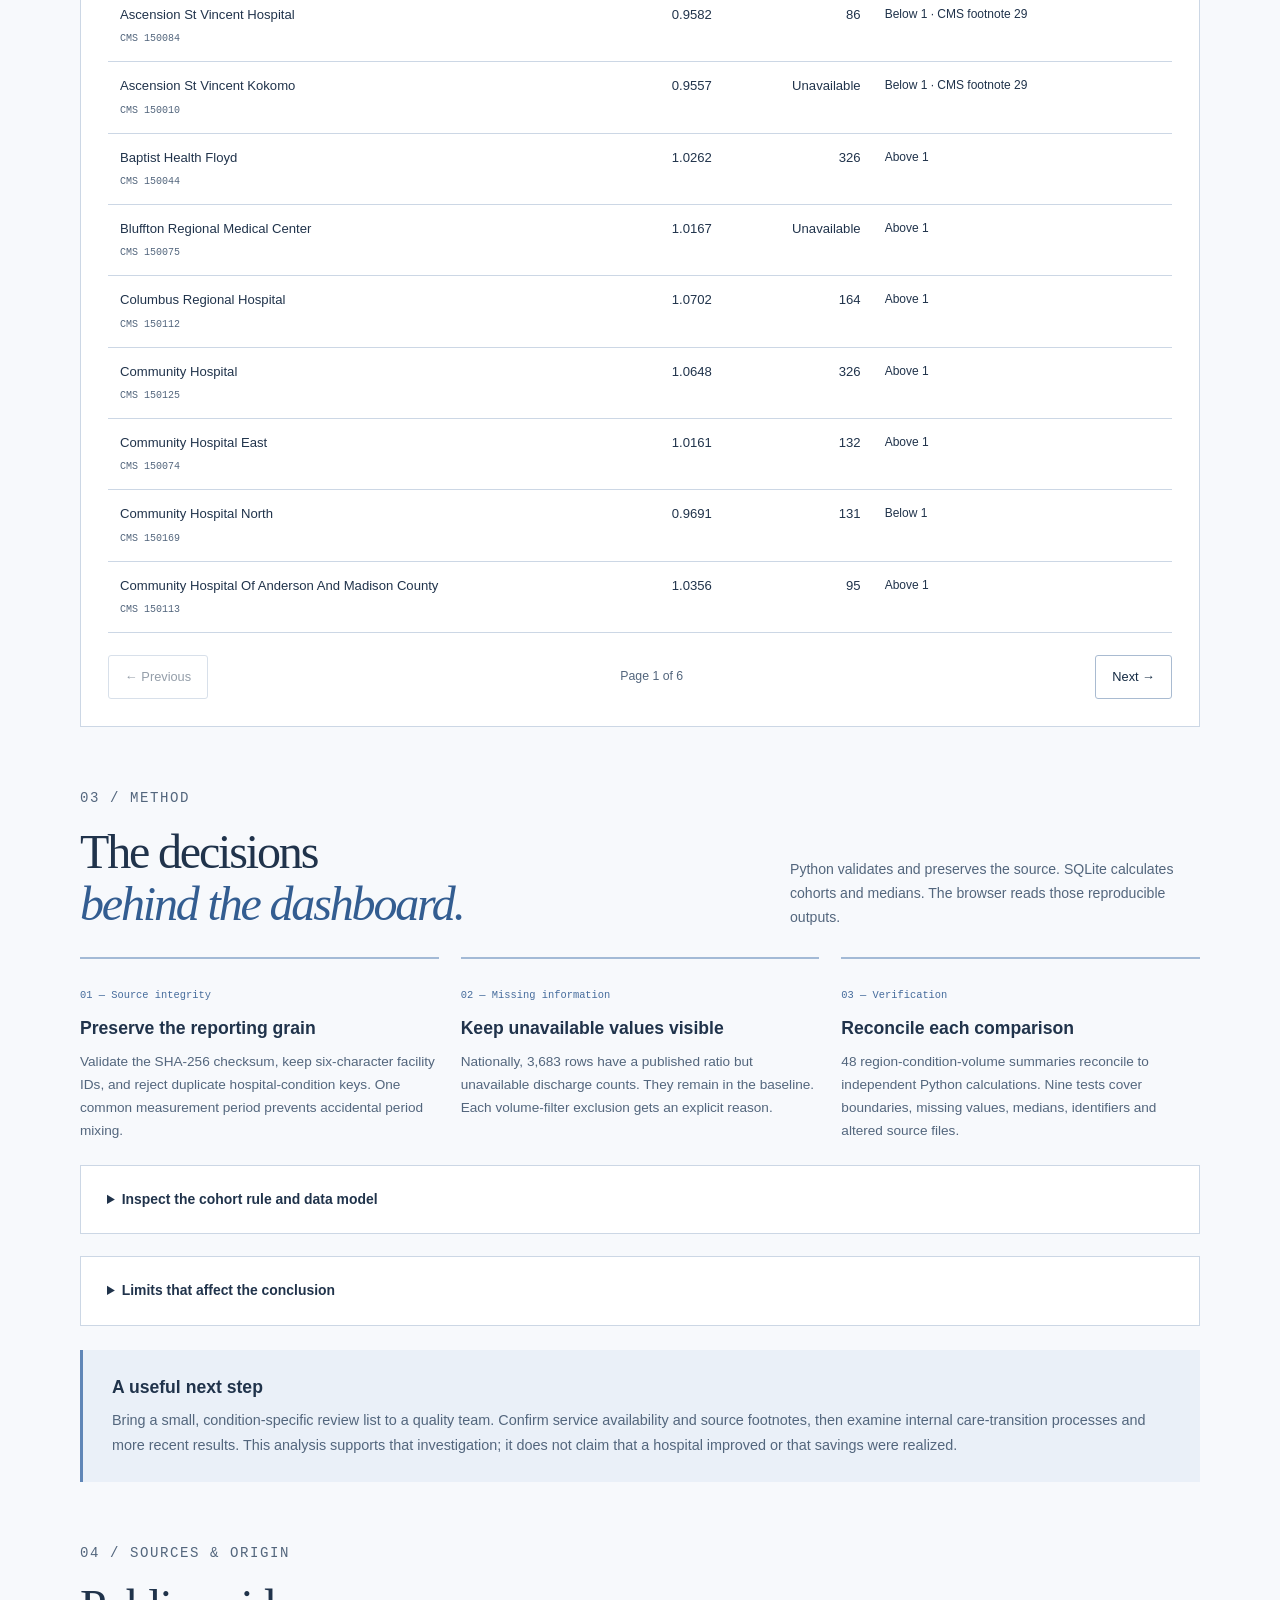
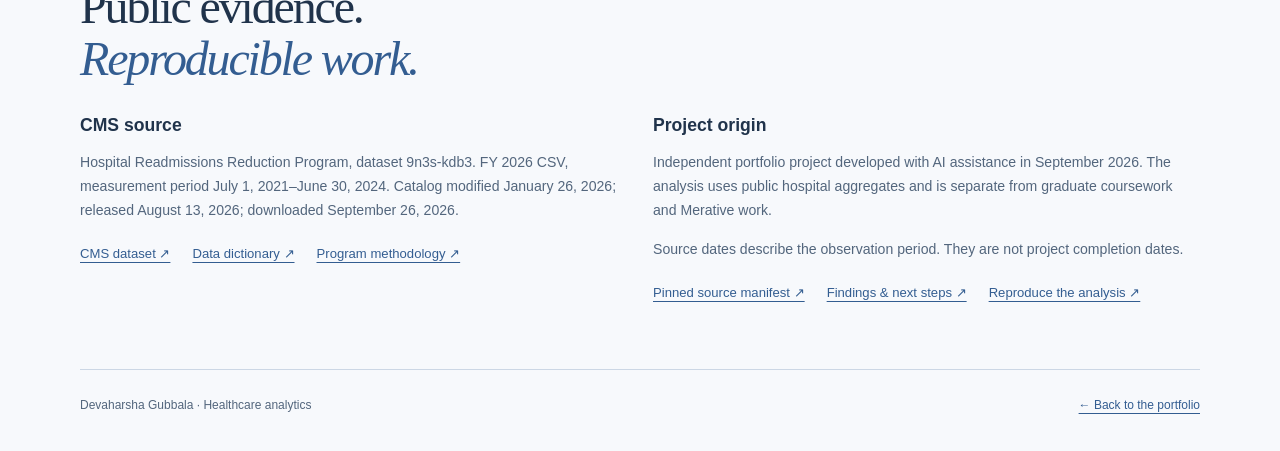
<file: projects/readmissions/index.html>
<!doctype html>
<html lang="en"><head><meta charset="utf-8"><meta name="viewport" content="width=device-width,initial-scale=1">
<title>Hospital Readmissions &amp; Quality Benchmarking | Devaharsha Gubbala</title>
<meta name="description" content="A Python and SQL analysis of public CMS hospital readmissions: Indiana comparisons, national context, missing data and reproducible quality checks.">
<meta name="theme-color" content="#142a43"><link rel="canonical" href="https://devaharshagubbala07-hub.github.io/projects/readmissions/">
<meta property="og:title" content="Hospital Readmissions &amp; Quality Benchmarking"><meta property="og:description" content="82 Indiana hospitals, six conditions, and the importance of a defensible denominator."><meta property="og:type" content="website">
<link rel="icon" href="../../favicon.svg" type="image/svg+xml"><link rel="stylesheet" href="../case-study.css?v=academic-20260925-2"><link rel="stylesheet" href="styles.css?v=20260926">
<script>try{if(localStorage.getItem('dg-portfolio-motion')==='off')document.documentElement.dataset.motion='off';}catch(e){}</script></head>
<body><a class="skip" href="#main">Skip to content</a><header class="topbar"><div class="wrap"><a class="brand" href="../../"><span aria-hidden="true">DG</span>Devaharsha Gubbala</a><nav class="top-links" aria-label="Case study navigation"><a href="../../#academic">Portfolio</a><a class="extra" href="https://github.com/devaharshagubbala07-hub/devaharshagubbala07-hub.github.io/tree/main/projects/readmissions">Code &amp; methods ↗</a></nav></div></header>
<main id="main" class="wrap">
<section class="hero"><div><p class="eyebrow">Public CMS data / Independent analysis</p><h1>Hospital readmissions,<br><em>with context.</em></h1><p class="lede">Where should an Indiana quality team investigate first? Compare condition-specific results, check reporting coverage, and see how a volume filter changes the answer.</p><div class="hero-links"><a class="button" href="#explore">Explore the hospitals ↓</a><a href="https://github.com/devaharshagubbala07-hub/devaharshagubbala07-hub.github.io/tree/main/projects/readmissions">Read the Python &amp; SQL ↗</a></div></div><aside class="hero-note"><span class="mono">Indiana / Six measures</span><span class="big-number">82 hospitals</span><h2>Different conditions.<br>Different coverage.</h2><div class="coverage-pair"><div><strong>72</strong><span>Heart failure ratios</span></div><div><strong>24</strong><span>Coronary bypass ratios</span></div></div><p>Both start with the same 82 source hospitals. Availability determines which hospitals enter each comparison.</p></aside></section>
<div class="source-strip"><span class="badge">Real public data</span><p><strong>CMS FY 2026 HRRP · July 2021–June 2024 observations.</strong> Historical hospital aggregates. Independent portfolio project created September 2026.</p></div>
<nav class="section-nav" aria-label="On this page"><a href="#finding">The finding</a><a href="#explore">Hospital explorer</a><a href="#method">Method</a><a href="#sources">Sources &amp; origin</a></nav>
<section class="case-section" id="finding"><div class="section-heading"><div><p class="eyebrow">01 / The finding</p><h2>A starting point<br><em>for investigation.</em></h2></div><p>Use the published excess readmission ratio (ERR): predicted divided by expected readmission rates for similar patients.</p></div>
<div class="takeaway"><h3>What the baseline comparison shows</h3><p><strong>34 of 68 Indiana hospitals with published COPD ratios (50.0%) are above 1, compared with 47.2% nationally.</strong> This small descriptive difference identifies a question to investigate. It does not establish a significant gap, a payment penalty, or avoidable readmissions.</p><p>Next: review facility volumes, source footnotes and care-transition context before selecting hospitals for deeper review.</p></div>
<div class="body-grid inset"><article class="panel"><h3>What “above 1” means</h3><p>The CMS-published predicted rate exceeds the expected rate for that hospital and condition. A ratio of 1.05 means a 5% relative difference between those modeled rates; it is not a five percentage-point patient readmission rate.</p></article><article class="panel"><h3>What is being compared</h3><p>Each hospital has equal weight within one condition. National context includes Indiana. No ratios are pooled across conditions, and no state-level patient readmission rate is estimated.</p></article></div></section>
<section class="case-section" id="explore"><div class="section-heading"><div><p class="eyebrow">02 / Hospital explorer</p><h2>Choose a condition.<br><em>Inspect the denominator.</em></h2></div><p>Change the condition and minimum published discharge count. Both regions use the same filter. These sensitivity settings are analyst choices.</p></div>
<div class="panel control-panel"><div class="filters"><label for="condition">Condition / procedure<select id="condition" disabled><option value="READM-30-HF-HRRP">Heart failure</option><option value="READM-30-COPD-HRRP" selected>COPD</option><option value="READM-30-PN-HRRP">Pneumonia</option><option value="READM-30-AMI-HRRP">Heart attack</option><option value="READM-30-CABG-HRRP">Coronary bypass</option><option value="READM-30-HIP-KNEE-HRRP">Hip / knee replacement</option></select></label><label for="minimum">Minimum published discharges<select id="minimum" disabled><option value="0">No volume filter</option><option value="25">At least 25</option><option value="100">At least 100</option><option value="250">At least 250</option></select></label><button id="reset" class="quiet-button" disabled>Reset filters</button></div><p class="footnote">No volume filter retains every published ratio, including rows with unavailable discharge counts. A positive minimum excludes unavailable counts and reports those exclusions below.</p><p id="load-note" class="error-note" role="status"></p></div>
<div id="cohort-summary" aria-live="polite" aria-atomic="true"><p class="selection-label" id="selection-label">COPD · No volume filter</p><div class="kpis"><div class="kpi"><span class="kicker">Indiana eligible</span><strong id="eligible">68 / 82</strong><p id="eligible-note">Hospitals with a published ratio</p></div><div class="kpi"><span class="kicker">Indiana above 1</span><strong id="indiana-share">50.0%</strong><p id="indiana-count">34 of 68 eligible hospitals</p></div><div class="kpi"><span class="kicker">National above 1</span><strong id="national-share">47.2%</strong><p id="national-count">1,097 of 2,323 eligible hospitals</p></div><div class="kpi"><span class="kicker">Indiana median ERR</span><strong id="median">0.9988</strong><p>Median hospital ratio, not a patient rate</p></div></div>
<div class="denominator-note" id="denominator-note">Indiana: 82 source hospitals = 68 eligible + 14 without a published ratio + 0 with unavailable volume + 0 below the volume threshold.</div><p class="footnote" id="comparison-note">Indiana is 2.8 percentage points above national on this descriptive hospital-share measure.</p></div>
<div class="panel inset"><div class="panel-title"><h3>Share of eligible hospitals with ERR above 1</h3><p id="chart-filter-label">All six conditions · No volume filter</p></div><p class="chart-caption">Bars share a 0–100% scale. Labels give each condition’s eligible hospital count. The volume filter applies to every bar; the condition selector controls the KPIs and hospital table.</p><div id="comparison-chart" class="comparison-chart"><div class="condition-bars"><h4>Heart failure</h4><div class="bar-line"><span>Indiana</span><div class="bar-track"><i class="bar-fill in" style="width:48.6111%"></i></div><strong>48.6%</strong></div><div class="bar-line"><span>National</span><div class="bar-track"><i class="bar-fill us" style="width:48.9126%"></i></div><strong>48.9%</strong></div><p>Published ratios: 72 Indiana · 2,621 national</p></div><div class="condition-bars"><h4>COPD</h4><div class="bar-line"><span>Indiana</span><div class="bar-track"><i class="bar-fill in" style="width:50.0000%"></i></div><strong>50.0%</strong></div><div class="bar-line"><span>National</span><div class="bar-track"><i class="bar-fill us" style="width:47.2234%"></i></div><strong>47.2%</strong></div><p>Published ratios: 68 Indiana · 2,323 national</p></div><div class="condition-bars"><h4>Pneumonia</h4><div class="bar-line"><span>Indiana</span><div class="bar-track"><i class="bar-fill in" style="width:42.2535%"></i></div><strong>42.3%</strong></div><div class="bar-line"><span>National</span><div class="bar-track"><i class="bar-fill us" style="width:46.8140%"></i></div><strong>46.8%</strong></div><p>Published ratios: 71 Indiana · 2,715 national</p></div><div class="condition-bars"><h4>Heart attack</h4><div class="bar-line"><span>Indiana</span><div class="bar-track"><i class="bar-fill in" style="width:43.1818%"></i></div><strong>43.2%</strong></div><div class="bar-line"><span>National</span><div class="bar-track"><i class="bar-fill us" style="width:49.6544%"></i></div><strong>49.7%</strong></div><p>Published ratios: 44 Indiana · 1,736 national</p></div><div class="condition-bars"><h4>Coronary bypass</h4><div class="bar-line"><span>Indiana</span><div class="bar-track"><i class="bar-fill in" style="width:45.8333%"></i></div><strong>45.8%</strong></div><div class="bar-line"><span>National</span><div class="bar-track"><i class="bar-fill us" style="width:49.8861%"></i></div><strong>49.9%</strong></div><p>Published ratios: 24 Indiana · 878 national</p></div><div class="condition-bars"><h4>Hip / knee replacement</h4><div class="bar-line"><span>Indiana</span><div class="bar-track"><i class="bar-fill in" style="width:38.0952%"></i></div><strong>38.1%</strong></div><div class="bar-line"><span>National</span><div class="bar-track"><i class="bar-fill us" style="width:47.8922%"></i></div><strong>47.9%</strong></div><p>Published ratios: 42 Indiana · 1,447 national</p></div></div></div>
<div class="panel inset"><div class="panel-title"><h3>Indiana hospital records</h3><a href="outputs/indiana_hospital_measures.csv" download>Download all 492 rows ↓</a></div><div class="filters table-filters"><label for="hospital-search">Search hospital name or CMS ID<input id="hospital-search" type="search" placeholder="e.g. Indianapolis or 150001" disabled></label><label for="table-scope">Show records<select id="table-scope" disabled><option value="eligible">Eligible hospitals</option><option value="above">Eligible, ratio above 1</option><option value="excluded">Excluded from this view</option></select></label></div><p id="table-count" class="footnote" role="status">Showing 1–12 of 68 eligible hospitals · alphabetical order</p><p class="mobile-table-note">Scroll the table sideways to see every field.</p><div class="table-wrap" role="region" aria-label="Indiana hospital records" tabindex="0"><table class="hospital-table"><caption>Search and record status filter this table only. Source footnote codes appear with excluded records; the full CSV preserves the original values.</caption><thead><tr><th>Hospital / CMS ID</th><th class="numeric">Published ERR</th><th class="numeric">Discharges</th><th>Interpretation / exclusion</th></tr></thead><tbody id="hospital-body"><tr><th scope="row">Ascension St Vincent Anderson<small>CMS 150088</small></th><td class="numeric">1.0217</td><td class="numeric">55</td><td>Above 1</td></tr><tr><th scope="row">Ascension St Vincent Carmel<small>CMS 150157</small></th><td class="numeric">0.9890</td><td class="numeric">Unavailable</td><td>Below 1</td></tr><tr><th scope="row">Ascension St Vincent Evansville<small>CMS 150100</small></th><td class="numeric">0.9843</td><td class="numeric">Unavailable</td><td>Below 1</td></tr><tr><th scope="row">Ascension St Vincent Hospital<small>CMS 150084</small></th><td class="numeric">0.9582</td><td class="numeric">86</td><td>Below 1</td></tr><tr><th scope="row">Ascension St Vincent Kokomo<small>CMS 150010</small></th><td class="numeric">0.9557</td><td class="numeric">Unavailable</td><td>Below 1</td></tr><tr><th scope="row">Baptist Health Floyd<small>CMS 150044</small></th><td class="numeric">1.0262</td><td class="numeric">326</td><td>Above 1</td></tr><tr><th scope="row">Bluffton Regional Medical Center<small>CMS 150075</small></th><td class="numeric">1.0167</td><td class="numeric">Unavailable</td><td>Above 1</td></tr><tr><th scope="row">Columbus Regional Hospital<small>CMS 150112</small></th><td class="numeric">1.0702</td><td class="numeric">164</td><td>Above 1</td></tr><tr><th scope="row">Community Hospital<small>CMS 150125</small></th><td class="numeric">1.0648</td><td class="numeric">326</td><td>Above 1</td></tr><tr><th scope="row">Community Hospital East<small>CMS 150074</small></th><td class="numeric">1.0161</td><td class="numeric">132</td><td>Above 1</td></tr><tr><th scope="row">Community Hospital North<small>CMS 150169</small></th><td class="numeric">0.9691</td><td class="numeric">131</td><td>Below 1</td></tr><tr><th scope="row">Community Hospital Of Anderson And Madison County<small>CMS 150113</small></th><td class="numeric">1.0356</td><td class="numeric">95</td><td>Above 1</td></tr></tbody></table></div><div class="pagination"><button id="previous" class="quiet-button" disabled>← Previous</button><span id="page-number">Page 1 of 6</span><button id="next" class="quiet-button" disabled>Next →</button></div></div>
<noscript><p class="no-js">JavaScript enables filters and table pagination. The baseline findings, comparison chart, first 12 hospital rows and full CSV remain available.</p></noscript></section>
<section class="case-section" id="method"><div class="section-heading"><div><p class="eyebrow">03 / Method</p><h2>The decisions<br><em>behind the dashboard.</em></h2></div><p>Python validates and preserves the source. SQLite calculates cohorts and medians. The browser reads those reproducible outputs.</p></div>
<div class="compact-cards"><article><span class="method-number">01 — Source integrity</span><h3>Preserve the reporting grain</h3><p>Validate the SHA-256 checksum, keep six-character facility IDs, and reject duplicate hospital-condition keys. One common measurement period prevents accidental period mixing.</p></article><article><span class="method-number">02 — Missing information</span><h3>Keep unavailable values visible</h3><p>Nationally, 3,683 rows have a published ratio but unavailable discharge counts. They remain in the baseline. Each volume-filter exclusion gets an explicit reason.</p></article><article><span class="method-number">03 — Verification</span><h3>Reconcile each comparison</h3><p>48 region-condition-volume summaries reconcile to independent Python calculations. Nine tests cover boundaries, missing values, medians, identifiers and altered source files.</p></article></div>
<details class="evidence"><summary>Inspect the cohort rule and data model</summary><p><strong>Facility → Result ← Measure.</strong> Result has a composite primary key of facility ID and measure ID. Foreign keys protect the joins. The full source contains 18,330 rows for 3,055 hospitals and six measures.</p><pre class="code-sample"><code>CASE
  WHEN err IS NULL THEN 'missing_ratio'
  WHEN :minimum &gt; 0 AND discharges IS NULL THEN 'missing_volume'
  WHEN :minimum &gt; 0 AND discharges &lt; :minimum THEN 'below_volume'
  ELSE 'eligible'
END</code></pre><p>Missing-ratio status takes precedence, so the exclusion groups do not overlap. Share above 1 uses eligible hospitals only. A SQL window calculation returns the middle ratio, or the average of the two middle ratios. Empty cohorts return null rather than zero.</p><div class="source-links"><a href="https://github.com/devaharshagubbala07-hub/devaharshagubbala07-hub.github.io/tree/main/projects/readmissions/sql">SQL schema &amp; calculations ↗</a><a href="https://github.com/devaharshagubbala07-hub/devaharshagubbala07-hub.github.io/tree/main/projects/readmissions/test_analysis.py">Automated tests ↗</a><a href="outputs/condition_benchmarks.csv">All 48 comparisons ↓</a></div></details>
<details class="evidence"><summary>Limits that affect the conclusion</summary><ul><li>The file reports historical hospital aggregates. It cannot support patient-level prediction, a current-performance claim, an intervention effect or a time trend.</li><li>Condition-specific CMS ratios are risk standardized. This project does not rebuild the risk model or infer suppressed patient counts.</li><li>The national comparison is descriptive. CMS payment calculations use additional information, including dual-eligibility peer groups. A ratio above 1 alone does not identify a financial penalty.</li><li>No confidence intervals are supplied in this extract. The dashboard does not label differences statistically significant.</li><li>Missing ratios have several possible explanations. Source footnotes must be reviewed before treating a missing result as a quality problem.</li></ul></details>
<div class="takeaway"><h3>A useful next step</h3><p>Bring a small, condition-specific review list to a quality team. Confirm service availability and source footnotes, then examine internal care-transition processes and more recent results. This analysis supports that investigation; it does not claim that a hospital improved or that savings were realized.</p></div></section>
<section class="case-section" id="sources"><div class="section-heading"><div><p class="eyebrow">04 / Sources &amp; origin</p><h2>Public evidence.<br><em>Reproducible work.</em></h2></div></div><div class="body-grid"><article><h3>CMS source</h3><p>Hospital Readmissions Reduction Program, dataset 9n3s-kdb3. FY 2026 CSV, measurement period July 1, 2021–June 30, 2024. Catalog modified January 26, 2026; released August 13, 2026; downloaded September 26, 2026.</p><div class="source-links"><a href="https://data.cms.gov/provider-data/dataset/9n3s-kdb3">CMS dataset ↗</a><a href="https://data.cms.gov/provider-data/sites/default/files/data_dictionaries/hospital/HOSPITAL_Data_Dictionary.pdf">Data dictionary ↗</a><a href="https://www.cms.gov/medicare/payment/prospective-payment-systems/acute-inpatient-pps/hospital-readmissions-reduction-program-hrrp">Program methodology ↗</a></div></article><article><h3>Project origin</h3><p>Independent portfolio project developed with AI assistance in September 2026. The analysis uses public hospital aggregates and is separate from graduate coursework and Merative work.</p><p>Source dates describe the observation period. They are not project completion dates.</p><div class="source-links"><a href="source.json">Pinned source manifest ↗</a><a href="outputs/findings.md">Findings &amp; next steps ↗</a><a href="https://github.com/devaharshagubbala07-hub/devaharshagubbala07-hub.github.io/tree/main/projects/readmissions#run-it">Reproduce the analysis ↗</a></div></article></div></section>
</main><footer class="footer wrap"><p>Devaharsha Gubbala · Healthcare analytics</p><a href="../../#academic">← Back to the portfolio</a></footer><script src="dashboard.js?v=20260926" defer></script></body></html>
</file>
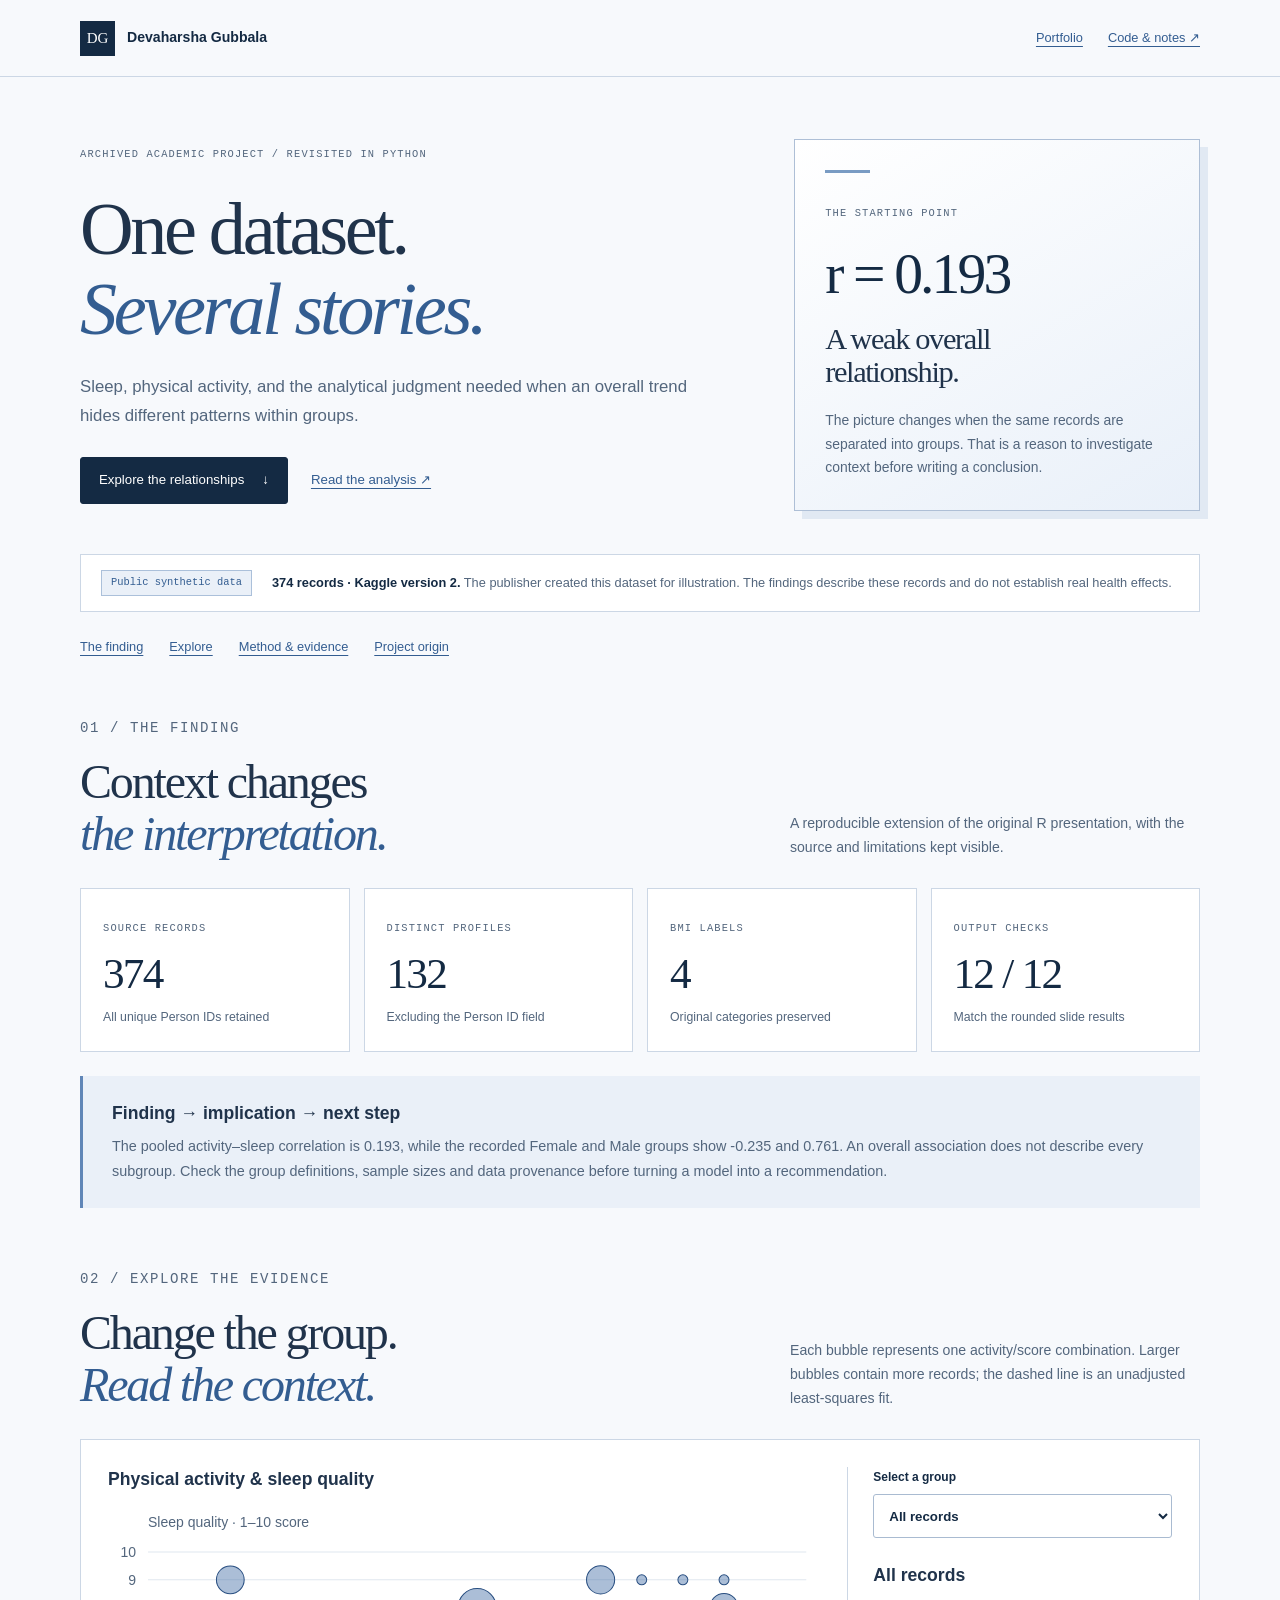
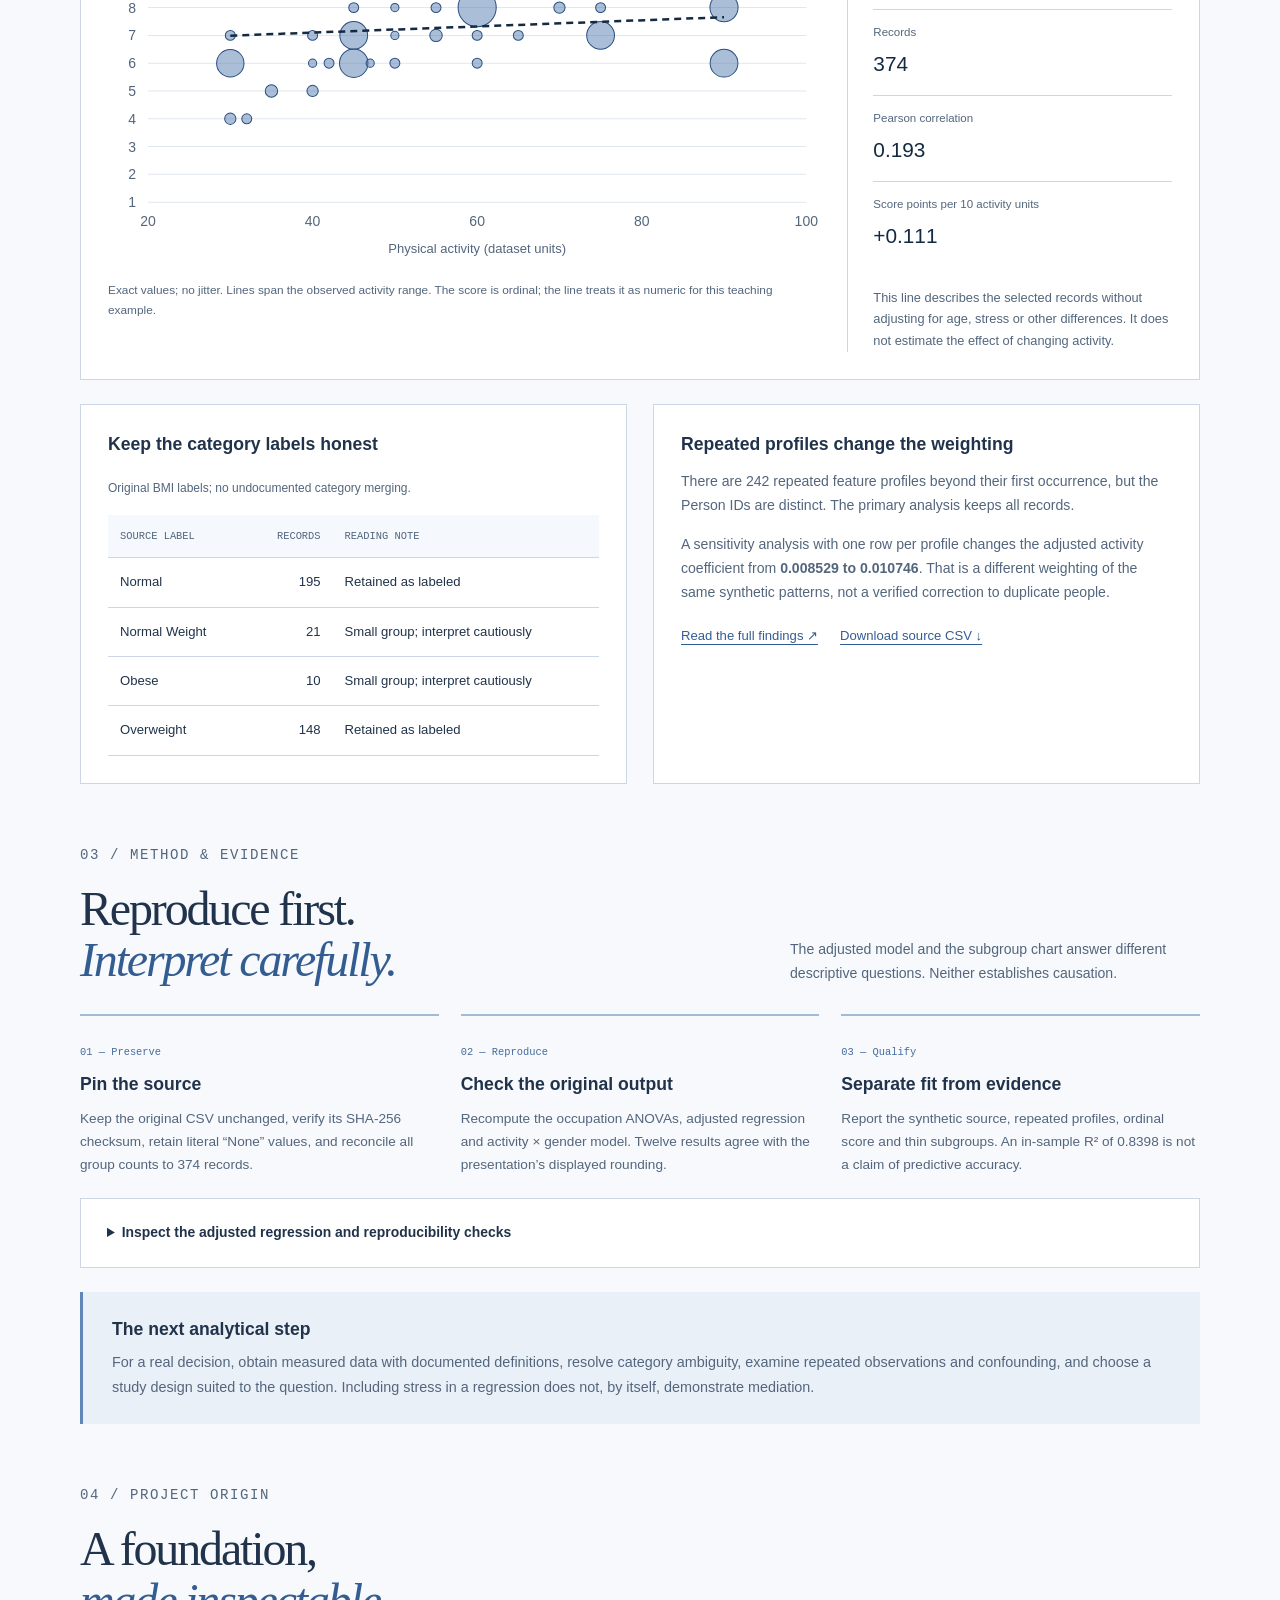
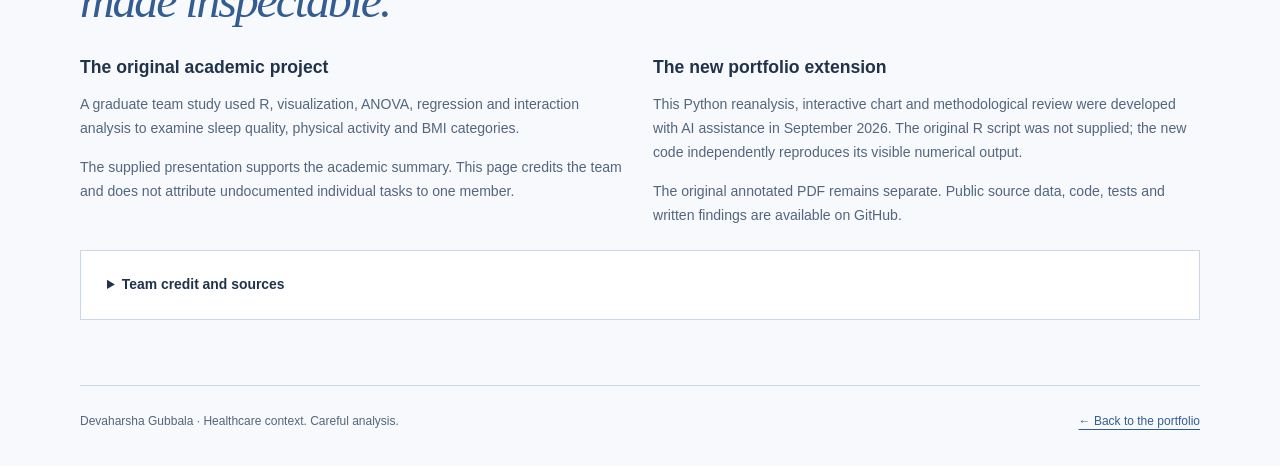
<file: projects/sleep-study/index.html>
<!doctype html>
<html lang="en"><head><meta charset="utf-8"><meta name="viewport" content="width=device-width,initial-scale=1">
<title>Sleep &amp; activity: an analytical case study | Devaharsha Gubbala</title><meta name="description" content="A reproducible review of a graduate sleep study: 374 synthetic records, subgroup patterns, original-output reconciliation and careful interpretation.">
<meta name="theme-color" content="#142a43"><link rel="canonical" href="https://devaharshagubbala07-hub.github.io/projects/sleep-study/">
<meta property="og:type" content="website"><meta property="og:title" content="Sleep &amp; activity: an analytical case study | Devaharsha Gubbala">
<meta property="og:description" content="A reproducible review of a graduate sleep study: 374 synthetic records, subgroup patterns, original-output reconciliation and careful interpretation."><meta property="og:url" content="https://devaharshagubbala07-hub.github.io/projects/sleep-study/">
<link rel="icon" href="../../favicon.svg" type="image/svg+xml">
<script>try{if(localStorage.getItem('dg-portfolio-motion')==='off')document.documentElement.dataset.motion='off';}catch(e){}</script>
<link rel="stylesheet" href="../case-study.css?v=academic-20260925-2"></head>
<body><a class="skip" href="#main">Skip to content</a>
<header class="topbar"><div class="wrap"><a class="brand" href="../../"><span aria-hidden="true">DG</span>Devaharsha Gubbala</a><nav class="top-links" aria-label="Case study navigation"><a href="../../#academic">Portfolio</a><a class="extra" href="https://github.com/devaharshagubbala07-hub/devaharshagubbala07-hub.github.io/tree/main/projects/sleep-study">Code &amp; notes ↗</a></nav></div></header>
<main id="main" class="wrap">
<section class="hero"><div><p class="eyebrow">Archived academic project / Revisited in Python</p><h1>One dataset.<br><em>Several stories.</em></h1><p class="lede">Sleep, physical activity, and the analytical judgment needed when an overall trend hides different patterns within groups.</p><div class="hero-links"><a class="button" href="#explore">Explore the relationships <span aria-hidden="true">↓</span></a><a href="https://github.com/devaharshagubbala07-hub/devaharshagubbala07-hub.github.io/tree/main/projects/sleep-study">Read the analysis ↗</a></div></div><aside class="hero-note"><span class="mono">The starting point</span><span class="big-number">r = 0.193</span><h2>A weak overall<br>relationship.</h2><p>The picture changes when the same records are separated into groups. That is a reason to investigate context before writing a conclusion.</p></aside></section>
<div class="source-strip"><span class="badge">Public synthetic data</span><p><strong>374 records · Kaggle version 2.</strong> The publisher created this dataset for illustration. The findings describe these records and do not establish real health effects.</p></div>
<nav class="section-nav" aria-label="On this page"><a href="#overview">The finding</a><a href="#explore">Explore</a><a href="#method">Method &amp; evidence</a><a href="#origin">Project origin</a></nav>
<section id="overview" class="case-section"><div class="section-heading"><div><p class="eyebrow">01 / The finding</p><h2>Context changes<br><em>the interpretation.</em></h2></div><p>A reproducible extension of the original R presentation, with the source and limitations kept visible.</p></div>
<div class="kpis"><div class="kpi"><span class="kicker">Source records</span><strong>374</strong><p>All unique Person IDs retained</p></div><div class="kpi"><span class="kicker">Distinct profiles</span><strong>132</strong><p>Excluding the Person ID field</p></div><div class="kpi"><span class="kicker">BMI labels</span><strong>4</strong><p>Original categories preserved</p></div><div class="kpi"><span class="kicker">Output checks</span><strong>12 / 12</strong><p>Match the rounded slide results</p></div></div>
<div class="takeaway"><h3>Finding → implication → next step</h3><p>The pooled activity–sleep correlation is 0.193, while the recorded Female and Male groups show -0.235 and 0.761. An overall association does not describe every subgroup. Check the group definitions, sample sizes and data provenance before turning a model into a recommendation.</p></div></section>
<section id="explore" class="case-section"><div class="section-heading"><div><p class="eyebrow">02 / Explore the evidence</p><h2>Change the group.<br><em>Read the context.</em></h2></div><p>Each bubble represents one activity/score combination. Larger bubbles contain more records; the dashed line is an unadjusted least-squares fit.</p></div>
<div class="panel chart-grid"><div class="chart-main"><div class="panel-title"><h3>Physical activity &amp; sleep quality</h3></div><svg id="scatter" class="chart-svg" viewBox="0 0 720 360" role="img" aria-label="All 374 synthetic records: activity–sleep Pearson correlation 0.193. Bubble size represents record count."><line x1="60" y1="295.0" x2="690" y2="295.0" class="grid"/><text x="44" y="300.0" text-anchor="end" font-size="14">1</text><line x1="60" y1="266.6666666666667" x2="690" y2="266.6666666666667" class="grid"/><text x="44" y="271.6666666666667" text-anchor="end" font-size="14">2</text><line x1="60" y1="238.33333333333334" x2="690" y2="238.33333333333334" class="grid"/><text x="44" y="243.33333333333334" text-anchor="end" font-size="14">3</text><line x1="60" y1="210.0" x2="690" y2="210.0" class="grid"/><text x="44" y="215.0" text-anchor="end" font-size="14">4</text><line x1="60" y1="181.66666666666669" x2="690" y2="181.66666666666669" class="grid"/><text x="44" y="186.66666666666669" text-anchor="end" font-size="14">5</text><line x1="60" y1="153.33333333333331" x2="690" y2="153.33333333333331" class="grid"/><text x="44" y="158.33333333333331" text-anchor="end" font-size="14">6</text><line x1="60" y1="125.0" x2="690" y2="125.0" class="grid"/><text x="44" y="130.0" text-anchor="end" font-size="14">7</text><line x1="60" y1="96.66666666666666" x2="690" y2="96.66666666666666" class="grid"/><text x="44" y="101.66666666666666" text-anchor="end" font-size="14">8</text><line x1="60" y1="68.33333333333334" x2="690" y2="68.33333333333334" class="grid"/><text x="44" y="73.33333333333334" text-anchor="end" font-size="14">9</text><line x1="60" y1="40.0" x2="690" y2="40.0" class="grid"/><text x="44" y="45.0" text-anchor="end" font-size="14">10</text><text x="60.0" y="319" text-anchor="middle" font-size="14">20</text><text x="217.5" y="319" text-anchor="middle" font-size="14">40</text><text x="375.0" y="319" text-anchor="middle" font-size="14">60</text><text x="532.5" y="319" text-anchor="middle" font-size="14">80</text><text x="690.0" y="319" text-anchor="middle" font-size="14">100</text><text x="375" y="346" text-anchor="middle" font-size="14">Physical activity level (dataset units)</text><text x="60" y="20" font-size="14">Sleep quality · 1–10 score</text><circle cx="138.75" cy="210.0" r="5.637306695894642"><title>3 records: activity 30, sleep 4</title></circle><circle cx="138.75" cy="153.33333333333331" r="13.692305161943045"><title>31 records: activity 30, sleep 6</title></circle><circle cx="138.75" cy="125.0" r="4.9698484809835"><title>2 records: activity 30, sleep 7</title></circle><circle cx="138.75" cy="68.33333333333334" r="13.879393923934"><title>32 records: activity 30, sleep 9</title></circle><circle cx="154.5" cy="210.0" r="4.9698484809835"><title>2 records: activity 32, sleep 4</title></circle><circle cx="178.125" cy="181.66666666666669" r="6.2"><title>4 records: activity 35, sleep 5</title></circle><circle cx="217.5" cy="181.66666666666669" r="5.637306695894642"><title>3 records: activity 40, sleep 5</title></circle><circle cx="217.5" cy="153.33333333333331" r="4.1"><title>1 records: activity 40, sleep 6</title></circle><circle cx="217.5" cy="125.0" r="4.9698484809835"><title>2 records: activity 40, sleep 7</title></circle><circle cx="233.25" cy="153.33333333333331" r="4.9698484809835"><title>2 records: activity 42, sleep 6</title></circle><circle cx="256.875" cy="153.33333333333331" r="14.244998979175133"><title>34 records: activity 45, sleep 6</title></circle><circle cx="256.875" cy="125.0" r="13.879393923934"><title>32 records: activity 45, sleep 7</title></circle><circle cx="256.875" cy="96.66666666666666" r="4.9698484809835"><title>2 records: activity 45, sleep 8</title></circle><circle cx="272.625" cy="153.33333333333331" r="4.1"><title>1 records: activity 47, sleep 6</title></circle><circle cx="296.25" cy="153.33333333333331" r="4.9698484809835"><title>2 records: activity 50, sleep 6</title></circle><circle cx="296.25" cy="125.0" r="4.1"><title>1 records: activity 50, sleep 7</title></circle><circle cx="296.25" cy="96.66666666666666" r="4.1"><title>1 records: activity 50, sleep 8</title></circle><circle cx="335.625" cy="125.0" r="6.2"><title>4 records: activity 55, sleep 7</title></circle><circle cx="335.625" cy="96.66666666666666" r="4.9698484809835"><title>2 records: activity 55, sleep 8</title></circle><circle cx="375.0" cy="153.33333333333331" r="4.9698484809835"><title>2 records: activity 60, sleep 6</title></circle><circle cx="375.0" cy="125.0" r="4.9698484809835"><title>2 records: activity 60, sleep 7</title></circle><circle cx="375.0" cy="96.66666666666666" r="19.060480649735517"><title>66 records: activity 60, sleep 8</title></circle><circle cx="414.375" cy="125.0" r="4.9698484809835"><title>2 records: activity 65, sleep 7</title></circle><circle cx="453.75" cy="96.66666666666666" r="5.637306695894642"><title>3 records: activity 70, sleep 8</title></circle><circle cx="493.125" cy="125.0" r="13.879393923934"><title>32 records: activity 75, sleep 7</title></circle><circle cx="493.125" cy="96.66666666666666" r="4.9698484809835"><title>2 records: activity 75, sleep 8</title></circle><circle cx="493.125" cy="68.33333333333334" r="14.06358155772986"><title>33 records: activity 75, sleep 9</title></circle><circle cx="532.5" cy="68.33333333333334" r="4.9698484809835"><title>2 records: activity 80, sleep 9</title></circle><circle cx="571.875" cy="68.33333333333334" r="4.9698484809835"><title>2 records: activity 85, sleep 9</title></circle><circle cx="611.25" cy="153.33333333333331" r="13.879393923934"><title>32 records: activity 90, sleep 6</title></circle><circle cx="611.25" cy="96.66666666666666" r="14.06358155772986"><title>33 records: activity 90, sleep 8</title></circle><circle cx="611.25" cy="68.33333333333334" r="4.9698484809835"><title>2 records: activity 90, sleep 9</title></circle><line x1="138.75" y1="125.2974546352429" x2="611.25" y2="106.45466068337794" class="fit"/></svg><p class="chart-caption">Exact values; no jitter. Lines span the observed activity range. The score is ordinal; the line treats it as numeric for this teaching example.</p></div>
<aside class="chart-side"><label for="group">Select a group<select id="group" disabled><option value="all">All records</option><option value="gender-female">Female · recorded gender</option><option value="gender-male">Male · recorded gender</option><option value="bmi-normal">Normal · BMI</option><option value="bmi-normal-weight">Normal Weight · BMI</option><option value="bmi-obese">Obese · BMI</option><option value="bmi-overweight">Overweight · BMI</option></select></label><div aria-live="polite" aria-atomic="true"><h3 id="group-title">All records</h3><dl><div><dt>Records</dt><dd id="group-n">374</dd></div><div><dt>Pearson correlation</dt><dd id="group-r">0.193</dd></div><div><dt>Score points per 10 activity units</dt><dd id="group-slope">+0.111</dd></div></dl><p id="group-note">This line describes the selected records without adjusting for age, stress or other differences. It does not estimate the effect of changing activity.</p></div></aside></div><p id="load-note" class="error-note" role="status"></p><noscript><p class="no-js">JavaScript enables group selection. The default all-records chart and analysis below remain available.</p></noscript>
<div class="body-grid inset"><div class="panel"><h3>Keep the category labels honest</h3><div class="table-wrap"><table><caption>Original BMI labels; no undocumented category merging.</caption><thead><tr><th>Source label</th><th class="numeric">Records</th><th>Reading note</th></tr></thead><tbody><tr><th scope="row">Normal</th><td class="numeric">195</td><td>Retained as labeled</td></tr><tr><th scope="row">Normal Weight</th><td class="numeric">21</td><td>Small group; interpret cautiously</td></tr><tr><th scope="row">Obese</th><td class="numeric">10</td><td>Small group; interpret cautiously</td></tr><tr><th scope="row">Overweight</th><td class="numeric">148</td><td>Retained as labeled</td></tr></tbody></table></div></div><div class="panel"><h3>Repeated profiles change the weighting</h3><p>There are 242 repeated feature profiles beyond their first occurrence, but the Person IDs are distinct. The primary analysis keeps all records.</p><p>A sensitivity analysis with one row per profile changes the adjusted activity coefficient from <strong>0.008529 to 0.010746</strong>. That is a different weighting of the same synthetic patterns, not a verified correction to duplicate people.</p><div class="source-links"><a href="outputs/findings.md">Read the full findings ↗</a><a href="data/sleep-health-v2.csv" download>Download source CSV ↓</a></div></div></div></section>
<section id="method" class="case-section"><div class="section-heading"><div><p class="eyebrow">03 / Method & evidence</p><h2>Reproduce first.<br><em>Interpret carefully.</em></h2></div><p>The adjusted model and the subgroup chart answer different descriptive questions. Neither establishes causation.</p></div>
<div class="compact-cards"><article><span class="method-number">01 — Preserve</span><h3>Pin the source</h3><p>Keep the original CSV unchanged, verify its SHA-256 checksum, retain literal “None” values, and reconcile all group counts to 374 records.</p></article><article><span class="method-number">02 — Reproduce</span><h3>Check the original output</h3><p>Recompute the occupation ANOVAs, adjusted regression and activity × gender model. Twelve results agree with the presentation’s displayed rounding.</p></article><article><span class="method-number">03 — Qualify</span><h3>Separate fit from evidence</h3><p>Report the synthetic source, repeated profiles, ordinal score and thin subgroups. An in-sample R² of 0.8398 is not a claim of predictive accuracy.</p></article></div>
<details class="evidence"><summary>Inspect the adjusted regression and reproducibility checks</summary><p>Sleep quality ~ physical activity + age + stress. All 374 records; 370 residual degrees of freedom. Classical standard errors reproduce the original R output. They are not used here to make real-population significance claims.</p><div class="table-wrap"><table><caption>Independent Python replication of presentation slide 10.</caption><thead><tr><th>Term</th><th class="numeric">Coefficient</th><th class="numeric">Standard error</th></tr></thead><tbody><tr><th scope="row">Intercept</th><td class="numeric">9.430111</td><td class="numeric">0.191637</td></tr><tr><th scope="row">Physical activity</th><td class="numeric">0.008529</td><td class="numeric">0.001217</td></tr><tr><th scope="row">Age</th><td class="numeric">0.011711</td><td class="numeric">0.003221</td></tr><tr><th scope="row">Stress</th><td class="numeric">-0.578635</td><td class="numeric">0.015500</td></tr></tbody></table></div><p>Seven automated tests check arithmetic, an independent SciPy fit, checksums, denominators, preserved labels, interaction parameterization and rank-deficient models.</p><div class="source-links"><a href="https://github.com/devaharshagubbala07-hub/devaharshagubbala07-hub.github.io/blob/main/projects/sleep-study/analysis.py">Analysis code ↗</a><a href="outputs/summary.json">Full numerical results ↗</a><a href="https://github.com/devaharshagubbala07-hub/devaharshagubbala07-hub.github.io/blob/main/projects/sleep-study/test_analysis.py">Tests ↗</a></div></details>
<div class="takeaway"><h3>The next analytical step</h3><p>For a real decision, obtain measured data with documented definitions, resolve category ambiguity, examine repeated observations and confounding, and choose a study design suited to the question. Including stress in a regression does not, by itself, demonstrate mediation.</p></div></section>
<section id="origin" class="case-section"><div class="section-heading"><div><p class="eyebrow">04 / Project origin</p><h2>A foundation,<br><em>made inspectable.</em></h2></div><p></p></div>
<div class="body-grid"><article><h3>The original academic project</h3><p>A graduate team study used R, visualization, ANOVA, regression and interaction analysis to examine sleep quality, physical activity and BMI categories.</p><p>The supplied presentation supports the academic summary. This page credits the team and does not attribute undocumented individual tasks to one member.</p></article><article><h3>The new portfolio extension</h3><p>This Python reanalysis, interactive chart and methodological review were developed with AI assistance in September 2026. The original R script was not supplied; the new code independently reproduces its visible numerical output.</p><p>The original annotated PDF remains separate. Public source data, code, tests and written findings are available on GitHub.</p></article></div>
<details class="evidence"><summary>Team credit and sources</summary><p><strong>Original team:</strong> Aishwarya Voraganti, Ritheesh Miridoodi, Devaharsha Gubbala, Asra Tasneem Shaik and Saranya Guvvala.</p><p><strong>Presentation:</strong> Analysis of the Relationship Between Physical Activity and Sleep Quality Across Different BMI Categories; slides 9–11 support the reproduced outputs. The reanalysis uses 374 rows from the publisher’s version 2 file.</p><div class="source-links"><a href="https://www.kaggle.com/datasets/uom190346a/sleep-health-and-lifestyle-dataset">Kaggle source &amp; CC0 listing ↗</a><a href="source.json">Source manifest ↗</a><a href="provenance.json">Academic provenance ↗</a></div></details></section></main>
<footer class="footer wrap"><p>Devaharsha Gubbala · Healthcare context. Careful analysis.</p><a href="../../#academic">← Back to the portfolio</a></footer>
<script src="dashboard.js?v=academic-20260925-2" defer></script></body></html>
</file>
<file: styles.css>
/* Analyst's desk: navy ink, white paper, legible data. */
:root{--series-inpatient:#335d91;--series-outpatient:#477dbc;--series-pharmacy:#79adc9;--series-emergency:#bd8a43;--series-professional:#9caec3;--navy:#142a43;--navy-deep:#0e1e31;--ink:#24364b;--muted:#56677b;--paper:#f8fafc;--paper-dark:#eef3f9;--white:#ffffff;--accent:#adcdfb;--line:#d6dfe9;--line-dark:#ffffff26;--mono:"SFMono-Regular",Consolas,"Liberation Mono",monospace;--serif:Georgia,"Times New Roman",serif;--container:1180px}
*{box-sizing:border-box}html{scroll-behavior:smooth;scroll-padding-top:108px}body{margin:0;background:var(--paper);color:var(--ink);font:16px/1.7 -apple-system,BlinkMacSystemFont,"Segoe UI",sans-serif;-webkit-font-smoothing:antialiased}body.nav-open{overflow:hidden}a{color:inherit;text-underline-offset:5px}button,select{font:inherit}button{cursor:pointer}a,button,summary{-webkit-tap-highlight-color:transparent;touch-action:manipulation}button:disabled{cursor:default}:focus-visible{outline:3px solid #4b87d9;outline-offset:5px}::selection{background:#d1e3fb;color:#0e1e31}[hidden]{display:none!important}svg{display:block;max-width:100%}p{margin:0 0 18px}h1,h2,h3,h4{margin-top:0}h2{font-family:var(--serif);font-size:clamp(2.25rem,4vw,3.45rem);line-height:1.12;font-weight:400;letter-spacing:-.045em;margin-bottom:25px}h2 em{font-weight:400}h3{line-height:1.35}.container{width:min(calc(100% - 80px),var(--container));margin-inline:auto}.mono,.section-index,.eyebrow,.work-label,.section-hint,.rail-caption,.evidence-number,.notebook-label{font-family:var(--mono);font-size:.65rem;letter-spacing:.04em}.eyebrow,.section-index,.work-label,.notebook-label{text-transform:uppercase}.eyebrow{margin-bottom:22px}.section-index{display:block;color:var(--muted)}.sr-only{position:absolute;width:1px;height:1px;padding:0;margin:-1px;overflow:hidden;clip:rect(0,0,0,0);white-space:nowrap;border:0}.skip-link{position:fixed;top:-100px;left:16px;z-index:300;padding:12px 20px;color:var(--navy);background:var(--white)}.skip-link:focus{top:10px}
/* Navigation */
.site-header{position:sticky;top:0;z-index:100;background:var(--paper);border-bottom:1px solid var(--line);transition:box-shadow .25s ease}.site-header.scrolled{box-shadow:0 5px 20px #142a4309}.nav-wrap{display:flex;align-items:center;justify-content:space-between;min-height:88px;gap:28px}.brand{display:inline-flex;gap:12px;align-items:center;text-decoration:none;font-size:.83rem;font-weight:650;line-height:1.45;flex-shrink:0}.brand-mark{width:36px;height:36px}.brand-sub{display:block;font-family:var(--mono);font-size:.56rem;text-transform:uppercase;letter-spacing:.1em;color:var(--muted);margin-top:3px;font-weight:400}.primary-nav{display:flex;align-items:center;gap:25px}.primary-nav a{position:relative;padding-block:12px;font-size:.75rem;text-decoration:none;color:var(--muted);white-space:nowrap}.primary-nav a::after{content:'';position:absolute;height:1px;background:var(--navy);inset:auto 0 7px;transform:scaleX(0);transform-origin:left;transition:transform .2s ease}.primary-nav a:hover,.primary-nav a[aria-current="location"]{color:var(--navy)}.primary-nav a:hover::after,.primary-nav a[aria-current="location"]::after{transform:scaleX(1)}.primary-nav .nav-contact{border:1px solid #99abc2;padding:10px 14px;color:var(--navy)}.nav-contact span{margin-left:12px}.primary-nav .nav-contact::after{display:none}.primary-nav .nav-contact:hover{background:var(--paper-dark)}.reading-progress{height:2px;position:absolute;bottom:-1px;left:0;right:0;pointer-events:none}.reading-progress span{display:block;height:100%;background:#3d6fba;transform-origin:left;transform:scaleX(0)}.nav-toggle{display:none}
/* Introduction and working chart */
.hero{position:relative;overflow:hidden;background:var(--navy);color:var(--paper)}.hero-grid-background{position:absolute;inset:0;pointer-events:none;background-image:linear-gradient(#adcdfb0a 1px,transparent 1px),linear-gradient(90deg,#adcdfb0a 1px,transparent 1px);background-size:80px 80px;mask-image:linear-gradient(100deg,transparent 25%,black)}.hero>.container{position:relative}.hero-topline{display:flex;justify-content:space-between;align-items:center;gap:25px;padding:26px 0;border-bottom:1px solid var(--line-dark);font:.6rem/1.6 var(--mono);letter-spacing:.05em;text-transform:uppercase;color:#b8c9dd}.hero-topline>span:first-child{display:flex;gap:10px;align-items:center}.hero-topline>span:last-child span{margin-inline:12px;color:#607b9b}.status-dot{display:inline-block;width:6px;height:6px;border-radius:50%;background:var(--accent);box-shadow:0 0 0 4px #adcdfb16}.hero-grid{display:grid;grid-template-columns:1.07fr 1fr;align-items:center;gap:84px;padding:55px 0 65px}.hero .eyebrow{color:#b8c9dd;margin-bottom:15px}.hero h1{font-family:var(--serif);font-size:clamp(3.85rem,6.5vw,6rem);font-weight:400;letter-spacing:-.062em;line-height:.99;margin:0 0 27px}.hero h1 em{color:var(--accent);font-weight:400}.hero-role{font-size:1.05rem;margin-bottom:16px;font-weight:550}.hero-lede{font-size:.94rem;line-height:1.85;max-width:470px;color:#c9d8e9}.hero-actions{display:flex;align-items:center;flex-wrap:wrap;gap:20px 26px;margin-top:30px}.button{display:inline-flex;justify-content:center;align-items:center;gap:28px;min-height:49px;padding:12px 20px;text-decoration:none;font-size:.78rem;font-weight:650;border:1px solid transparent;border-radius:2px;transition:background .2s ease,transform .2s ease,box-shadow .2s ease}.button:hover{transform:translateY(-2px);box-shadow:0 5px 12px #00000012}.button-light{background:var(--paper);color:var(--navy)}.button-light:hover{background:var(--accent)}.button-dark{background:var(--navy);color:var(--paper)}.button-dark:hover{background:#244568}.button span,.text-link span{transition:transform .2s ease}.button:hover span,.text-link:hover span{transform:translate(2px,-2px)}.text-link{display:inline-flex;gap:20px;align-items:center;font-size:.76rem;font-weight:650}.light-link{color:var(--paper)}.hero-specialties{display:flex;flex-wrap:wrap;gap:8px 14px;margin-top:34px;color:#b8c9dd;font:.58rem/1.7 var(--mono)}.hero-specialties span+span::before{content:'/';color:#607b9b;margin-right:14px}.analyst-desk{position:relative;background:#10243b;padding:25px 27px 0;border:1px solid #526c8d80;box-shadow:13px 13px 0 #0e1e312e;border-radius:3px}.analyst-desk::before,.analyst-desk::after{content:'';position:absolute;width:8px;height:8px;border:1px solid #607b9b;background:var(--navy)}.analyst-desk::before{top:-5px;left:-5px}.analyst-desk::after{bottom:-5px;right:-5px}.desk-top{display:flex;justify-content:space-between;gap:12px;align-items:center;margin-bottom:26px}.desk-top .mono{color:#c9d8e9;font-size:.58rem;text-transform:uppercase}.data-badge{display:inline-flex;align-items:center;border:1px solid #9fb4cf60;padding:3px 7px;font:.56rem/1.5 var(--mono);white-space:nowrap;color:#c9d8e9;border-radius:2px}.analyst-desk h2{font-size:1.95rem;letter-spacing:-.03em;margin-bottom:25px}.desk-controls{display:flex;justify-content:space-between;align-items:center;gap:10px;margin-bottom:11px}.desk-controls>.mono{color:#b8c9dd;font-size:.53rem}.year-switch{display:flex;gap:2px;border:1px solid #526c8d80;border-radius:3px;padding:3px}.year-switch button{background:transparent;color:#c9d8e9;border:0;border-radius:1px;min-height:30px;min-width:44px;padding:5px 8px;font:.6rem/1.4 var(--mono);transition:background .25s ease,color .25s ease}.year-switch button[aria-pressed="true"]{background:var(--accent);color:var(--navy-deep)}.year-switch button:hover:not([aria-pressed="true"]){background:#ffffff10}.desk-readout{display:flex;gap:20px;align-items:center;justify-content:space-between;font-variant-numeric:tabular-nums}.desk-readout>strong{font-family:var(--serif);font-weight:400;font-size:3.2rem;letter-spacing:-.055em;line-height:1.1}.desk-readout>span:not(.sr-only){color:#b8c9dd;font:.57rem/1.9 var(--mono)}.desk-readout b{color:var(--paper);font-weight:500}.desk-chart{margin-top:21px}.desk-chart svg{width:100%;overflow:visible}.chart-grid path{stroke:#b8c9dd24;stroke-width:1;stroke-dasharray:3 5;fill:none}.chart-axis{fill:#99abc2;font:9px var(--mono)}.year-bar .bar-shape{fill:#526c8d;transition:fill .4s ease;transform-box:fill-box;transform-origin:bottom}.year-bar.is-selected .bar-shape{fill:var(--accent)}.bar-value{font:10px var(--mono);fill:#b8c9dd}.year-bar.is-selected .bar-value{fill:var(--accent)}.bar-year{font:10px var(--mono);fill:#c9d8e9}.desk-note{display:flex;align-items:flex-start;gap:12px;margin:11px 0 18px}.note-symbol{font-size:20px;line-height:1;color:var(--accent)}.desk-note p{font-size:.68rem;color:#d1e3fb;line-height:1.7;margin:0}.desk-note p span{font-size:.59rem;color:#9fb4cf}.desk-link{display:flex;justify-content:space-between;align-items:center;border-top:1px solid var(--line-dark);padding:14px 0;text-decoration:none;font-size:.69rem}.desk-link:hover{color:var(--accent)}.hero-bottom{display:flex;align-items:center;gap:25px;flex-wrap:wrap;border-top:1px solid var(--line-dark);padding:21px 0;color:#b8c9dd;font-size:.64rem}.hero-bottom>span{margin-right:auto}.hero-bottom strong{font-weight:500;color:var(--paper);margin-left:12px}.hero-bottom>a{text-decoration:none}.hero-bottom>a:hover{color:var(--paper)}.hero-bottom>a span{margin-left:12px}.motion-toggle{display:inline-flex;align-items:center;gap:7px;border:1px solid #ffffff30;background:transparent;color:#c9d8e9;font:.56rem var(--mono);padding:8px 9px;border-radius:2px;min-height:32px}.motion-toggle:hover:not(:disabled){background:#ffffff0a}.motion-icon{font-size:.7rem}
/* A short introduction to the person behind the reporting work. */
.about-section{padding:70px 0;background:var(--white);border-bottom:1px solid var(--line)}.about-layout{display:grid;grid-template-columns:minmax(0,.9fr) minmax(0,1.1fr);gap:84px;align-items:center}.about-layout .section-index{margin-bottom:17px}.about-layout h2{font-size:clamp(2.1rem,3.4vw,2.85rem);line-height:1.15;margin:0}.about-story{font-size:1rem;line-height:1.9;color:var(--muted);margin:0;max-width:620px}
@media(max-width:1100px){.about-layout{gap:45px}}
@media(max-width:700px){.about-section{padding:48px 0}.about-layout{grid-template-columns:1fr;gap:24px}.about-layout h2{font-size:2.3rem}.about-story{font-size:.92rem;line-height:1.85}}
@media print{.about-section{padding-block:25px}.about-layout{display:block}.about-layout h2{margin-bottom:18px}.about-story{color:#333}}
/* Professional case notes */
.section{padding:108px 0}.section-layout{display:grid;grid-template-columns:230px minmax(0,1fr);gap:65px}.section-rail{padding-top:7px}.rail-note{font-family:var(--serif);font-size:1.23rem;line-height:1.45;letter-spacing:-.025em;margin:30px 0 22px}.rail-rule{display:block;width:38px;height:1px;background:#99abc2;margin-bottom:18px}.rail-caption{font-size:.56rem;color:var(--muted)}.section-heading{margin-bottom:36px}.section-heading>p:not(.eyebrow){color:var(--muted);font-size:.9rem;max-width:640px}.section-heading .eyebrow{font-size:.6rem;color:#52677f}.section-hint{font-size:.57rem;color:var(--muted)}.section-hint span{margin-left:10px}.work-list{border-top:1px solid #b8c9dd}.work-item{border-bottom:1px solid #d6dfe9;transition:background .25s ease}.work-item summary{display:grid;grid-template-columns:30px 1fr 34px;align-items:start;gap:22px;padding:28px 8px 28px 0;list-style:none;cursor:pointer}.work-item summary::-webkit-details-marker{display:none}.work-item summary::marker{content:''}.work-item:hover{background:#e7edf570}.work-number{font:.64rem var(--mono);padding-top:5px;color:#52677f}.work-label{color:#52677f;font-size:.55rem;letter-spacing:.06em}.work-item h3{margin:7px 0 9px;font-size:1.17rem;font-weight:500;line-height:1.4;letter-spacing:-.02em}.work-item summary p{color:var(--muted);font-size:.79rem;margin-bottom:0;line-height:1.75;max-width:570px}.expand-icon{position:relative;width:28px;height:28px;border:1px solid #c9d8e9;border-radius:50%;margin-top:15px;transition:background .2s ease,transform .25s ease}.expand-icon::before,.expand-icon::after{content:'';position:absolute;background:var(--navy);width:10px;height:1px;top:12px;left:8px}.expand-icon::after{transform:rotate(90deg);transition:transform .2s ease}.work-item[open] .expand-icon{background:#e2ebf7}.work-item[open] .expand-icon::after{transform:rotate(0)}.work-body{display:grid;grid-template-columns:repeat(3,minmax(0,1fr));gap:20px;padding:4px 8px 30px 52px}.work-body h4{font:.58rem/1.6 var(--mono);text-transform:uppercase;letter-spacing:.025em;font-weight:500;margin:0 0 12px;color:#335d91}.work-body p{color:var(--muted);font-size:.77rem;line-height:1.85;margin:0}.work-body .work-tools{grid-column:1/-1;border-top:1px solid var(--line);padding-top:15px}.work-tools{font-family:var(--mono);font-size:.57rem!important;line-height:1.85!important;color:#52677f!important}
/* Reproducible analysis lab */
.lab-section{background:var(--paper-dark);border-block:1px solid #d6dfe9}.section-meta{display:flex;gap:25px;justify-content:space-between;padding-bottom:34px;border-bottom:1px solid #cbd6e4;margin-bottom:48px}.section-meta>.mono{color:var(--muted);font-size:.58rem}.lab-grid{display:grid;grid-template-columns:1.08fr 1fr;align-items:center;gap:100px}.project-badge{display:inline-block;font:.55rem/1.6 var(--mono);text-transform:uppercase;letter-spacing:.025em;background:#e2ebf7;border:1px solid #cbd6e4;padding:5px 9px;margin-bottom:22px;color:#335d91}.lab-copy>p:not(.provenance){font-size:.87rem;color:var(--muted)}.lab-copy .intro-copy{color:var(--ink)!important;font-size:1rem!important}.lab-copy .provenance{margin:22px 0 0;font-size:.66rem;color:var(--muted);line-height:1.85}.lab-visual{background:var(--white);border:1px solid #cbd6e4;padding:27px;box-shadow:8px 8px 0 #cbd6e480;border-radius:2px}.lab-visual-header{display:flex;justify-content:space-between;align-items:center;gap:15px;padding-bottom:20px;border-bottom:1px solid var(--line)}.lab-visual-header .mono{font-size:.61rem;text-transform:uppercase}.lab-visual .data-badge{color:var(--muted);border-color:#b8c9dd}.composition-total{margin:25px 0 24px}.composition-total>span{display:block;font-size:.72rem;color:var(--muted)}.composition-total strong{display:block;font-family:var(--serif);font-weight:400;font-size:2.5rem;letter-spacing:-.05em;line-height:1.4}.composition-total>.mono{font-size:.53rem;color:#52677f}.composition-bar{display:flex;gap:3px;height:32px;margin:0 0 23px;overflow:hidden}.composition-bar span{width:var(--share);background:var(--segment);min-width:0;transform-origin:left}.composition-legend{list-style:none;margin:0;padding:0}.composition-legend li{display:flex;align-items:center;justify-content:space-between;padding:7px 0;font-size:.72rem;border-bottom:1px solid #e7edf5}.composition-legend li>span{display:flex;align-items:center;gap:10px}.composition-legend i{width:7px;height:7px;display:inline-block}.composition-legend strong{font:.68rem var(--mono);font-variant-numeric:tabular-nums}.chart-footnote{font-size:.55rem;color:var(--muted);margin-top:9px}.analyst-annotation{display:flex;gap:12px;border-top:1px dashed #b8c9dd;padding-top:16px;margin-top:19px}.analyst-annotation>span{color:#3d6fba;font-size:1.3rem;line-height:1.2}.analyst-annotation p{font-family:var(--serif);font-style:italic;font-size:.88rem;line-height:1.55;margin:0}.evidence-links{display:grid;grid-template-columns:repeat(3,minmax(0,1fr));border-top:1px solid #c9d8e9;margin-top:60px}.evidence-links a{text-decoration:none;padding:27px 27px 0;border-left:1px solid #cbd6e4}.evidence-links a:first-child{padding-left:0;border-left:0}.evidence-links a:last-child{padding-right:0}.evidence-number{color:#52677f;font-size:.55rem;text-transform:uppercase}.evidence-links h3{font-size:.96rem;font-weight:500;margin:14px 0 10px}.evidence-links h3 span{float:right;font-size:.85rem;margin-left:8px;transition:transform .2s ease}.evidence-links a:hover h3 span{transform:translate(3px,-3px)}.evidence-links p{font-size:.75rem;color:var(--muted);margin:0;max-width:300px}
/* A real SQL excerpt, with a static grid and the shared one-time reveal. */
.sql-detail{display:grid;grid-template-columns:minmax(0,.9fr) minmax(0,1.1fr);align-items:center;gap:46px;margin-top:54px;padding:32px;border:1px solid var(--line);border-radius:3px;background-color:var(--paper);background-image:linear-gradient(#3d6fba0b 1px,transparent 1px),linear-gradient(90deg,#3d6fba0b 1px,transparent 1px);background-size:24px 24px}
.sql-detail-copy .eyebrow{display:block;color:#52677f;font-size:.625rem;margin-bottom:15px}.sql-detail-copy h3{font-family:var(--serif);font-size:1.8rem;font-weight:400;letter-spacing:-.03em;line-height:1.2;margin:0 0 15px}.sql-detail-copy p{font-size:.83rem;line-height:1.85;color:var(--muted);max-width:405px;margin-bottom:20px}.sql-detail-copy p code{font-family:var(--mono);font-size:.78rem;color:var(--ink)}.sql-detail-copy .text-link{font-size:.73rem;gap:16px}
.sql-editor{min-width:0;margin:0;border:1px solid #405873;border-radius:3px;background:var(--navy-deep);color:#dbe6f4;box-shadow:5px 5px 0 #142a430b;overflow:hidden}.sql-editor-header{display:flex;justify-content:space-between;align-items:center;gap:14px;padding:13px 20px;border-bottom:1px solid #ffffff20;background:#142a43;font:.68rem/1.5 var(--mono)}.sql-editor-header>span:first-child{display:flex;align-items:center;gap:10px}.sql-editor-header svg{width:17px;height:17px;color:var(--accent);flex-shrink:0}.sql-language{color:#b8c9dd;font-size:.6rem}.sql-editor pre{margin:0;padding:22px 24px;font:.78rem/1.9 var(--mono);white-space:pre-wrap;overflow-wrap:anywhere;tab-size:2}.sql-editor code{font:inherit}.sql-keyword{color:var(--accent);font-weight:600}.sql-editor figcaption{margin:0;padding:11px 20px;border-top:1px solid #ffffff15;color:#b8c9dd;font:.6rem/1.65 var(--mono)}
@media(max-width:900px){.sql-detail{gap:28px;padding:25px}.sql-detail-copy h3{font-size:1.55rem}.sql-editor pre{padding:20px 18px;font-size:.74rem}.sql-editor-header,.sql-editor figcaption{padding-inline:16px}}
@media(max-width:700px){.sql-detail{grid-template-columns:1fr;gap:24px;margin-top:36px;padding:24px 20px}.sql-detail-copy h3{font-size:1.7rem}.sql-detail-copy p{max-width:none}.sql-detail-copy .text-link{font-size:.76rem}.sql-editor pre{font-size:.75rem;padding:19px 16px}.sql-editor figcaption{font-size:.6rem}}
@media(max-width:380px){.sql-detail{padding:22px 14px}.sql-editor-header,.sql-editor figcaption{padding-inline:12px}.sql-editor pre{padding-inline:12px;font-size:.72rem}}
@media print{.sql-detail{display:block;background:white;break-inside:avoid}.sql-editor{margin-top:18px;box-shadow:none;background:white;color:black}.sql-editor-header{background:white;color:black}.sql-keyword,.sql-language,.sql-editor figcaption{color:#333}}
/* Interactive analyst notebook, with a no-JavaScript reading fallback */
.approach-section{background:var(--navy-deep);color:var(--paper);position:relative}.approach-section .section-index{color:#b8c9dd;margin-bottom:30px}.approach-heading{display:grid;grid-template-columns:1.2fr 1fr;gap:130px;align-items:end;margin-bottom:46px}.approach-heading h2{margin:0}.approach-heading h2 em{color:var(--accent)}.approach-heading>p{font-size:.88rem;color:#c9d8e9;margin:0 0 5px}.method-layout{display:grid;grid-template-columns:.9fr 1.1fr;gap:70px;align-items:stretch}.method-steps{display:none}.method-ready .method-steps{display:flex;flex-direction:column;justify-content:center}.method-steps button{display:flex;gap:24px;text-align:left;align-items:center;padding:24px 0;min-height:78px;background:transparent;color:#b8c9dd;border:0;border-bottom:1px solid #9fb4cf33;transition:color .25s ease,padding .25s ease}.method-steps button:first-child{border-top:1px solid #9fb4cf33}.method-steps button>span:first-child{font:.63rem var(--mono);color:#99abc2}.method-steps button>span:last-child{margin-left:auto;opacity:.4}.method-steps strong{font-size:.9rem;font-weight:500}.method-steps button[aria-pressed="true"]{color:var(--accent);padding-inline:14px;background:#adcdfb07}.method-steps button[aria-pressed="true"]>span{color:var(--accent);opacity:1}.method-steps button:hover{color:var(--paper)}.method-notebook{position:relative;background:var(--paper);color:var(--ink);border-top:4px solid #80a9e0;min-height:368px;box-shadow:8px 8px 0 #00000015}.method-notebook::after{content:'+';position:absolute;top:15px;right:22px;font:18px var(--mono);color:#9fb4cf}.method-panel{padding:31px 38px}.method-panel+.method-panel{border-top:1px solid var(--line)}.method-ready .method-panel+.method-panel{border:0}.notebook-label{color:#52677f;font-size:.57rem;margin-bottom:24px}.method-panel h3{font-family:var(--serif);font-size:1.75rem;line-height:1.2;letter-spacing:-.04em;font-weight:400;margin-bottom:18px}.method-panel>p:not(.notebook-label){font-size:.81rem;line-height:1.85;color:var(--muted)}.note-example{border-top:1px dashed #b8c9dd;padding-top:17px;margin-top:22px}.note-example>span{display:block;font-size:.53rem;text-transform:uppercase;color:#52677f;margin-bottom:7px}.note-example p{font-size:.74rem;line-height:1.8;margin-bottom:0}html:not(.method-ready) .method-layout{display:block}
/* Experience, earlier studies, and tool context */
.experience-section{border-bottom:1px solid var(--line)}.timeline{margin-top:42px}.timeline-item{display:grid;grid-template-columns:128px minmax(0,1fr);column-gap:35px;position:relative;padding:27px 0 32px;border-top:1px solid #cbd6e4}.timeline-date{font:.58rem/1.8 var(--mono);color:var(--muted);padding-top:6px}.timeline-marker{display:none}.timeline-content h3{font-size:1rem;font-weight:500;margin-bottom:7px}.timeline-content>p,.role-heading p{margin-bottom:17px;color:#52677f;font-size:.77rem}.timeline-content ul{font-size:.78rem;color:var(--muted);margin:0;padding-left:16px}.timeline-content li{padding-left:2px;margin-bottom:9px}.role-heading{display:flex;align-items:flex-start;justify-content:space-between;gap:15px}.role-tag{font:.5rem/1.7 var(--mono);text-transform:uppercase;padding:4px 8px;background:#e2ebf7;border:1px solid #b8c9dd;color:#335d91;white-space:nowrap;border-radius:2px}.academic-heading{display:flex;gap:80px;justify-content:space-between;align-items:flex-end;margin-bottom:40px}.academic-heading .section-index{margin-bottom:23px}.academic-heading h2{margin-bottom:0}.academic-heading>p{max-width:360px;margin:0 0 4px;color:var(--muted);font-size:.77rem}.academic-grid{display:grid;grid-template-columns:repeat(2,minmax(0,1fr));gap:30px}.academic-grid article{border:1px solid #cbd6e4;border-radius:2px;overflow:hidden}.academic-visual{min-height:140px;background-color:#e2ebf7;display:flex;align-items:center;justify-content:center;gap:13px;padding:24px;background-image:radial-gradient(#99abc260 .7px,transparent .7px);background-size:12px 12px;border-bottom:1px solid #cbd6e4}.fhir-visual span{background:var(--paper);border:1px solid #9fb4cf;padding:10px 12px;font:.6rem/1.5 var(--mono);box-shadow:3px 3px 0 #b8c9dd50}.fhir-visual i{font-style:normal;color:#607b9b}.stat-visual{flex-wrap:wrap;column-gap:9px;row-gap:8px;align-content:center;background-color:#eef3f9}.stat-visual span{border:1px solid #9fb4cf;padding:7px 12px;background:#f8fafcd9;border-radius:30px;font:.57rem var(--mono)}.stat-visual i{flex-basis:100%;text-align:center;font:.54rem var(--mono);color:#56677b;padding-top:5px}.academic-copy{padding:29px}.academic-copy h3{margin:13px 0 16px;font-family:var(--serif);font-size:1.7rem;font-weight:400;line-height:1.2;letter-spacing:-.03em}.academic-copy>p{font-size:.81rem;color:var(--muted)}.academic-copy .work-tools{margin:22px 0 0}.toolkit{display:grid;grid-template-columns:1fr 1fr 1fr;gap:48px;margin-top:60px;padding-top:35px;border-top:1px solid #b8c9dd}.toolkit h3{font-family:var(--serif);font-size:1.5rem;font-weight:400;letter-spacing:-.03em;margin:11px 0 0}.toolkit h4{font-size:.74rem;font-weight:500;margin:0 0 12px}.toolkit p{font:.65rem/2 var(--mono);color:var(--muted);margin:0}.education{display:flex;gap:37px;align-items:start;border-top:1px solid var(--line);padding-top:25px;margin-top:32px}.education>span{color:var(--muted);text-transform:uppercase;font-size:.56rem;padding-top:4px}.education>p{font-size:.85rem;margin:0}.education p span{display:block;font-size:.72rem;color:var(--muted);margin-top:4px}
/* Contact */
.contact-section{background:var(--navy);color:var(--paper);padding-block:86px}.contact-grid{display:grid;grid-template-columns:1.1fr 1fr;gap:120px;align-items:center}.contact-grid .section-index{color:#b8c9dd;margin-bottom:30px}.contact-grid h2 em{color:var(--accent)}.contact-grid p{max-width:470px;color:#c9d8e9;font-size:.87rem;margin-bottom:0}.contact-links{display:flex;flex-direction:column;align-items:flex-start;gap:24px}.contact-primary{display:block;width:100%;padding:22px 0;border-block:1px solid #b8c9dd50;text-decoration:none}.contact-primary>.mono{text-transform:uppercase;font-size:.57rem;color:#b8c9dd}.contact-primary strong{display:block;font-family:var(--serif);font-size:2.6rem;line-height:1.4;letter-spacing:-.04em;font-weight:400;margin:9px 0 7px}.contact-primary strong span{float:right;font:1.8rem/2 var(--mono);transition:transform .2s ease}.contact-primary:hover strong span{transform:translate(4px,-4px)}.contact-email{font:.64rem/1.8 var(--mono);color:#c9d8e9;overflow-wrap:anywhere}.site-footer{background:var(--navy-deep);padding:24px 0;color:#b8c9dd;font:.57rem/1.7 var(--mono)}.site-footer .container{display:flex;justify-content:space-between;gap:24px;align-items:center}.site-footer a{text-decoration:none}.site-footer a span{margin-left:10px}
/* Finite animation; no motion is necessary to read or navigate. */
@keyframes enter{from{opacity:0;transform:translateY(16px)}to{opacity:1;transform:translateY(0)}}@keyframes grow-bar{from{transform:scaleY(0)}to{transform:scaleY(1)}}@keyframes settle-in{from{transform:translateY(12px)}to{transform:translateY(0)}}@keyframes ink-in{from{opacity:0;transform:translateY(5px)}to{opacity:1;transform:translateY(0)}}
@media(prefers-reduced-motion:no-preference){html[data-motion="on"] .hero-enter{animation:enter .8s both cubic-bezier(.22,1,.36,1)}html[data-motion="on"] .hero-enter:nth-child(2){animation-delay:.06s}html[data-motion="on"] .hero-enter:nth-child(3){animation-delay:.12s}html[data-motion="on"] .hero-enter:nth-child(4){animation-delay:.18s}html[data-motion="on"] .hero-enter:nth-child(5){animation-delay:.24s}html[data-motion="on"] .hero-enter:nth-child(6){animation-delay:.3s}html[data-motion="on"] .analyst-desk.hero-enter{animation-delay:.18s}html[data-motion="on"] .bar-shape{animation:grow-bar 1.1s .25s both cubic-bezier(.22,1,.36,1)}html[data-motion="on"] .work-item[open] .work-body{animation:ink-in .3s ease-out}html[data-motion="on"] .method-ready-panel{animation:ink-in .28s ease-out}html[data-motion="on"] .will-reveal.is-visible{animation:settle-in .55s cubic-bezier(.22,1,.36,1)}}
html[data-motion="off"]{scroll-behavior:auto}html[data-motion="off"] *,html[data-motion="off"] *::before,html[data-motion="off"] *::after{animation:none!important;transition:none!important}html[data-motion="off"] .will-reveal{opacity:1!important;transform:none!important}
@media(prefers-reduced-motion:reduce){html{scroll-behavior:auto!important}*,*::before,*::after{animation:none!important;transition:none!important}.will-reveal{opacity:1!important;transform:none!important}}
@media(min-width:1450px){.hero-grid{padding-block:75px}}
@media(max-width:1100px){.container{width:calc(100% - 60px)}.primary-nav{gap:18px}.primary-nav a{font-size:.69rem}.hero-grid{gap:45px;grid-template-columns:1fr 1fr}.hero h1{font-size:5.2rem}.hero-specialties{font-size:.53rem;gap:8px 10px}.hero-specialties span+span::before{margin-right:10px}.analyst-desk{padding-inline:23px}.section-layout{grid-template-columns:170px minmax(0,1fr);gap:40px}.lab-grid{gap:60px}.approach-heading{gap:70px}.method-layout{gap:45px}.timeline-item{grid-template-columns:100px minmax(0,1fr);gap:23px}.contact-grid{gap:75px}}
@media(max-width:900px){.nav-wrap{min-height:76px}html.nav-ready .nav-toggle{display:inline-flex;align-items:center;gap:12px;border:1px solid #99abc2;background:transparent;color:var(--navy);font:.65rem var(--mono);min-height:42px;padding:10px 12px}.menu-icon{position:relative;width:14px;height:10px;border-top:1px solid currentColor;border-bottom:1px solid currentColor}.menu-icon::after{content:'';position:absolute;width:100%;top:4px;left:0;border-top:1px solid currentColor}html.nav-ready .primary-nav{display:none;position:absolute;top:100%;left:0;right:0;padding:16px 30px 25px;background:var(--paper);border-bottom:1px solid #99abc2;box-shadow:0 15px 20px #142a4310}html.nav-ready .primary-nav.open{display:grid;gap:0}.primary-nav a{font-size:.84rem;padding:15px 0}.primary-nav .nav-contact{margin-top:12px;padding:12px}html:not(.nav-ready) .nav-wrap{flex-wrap:wrap;gap:10px;padding-block:15px}html:not(.nav-ready) .primary-nav{flex-wrap:wrap;gap:20px}.hero-grid{gap:32px;padding-block:50px}.hero h1{font-size:4.15rem}.hero-role{font-size:.91rem}.hero-lede{font-size:.81rem}.hero .hero-actions{gap:20px}.hero .button{padding:11px 15px;font-size:.72rem;gap:16px}.hero .text-link{font-size:.69rem;gap:10px}.hero-specialties{display:none}.analyst-desk{padding:21px 20px 0}.desk-top{flex-wrap:wrap;gap:7px;margin-bottom:22px}.desk-top .mono{font-size:.51rem}.analyst-desk h2{font-size:1.75rem}.desk-controls{align-items:flex-start}.desk-controls>.mono{max-width:130px;line-height:1.7}.year-switch button{padding-inline:6px;min-width:40px}.desk-readout{align-items:end;gap:10px}.desk-readout>strong{font-size:2.6rem}.desk-readout>span:not(.sr-only){font-size:.49rem}.hero-bottom{font-size:.57rem;gap:18px}.hero-bottom strong{margin-left:5px}.hero-bottom>a{display:none}.section{padding-block:80px}.section-layout{grid-template-columns:1fr;gap:32px}.section-rail{padding:0}.rail-note,.rail-rule,.rail-caption{display:none}.work-body{gap:24px}.lab-grid{gap:35px}.lab-copy h2{font-size:2.65rem}.composition-total strong{font-size:2rem}.lab-visual{padding:22px}.lab-visual-header{flex-wrap:wrap;gap:8px}.lab-visual-header .mono{font-size:.53rem}.approach-heading{gap:55px}.method-layout{gap:30px}.method-steps button{gap:15px}.method-steps strong{font-size:.77rem}.method-panel{padding:29px}.method-panel h3{font-size:1.55rem}.timeline-item{grid-template-columns:150px minmax(0,1fr)}.academic-heading{gap:40px}.academic-heading>p{max-width:310px}.academic-visual{padding:20px 14px;gap:8px}.fhir-visual span{padding:8px;font-size:.49rem}.toolkit{gap:35px}.contact-grid{gap:45px}.contact-primary strong{font-size:2.2rem}}
@media(max-width:700px){.container{width:calc(100% - 40px)}.hero-topline{padding:20px 0;font-size:.52rem}.hero-topline>span:last-child{display:none}.hero-grid{grid-template-columns:1fr;gap:38px;padding:40px 0}.hero h1{font-size:clamp(4rem,13.2vw,6rem);max-width:550px}.hero-lede{max-width:540px;font-size:.9rem}.hero-role{font-size:1rem}.hero .button{padding:12px 18px;font-size:.76rem}.hero .text-link{font-size:.74rem}.hero-actions{margin-top:26px}.analyst-desk{max-width:530px;padding:25px 25px 0;width:100%}.desk-top{flex-wrap:nowrap}.desk-top .mono{font-size:.6rem}.analyst-desk h2{font-size:2rem}.desk-controls{align-items:center}.desk-controls>.mono{max-width:none;font-size:.55rem}.desk-readout{align-items:center}.desk-readout>strong{font-size:3.2rem}.desk-readout>span:not(.sr-only){font-size:.57rem}.desk-chart{margin-top:23px}.desk-note{margin-top:15px}.hero-bottom{padding:18px 0}.hero-bottom>span{line-height:1.8}.hero-bottom strong{display:block;margin:0}.section{padding-block:65px}h2{font-size:2.65rem}.work-item summary{grid-template-columns:23px 1fr 30px;gap:14px}.work-item h3{font-size:1.06rem}.work-item summary p{font-size:.77rem}.work-body{grid-template-columns:1fr;gap:22px;padding-left:37px;padding-right:8px}.work-body h4{margin-bottom:8px}.work-body p{font-size:.8rem}.section-meta{margin-bottom:35px;padding-bottom:22px}.section-meta>.mono{display:none}.lab-grid{grid-template-columns:1fr;gap:36px}.lab-copy{max-width:540px}.lab-visual{max-width:530px}.lab-visual-header{flex-wrap:nowrap}.composition-total strong{font-size:2.6rem}.evidence-links{grid-template-columns:1fr;margin-top:40px}.evidence-links a{border:0;border-bottom:1px solid #cbd6e4;padding:22px 0}.evidence-links p{max-width:none}.evidence-links h3{margin-top:9px}.approach-heading{grid-template-columns:1fr;gap:24px;margin-bottom:35px}.approach-heading>p{max-width:510px}.method-layout{grid-template-columns:1fr;gap:26px}.method-steps button{min-height:65px;padding-block:19px}.method-steps strong{font-size:.83rem}.method-notebook{min-height:380px}.method-panel h3{font-size:1.8rem}.timeline-item{grid-template-columns:1fr;gap:12px;padding-block:25px}.timeline-date{font-size:.58rem}.timeline-content ul{font-size:.8rem}.role-tag{font-size:.49rem}.academic-heading{display:block}.academic-heading h2{margin-bottom:22px}.academic-heading>p{max-width:490px}.academic-grid{grid-template-columns:1fr;gap:22px}.academic-visual{min-height:130px;padding:22px;gap:12px}.fhir-visual span{padding:10px 12px;font-size:.57rem}.academic-copy h3 br{display:none}.academic-copy h3{font-size:1.55rem}.toolkit{grid-template-columns:1fr;gap:25px;margin-top:45px}.toolkit-group h4{margin-bottom:7px}.toolkit p{font-size:.68rem}.education{gap:20px}.education p span{font-size:.66rem}.contact-grid{grid-template-columns:1fr;gap:38px}.contact-links{width:100%}.contact-primary{max-width:530px}.contact-primary strong{font-size:2.55rem}.contact-email{font-size:.65rem}.footer-note{display:none}.site-footer .container{gap:18px;flex-wrap:wrap}}
@media(max-width:380px){.container{width:calc(100% - 32px)}.brand{font-size:.72rem;gap:9px}.brand-mark{width:31px}.brand-sub{font-size:.5rem}.hero h1{font-size:3.8rem}.analyst-desk{padding-inline:18px}.desk-top .mono{font-size:.51rem}.desk-controls>.mono{max-width:135px}.desk-readout>strong{font-size:2.8rem}.desk-readout>span:not(.sr-only){font-size:.5rem}.composition-total strong{font-size:2.25rem}.fhir-visual{gap:7px;padding-inline:12px}.fhir-visual span{font-size:.49rem;padding:9px}.contact-email{font-size:.57rem}}
@media print{.site-header,.hero-topline,.hero-bottom,.hero-actions,.analyst-desk,.section-rail,.method-steps,.academic-visual,.reading-progress{display:none!important}body,.hero,.lab-section,.approach-section,.contact-section,.site-footer{background:white;color:black}.container{width:100%}.section{padding-block:25px}.hero-grid,.section-layout,.method-layout{display:block;padding-block:20px}.hero h1,.hero h1 em,h2 em{color:black!important}.hero-role,.hero-lede,.approach-heading>p,.contact-grid p{color:#333}.method-panel[hidden]{display:block!important}.will-reveal{opacity:1!important;transform:none!important}}

/* Reading pass: essential detail stays comfortably legible on narrow screens. */
.work-body p,.timeline-content ul{font-size:.85rem}
.work-body h4{font-size:.64rem}
.work-label,.rail-caption,.evidence-number,.notebook-label,.section-hint,.hero-specialties,.desk-top .mono,.data-badge,.composition-total>.mono,.chart-footnote,.note-example>span,.education>span,.contact-primary>.mono{font-size:.625rem}
.desk-controls>.mono,.desk-readout>span:not(.sr-only){font-size:.625rem}
.desk-note p{font-size:.74rem}.desk-note p span{font-size:.625rem}
.work-tools{font-size:.65rem!important}.provenance{font-size:.72rem!important}
.note-example p,.evidence-links p,.academic-heading>p{font-size:.8rem}
.method-panel>p:not(.notebook-label),.academic-copy>p{font-size:.86rem}
.fhir-visual span{font-size:.625rem}
@media(max-width:380px){.desk-readout{flex-wrap:wrap}.desk-controls>.mono{max-width:130px}.desk-top{flex-wrap:wrap}.fhir-visual span{font-size:.6rem}}

/* SVG labels scale with the plot; enlarge them at phone widths. */
.chart-axis,.bar-value,.bar-year{font-size:11px}
@media(max-width:700px){.chart-axis,.bar-value,.bar-year{font-size:16px}}

/* Illustrative analyst workspace. Text and working chart stay separate. */
.hero-photograph{position:absolute;inset:0;display:block;overflow:hidden;pointer-events:none;z-index:0}
.hero-photograph img{display:block;width:100%;height:100%;object-fit:cover;object-position:54% 50%;filter:grayscale(1)}
.hero-photograph::after{content:'';position:absolute;inset:0;background:linear-gradient(90deg,rgba(9,24,43,.89) 0%,rgba(15,36,60,.80) 35%,rgba(15,36,60,.50) 67%,rgba(11,27,47,.63) 100%),linear-gradient(0deg,#142a43 0%,rgba(20,42,67,.08) 34%,rgba(8,22,39,.25) 100%)}
.hero .hero-grid-background{z-index:1;opacity:.25}
.hero>.container{z-index:2}
.hero .analyst-desk{background:rgba(10,25,44,.88);backdrop-filter:blur(9px);-webkit-backdrop-filter:blur(9px);border-color:rgba(151,182,222,.46);box-shadow:13px 13px 0 rgba(8,19,34,.14)}
.hero .hero-lede{color:#d1e3fb}
.hero .hero-topline{color:#c9d8e9}
.hero .hero-specialties{color:#c9d8e9}
@media(max-width:700px){.hero-photograph{height:750px}.hero-photograph img{object-position:60% 50%}.hero-photograph::after{background:linear-gradient(90deg,rgba(10,26,45,.82),rgba(15,36,60,.69)),linear-gradient(0deg,#142a43 0%,rgba(20,42,67,.45) 27%,rgba(10,26,45,.08) 75%)}.hero .analyst-desk{background:#10243b;backdrop-filter:none;-webkit-backdrop-filter:none}}
@media print{.hero-photograph{display:none}}

/* Companion portfolio projects. */
/* Static project links stay available before scripts or animations run. */
.project-directory{display:grid;grid-template-columns:repeat(3,minmax(0,1fr));gap:16px;margin:-18px 0 48px}.project-directory>a{display:flex;flex-direction:column;gap:9px;min-width:0;padding:20px;background:var(--white);border:1px solid #cbd6e4;text-decoration:none;transition:border-color .2s ease,background .2s ease}.project-directory>a:hover{border-color:#477dbc;background:#f4f8fd}.project-directory .mono{font-size:.58rem;color:var(--muted)}.project-directory strong{font-size:.86rem;font-weight:600;display:flex;justify-content:space-between;gap:12px}.project-directory .academic-directory-link{grid-column:1/-1;display:block;padding:5px 0;background:none;border:0;font-size:.77rem;text-decoration:underline;text-underline-offset:4px}.academic-directory-link>span{margin-left:8px}
@media(max-width:700px){.project-directory{grid-template-columns:1fr;gap:12px;margin-bottom:35px}.project-directory>a{padding:17px 20px}.project-directory strong{font-size:.91rem}.project-directory .academic-directory-link{padding:8px 0}}
.more-projects{margin-top:75px;padding-top:44px;border-top:1px solid var(--line);scroll-margin-top:115px}.project-pair-heading{display:grid;grid-template-columns:1.2fr 1fr;gap:65px;align-items:end;margin-bottom:30px}.project-pair-heading h3{font-family:var(--serif);font-weight:400;font-size:2rem;line-height:1.22;letter-spacing:-.025em;margin:14px 0 0}.project-pair-heading>p{font-size:.83rem;color:var(--muted);max-width:400px;margin:0}.project-pair{display:grid;grid-template-columns:1fr 1fr;gap:25px}.lab-project{display:flex;flex-direction:column;background:var(--white);border:1px solid #cbd6e4;padding:30px}.lab-project-top{display:flex;justify-content:space-between;align-items:center;gap:15px;margin-bottom:26px}.lab-project-top .mono{font-size:.6rem}.lab-project-top .project-badge{margin:0;white-space:nowrap}.lab-project h4{font-family:var(--serif);font-weight:400;font-size:1.8rem;line-height:1.18;letter-spacing:-.035em;margin-bottom:20px}.lab-project>p{font-size:.84rem;color:var(--muted)}.project-stats{display:grid;grid-template-columns:1.4fr 1fr;gap:20px;margin:8px 0 22px;padding:20px 0;border-block:1px solid var(--line)}.project-stats dt{font-family:var(--mono);font-size:.62rem;color:var(--muted)}.project-stats dd{font-size:2rem;font-weight:500;font-variant-numeric:tabular-nums;margin:2px 0 0;color:var(--navy)}.lab-project>.project-detail{font-size:.72rem;line-height:1.8;margin-bottom:25px}.project-actions{display:flex;align-items:center;gap:23px;flex-wrap:wrap;margin-top:auto}.project-actions .button{font-size:.76rem;padding:12px 17px}.project-actions .text-link{font-size:.75rem}
@media(max-width:1000px){.lab-project{padding:24px}.lab-project-top{align-items:flex-start;flex-direction:column;gap:9px}.project-pair-heading{gap:35px}}
@media(max-width:700px){.more-projects{margin-top:45px;padding-top:32px}.project-pair-heading{grid-template-columns:1fr;gap:20px}.project-pair-heading h3{font-size:1.8rem}.project-pair-heading>p{max-width:500px}.project-pair{grid-template-columns:1fr;gap:22px}.lab-project h4{font-size:1.85rem}.lab-project-top{flex-direction:row;align-items:center}.project-stats{grid-template-columns:1.25fr 1fr;gap:14px}.project-stats dt{font-size:.61rem}}
@media(max-width:380px){.lab-project{padding:21px}.lab-project-top{flex-wrap:wrap}.lab-project h4{font-size:1.65rem}.project-actions{gap:18px}}

/* Short findings keep the analytical judgment beside each project. */
.project-takeaway{margin:0 0 27px;padding:18px 20px;background:#f0f5fb;border-left:2px solid #477dbc;display:grid;gap:13px}
.project-takeaway div{min-width:0}.project-takeaway dt{font-family:var(--mono);font-size:.6rem;letter-spacing:.035em;text-transform:uppercase;color:#335d91;margin-bottom:3px}
.project-takeaway dd{margin:0;font-size:.79rem;line-height:1.65;color:var(--ink)}.project-takeaway strong{font-weight:600;color:var(--navy)}
.lab-copy .project-takeaway{margin-top:25px;max-width:540px}.lab-project .project-takeaway{flex:1}
@media(max-width:700px){.project-takeaway{padding:17px 18px;gap:14px}.project-takeaway dd{font-size:.82rem}.project-actions a{min-height:36px}}

/* Academic case studies: evidence, context, and direct links. */
.academic-takeaway{margin:23px 0;padding:18px 19px;border-left:2px solid #7796bf;background:#eaf0f8}.academic-takeaway>div+div{margin-top:13px}.academic-takeaway dt{font:.57rem/1.6 var(--mono);text-transform:uppercase;letter-spacing:.08em;color:#446384;margin-bottom:5px}.academic-takeaway dd{margin:0;font-size:.8rem;line-height:1.8;color:var(--muted)}.academic-takeaway strong{color:var(--navy);font-weight:600}.academic-actions{display:flex;gap:20px;flex-wrap:wrap;align-items:center;margin-top:23px}.academic-actions>a{font-size:.74rem}.academic-copy .academic-provenance{font-size:.7rem;line-height:1.8;margin:20px 0 0;color:var(--muted)}.academic-grid article{display:flex;flex-direction:column}.academic-copy{flex:1;display:flex;flex-direction:column}.academic-actions{margin-top:auto;padding-top:23px}.academic-copy .work-tools{margin-bottom:0}
</file>
<file: demo/dashboard.css>
:root{--ink:#24364b;--muted:#56677b;--blue:#3d6fba;--paper:#f8fafc;--line:#d6dfe9;--white:#ffffff;--series-inpatient:#335d91;--series-outpatient:#477dbc;--series-pharmacy:#79adc9;--series-emergency:#bd8a43;--series-professional:#9caec3;}
*{box-sizing:border-box}body{margin:0;color:var(--ink);background:var(--paper);font:16px/1.6 system-ui,-apple-system,"Segoe UI",sans-serif}a{color:var(--blue);text-underline-offset:4px}button,select{font:inherit}button,a,select{touch-action:manipulation}button,select{min-height:44px}button{cursor:pointer}a:focus-visible,button:focus-visible,select:focus-visible{outline:3px solid #4b87d9;outline-offset:4px}header{display:flex;justify-content:space-between;gap:20px;padding:24px max(24px,calc((100vw - 1180px)/2));border-bottom:1px solid var(--line);background:white}header a{text-decoration:none;font-weight:650;font-size:.9rem}main{width:min(1180px,calc(100% - 48px));margin:auto}.intro{padding:54px 0 30px;max-width:780px}.label{font-size:.75rem;font-weight:750;text-transform:uppercase;letter-spacing:.09em;color:var(--blue)}h1{font-size:clamp(2.3rem,5vw,3.8rem);letter-spacing:-.055em;line-height:1.05;margin:12px 0 18px}h2{font-size:1.15rem;line-height:1.35;margin:0 0 10px}h3{font-size:.95rem;margin:0 0 8px}p{margin:0 0 14px;color:var(--muted)}.intro p{font-size:1.1rem;max-width:720px}.filters{display:flex;align-items:end;gap:14px;flex-wrap:wrap;padding:22px;border:1px solid var(--line);background:var(--white);border-radius:12px}.filters label{display:grid;gap:6px;font-size:.8rem;font-weight:650}.filters select{min-width:160px;padding:8px 34px 8px 12px;border:1px solid #9fb4cf;border-radius:6px;background:white;color:var(--ink)}button{padding:8px 16px;color:var(--ink);border:1px solid #9fb4cf;border-radius:6px;background:white}#download{margin-left:auto;background:var(--ink);color:white;border-color:var(--ink)}.scope{font-size:.82rem;margin:20px 0 14px}.metrics{display:grid;grid-template-columns:repeat(4,minmax(0,1fr));gap:14px}.metrics article{padding:24px 20px;border:1px solid var(--line);border-radius:12px;background:white}.metrics h2{font-size:.79rem;font-weight:650;color:var(--muted)}.metrics strong{font-size:clamp(1.5rem,2.2vw,2rem);letter-spacing:-.04em;font-variant-numeric:tabular-nums;display:block;margin:4px 0 8px}.metrics p{font-size:.76rem;margin:0}.analysis-grid{display:grid;grid-template-columns:1.12fr 1fr;gap:18px;margin-top:22px}.panel{padding:28px;border:1px solid var(--line);border-radius:12px;background:white}.panel-title span{display:block;color:var(--muted);font-size:.78rem;margin-bottom:26px}.bars{list-style:none;padding:0;margin:0}.bars li{margin:0 0 24px}.bar-label{display:flex;justify-content:space-between;gap:12px;font-size:.86rem;margin-bottom:8px}.bar-label strong{font-weight:650}.bar-label span{font-variant-numeric:tabular-nums;color:var(--muted)}.track{height:10px;border-radius:2px;background:#e7edf5;overflow:hidden}.fill{display:block;height:100%;background:var(--blue);width:var(--width);min-width:1px}.bar-share{display:block;margin-top:4px;text-align:right;color:var(--muted);font-size:.7rem}.concentration{display:flex;align-items:baseline;gap:12px;margin:14px 0}.concentration strong{font-size:3.5rem;line-height:1.2;letter-spacing:-.065em;color:var(--ink)}.concentration span{font-size:.85rem}progress{display:block;width:100%;height:13px;margin:0 0 20px;accent-color:var(--blue);border:none;border-radius:2px;overflow:hidden}progress::-webkit-progress-bar{background:#e7edf5}progress::-webkit-progress-value{background:var(--blue)}#concentration-note{font-size:.88rem}.inset{padding:18px;background:#edf3fa;border-radius:8px;margin-top:24px}.inset p{font-size:.85rem;margin-bottom:8px}.inset small{font-size:.74rem;color:var(--muted)}.comparison{margin:22px 0}.comparison p{font-size:.8rem}.table-wrap{overflow:auto}table{width:100%;border-collapse:collapse;font-size:.88rem}th,td{padding:12px 8px;border-bottom:1px solid var(--line);text-align:right;font-variant-numeric:tabular-nums}th:first-child,td:first-child{text-align:left}thead th{color:var(--muted);font-size:.78rem}tbody th{font-weight:500}.quality{display:grid;grid-template-columns:1fr 1fr;gap:20px}.quality h2{margin-top:8px}.quality p,.quality li{font-size:.83rem}.quality ul{margin:0;padding-left:20px}.quality-note{grid-column:1/-1;margin:0!important;border-top:1px solid var(--line);padding-top:16px}.notes{padding:44px 0 30px}.notes>div{display:grid;grid-template-columns:repeat(3,1fr);gap:32px;margin-top:24px}.notes p{font-size:.86rem}footer{padding:24px 0 34px;border-top:1px solid var(--line)}footer p{font-size:.78rem}footer a{margin-right:24px;display:inline-block}.notice{padding:20px;background:#fff2dc}.sr-only{position:absolute;width:1px;height:1px;overflow:hidden;clip:rect(0,0,0,0)}.skip{position:absolute;top:-100px;left:12px;padding:12px;background:white;z-index:5}.skip:focus{top:10px}[hidden]{display:none!important}
@media(max-width:900px){.metrics{grid-template-columns:repeat(2,minmax(0,1fr))}.analysis-grid{grid-template-columns:1fr}.notes>div{gap:20px}.metrics strong{font-size:2rem}}
@media(max-width:580px){main{width:calc(100% - 30px)}header{padding:18px 15px}.intro{padding-top:34px}.filters{padding:16px;gap:12px}.filters label{width:calc(50% - 6px)}.filters select{min-width:0;width:100%}.filters button{flex:1;font-size:.8rem}#download{margin:0}.metrics{gap:10px}.metrics article{padding:18px 14px}.metrics strong{font-size:1.45rem}.panel{padding:22px 18px}.quality,.notes>div{grid-template-columns:1fr}.quality-note{grid-column:auto}.bar-label{font-size:.79rem}.concentration strong{font-size:3rem}.notes>div{gap:14px}th,td{font-size:.79rem;padding:10px 5px}.table-wrap{max-width:100%}footer a{margin-bottom:10px}}

/* Shared visual language with the portfolio's analyst desk. */
body{-webkit-font-smoothing:antialiased}header{background:#142a43;border-bottom-color:#607b9b;color:#f8fafc}header a{color:#adcdfb;font-size:.8rem}h1{font-family:Georgia,"Times New Roman",serif;font-weight:400;letter-spacing:-.05em;font-size:clamp(2.7rem,5vw,4rem)}.label,.scope,.panel-title>span,thead th{font-family:"SFMono-Regular",Consolas,"Liberation Mono",monospace;font-size:.66rem}.intro{padding-top:50px}.intro p{font-size:1rem}.filters,.metrics article,.panel{border-radius:3px}.filters{border-top:3px solid #9fb4cf}.filters select,button{border-radius:2px}.metrics strong{font-family:Georgia,"Times New Roman",serif;font-weight:400;font-size:2.3rem}.metrics article{position:relative;overflow:hidden}.metrics article:first-child{background:#142a43;color:#f8fafc;border-color:#142a43}.metrics article:first-child h2,.metrics article:first-child p{color:#c9d8e9}.metrics article:first-child strong{color:#adcdfb}.panel-title h2,.comparison>h2,.quality h2,.notes>h2{font-family:Georgia,"Times New Roman",serif;font-weight:400;font-size:1.45rem;letter-spacing:-.025em}.concentration strong{font-family:Georgia,"Times New Roman",serif;font-weight:400}.track{background:#e7edf5;height:12px}.fill{background:var(--series-inpatient);transform-origin:left}.bars li:nth-child(2) .fill{background:var(--series-outpatient)}.bars li:nth-child(3) .fill{background:var(--series-pharmacy)}.bars li:nth-child(4) .fill{background:var(--series-emergency)}.bars li:nth-child(5) .fill{background:var(--series-professional)}.inset{background:#edf3fa;border-radius:2px;border-left:2px solid #9fb4cf}progress::-webkit-progress-bar{background:#e7edf5}progress::-webkit-progress-value{background:var(--series-inpatient)}button{transition:background .2s ease,transform .2s ease}button:hover{background:#e2ebf7}#download:hover{background:#244568}.quality{border-left:3px solid #607b9b}.notes article{border-top:1px solid #9fb4cf;padding-top:20px}.notice{border-left:3px solid #bd8a43}footer a{font-family:"SFMono-Regular",Consolas,"Liberation Mono",monospace;font-size:.67rem}
@keyframes reveal-bar{from{transform:scaleX(0)}to{transform:scaleX(1)}}
@media(prefers-reduced-motion:no-preference){.fill{animation:reveal-bar .6s cubic-bezier(.22,1,.36,1)}}
@media(prefers-reduced-motion:reduce){*,*::before,*::after{animation:none!important;transition:none!important}}
@media(max-width:580px){.metrics strong{font-size:1.8rem}.intro{padding-top:34px}header a{font-size:.71rem}.panel-title h2,.comparison>h2,.quality h2,.notes>h2{font-size:1.3rem}}
</file>
<file: projects/ai-value/styles.css>
:root{--navy:#142a43;--deep:#0e1e31;--ink:#24364b;--muted:#56677b;--paper:#f8fafc;--line:#d6dfe9;--blue:#3d6fba;--pale:#adcdfb;--mono:"SFMono-Regular",Consolas,"Liberation Mono",monospace}
*{box-sizing:border-box}html{scroll-behavior:smooth}body{margin:0;background:var(--paper);color:var(--ink);font:16px/1.7 system-ui,-apple-system,"Segoe UI",sans-serif;-webkit-font-smoothing:antialiased}a{color:var(--blue);text-underline-offset:4px}button,select{font:inherit}button{cursor:pointer}button,select{min-height:44px}button,a,select,summary{touch-action:manipulation}:focus-visible{outline:3px solid #4b87d9;outline-offset:4px}[hidden]{display:none!important}.skip{position:absolute;top:-100px;left:20px;z-index:20;background:white;padding:12px}.skip:focus{top:10px}.site-top{background:var(--navy);border-bottom:1px solid #405873}.top-inner,main,footer{width:min(1160px,calc(100% - 64px));margin:auto}.top-inner{display:flex;justify-content:space-between;align-items:center;gap:20px;min-height:72px}.top-inner a{color:#c9d8e9;font-size:.8rem;text-decoration:none}.top-inner a:hover{text-decoration:underline}.top-title{color:var(--pale);font:.65rem var(--mono);text-transform:uppercase;letter-spacing:.05em}h1,h2,h3,p{margin-top:0}h1,h2,.kpi strong{font-family:Georgia,"Times New Roman",serif;font-weight:400;letter-spacing:-.035em}h1{font-size:clamp(2.8rem,5vw,4.25rem);line-height:1.08;max-width:880px;margin:15px 0 22px}h2{font-size:1.65rem;line-height:1.25;margin-bottom:12px}h3{font-size:.96rem;margin-bottom:10px}.intro{padding:56px 0 34px;max-width:900px}.eyebrow,.mono{font:.65rem/1.6 var(--mono);letter-spacing:.025em}.eyebrow{text-transform:uppercase;color:var(--blue)}.intro>p{color:var(--muted);font-size:1.03rem;max-width:820px;margin-bottom:20px}.intro .provenance{font-size:.79rem;margin:20px 0 0;padding-left:14px;border-left:2px solid #99b3d7}.intro-links{display:flex;flex-wrap:wrap;gap:18px 26px}.intro-links a{font-size:.8rem;font-weight:600}.question{padding:24px 27px;background:#eef3f9;border-left:3px solid #477dbc;margin-bottom:32px}.question p{margin:0;color:var(--muted);font-size:.87rem}.question .eyebrow{display:block;margin-bottom:8px}.filters{display:flex;flex-wrap:wrap;align-items:end;gap:16px;padding:22px 24px;background:white;border:1px solid var(--line);border-top:3px solid #9fb4cf;border-radius:3px}.filters label{display:grid;gap:6px;font-size:.76rem;font-weight:600}.filters select{min-width:180px;max-width:100%;padding:8px 34px 8px 12px;border:1px solid #99abc2;border-radius:2px;color:var(--ink);background:white}.filters button{border:1px solid #99abc2;border-radius:2px;background:white;padding:8px 16px;color:var(--ink);font-size:.79rem}.filters button:hover{background:#e2ebf7}#download{margin-left:auto;background:var(--navy);border-color:var(--navy);color:white}#download:hover{background:#244568}.scope{font:.68rem/1.7 var(--mono);color:var(--muted);margin:22px 0 15px}.kpis{display:grid;grid-template-columns:repeat(4,minmax(0,1fr));gap:16px}.kpi{padding:23px 20px;border:1px solid var(--line);border-radius:3px;background:white}.kpi h2{font:600 .77rem/1.5 system-ui;margin-bottom:8px;color:var(--muted);letter-spacing:0}.kpi strong{display:block;font-size:2.4rem;line-height:1.2;font-variant-numeric:tabular-nums;margin-bottom:10px}.kpi p{font-size:.75rem;color:var(--muted);margin:0}.kpi:first-child{background:var(--navy);border-color:var(--navy);color:var(--pale)}.kpi:first-child h2,.kpi:first-child p{color:#c9d8e9}.panels{display:grid;grid-template-columns:1fr 1fr;gap:22px;margin:24px 0}.panel{min-width:0;border:1px solid var(--line);border-radius:3px;background:white;padding:27px}.panel>p,.panel .note{font-size:.8rem;color:var(--muted)}.panel-sub{font:.67rem/1.6 var(--mono);color:var(--muted);margin-bottom:25px}.bar-list{list-style:none;padding:0;margin:0}.bar-list li{margin-bottom:22px}.bar-list li:last-child{margin-bottom:0}.bar-top{display:flex;justify-content:space-between;gap:15px;font-size:.83rem;margin-bottom:7px}.bar-top strong{font-weight:600}.bar-top span{color:var(--muted);font-variant-numeric:tabular-nums}.track{height:12px;background:#e7edf5;border-radius:2px;overflow:hidden}.fill{height:100%;display:block;width:var(--width);background:var(--blue);transform-origin:left}.bar-detail{display:block;font-size:.69rem;color:var(--muted);margin-top:5px}.note{border-top:1px solid var(--line);margin:22px 0 0;padding-top:16px}.table-wrap{overflow:auto;max-width:100%}table{width:100%;border-collapse:collapse;font-size:.83rem}caption{text-align:left;color:var(--muted);font-size:.77rem;padding-bottom:16px}th,td{text-align:right;padding:12px 10px;border-bottom:1px solid var(--line);font-variant-numeric:tabular-nums;white-space:nowrap}th:first-child,td:first-child{text-align:left}thead th{font:.64rem var(--mono);color:var(--muted)}tbody th{font-weight:500}tr.selected{background:#eef3f9}.quality{margin:24px 0;padding:24px 27px;border:1px solid var(--line);border-left:3px solid #6d8db5;background:white}.quality p{font-size:.82rem;color:var(--muted);margin:8px 0 0}.quality strong{font-weight:600;color:var(--ink)}.methodology{padding:44px 0 35px}.method-grid{display:grid;grid-template-columns:repeat(3,1fr);gap:30px;margin-top:25px}.method-grid article{border-top:1px solid #b8c9dd;padding-top:20px}.method-grid p{font-size:.86rem;color:var(--muted);margin-bottom:0}.limits{margin:4px 0 40px;padding:24px 27px;background:#eef3f9;border:1px solid var(--line)}.limits p{font-size:.86rem;color:var(--muted);margin:0}.limits h2{font-size:1.45rem}.policy-summary{display:grid;grid-template-columns:repeat(3,1fr);gap:20px;margin:24px 0 34px}.policy-summary div{padding:18px 20px;border:1px solid var(--line);background:white}.policy-summary strong{display:block;font-size:.85rem;margin:8px 0}.policy-summary p{font-size:.78rem;color:var(--muted);margin:0}.audit-ledger{margin-top:22px}.audit-row{border:1px solid var(--line);border-radius:3px;background:white;margin-bottom:12px}.audit-row summary{list-style:none;cursor:pointer;display:grid;grid-template-columns:minmax(0,1.4fr) minmax(0,1fr) 160px;gap:25px;padding:20px 24px;align-items:center}.audit-row summary::-webkit-details-marker{display:none}.audit-name{font-size:.85rem;font-weight:600;display:block}.audit-key{display:block;margin-top:5px;font:.64rem/1.8 var(--mono);color:var(--muted)}.audit-values{font:.75rem/1.7 var(--mono);overflow-wrap:anywhere}.audit-values small{display:block;font-size:.6rem;color:var(--muted);margin-bottom:4px}.audit-status{font-size:.69rem;line-height:1.5;padding:6px 10px;border:1px solid #d7c9ad;background:#fbf4e8;color:#755421}.audit-status.pass{background:#eef3f9;border-color:#bccde2;color:#335d91}.audit-status::after{content:' +';float:right;margin-left:8px}.audit-row[open] .audit-status::after{content:' −'}.audit-body{padding:0 24px 22px;border-top:1px solid var(--line)}.audit-body p{font-size:.82rem;color:var(--muted);margin:17px 0 0}.audit-body dl{display:grid;grid-template-columns:150px minmax(0,1fr);gap:8px 20px;font-size:.77rem;margin:18px 0 0}.audit-body dt{color:var(--muted)}.audit-body dd{margin:0;overflow-wrap:anywhere;font-family:var(--mono);font-size:.7rem}.empty{padding:28px;background:white;border:1px solid var(--line);color:var(--muted)}footer{border-top:1px solid var(--line);padding:25px 0 35px;display:flex;justify-content:space-between;gap:20px;color:var(--muted);font-size:.73rem}footer p{margin:0}.notice{background:#fbf4e8;border-left:3px solid #bd8a43;padding:20px;font-size:.9rem}.sr-only{position:absolute;width:1px;height:1px;overflow:hidden;clip:rect(0,0,0,0)}
@keyframes grow{from{transform:scaleX(0)}to{transform:scaleX(1)}}@media(prefers-reduced-motion:no-preference){html:not([data-motion="off"]) .fill{animation:grow .45s ease-out}}@media(prefers-reduced-motion:reduce){html{scroll-behavior:auto}*,*::before,*::after{animation:none!important;transition:none!important}}
@media(max-width:950px){.top-title{display:none}.kpis{grid-template-columns:repeat(2,minmax(0,1fr))}.panels{grid-template-columns:1fr}.method-grid{gap:22px}.audit-row summary{gap:16px;grid-template-columns:minmax(0,1.2fr) minmax(0,1fr) 135px}.audit-body dl{grid-template-columns:130px minmax(0,1fr)}}
@media(max-width:650px){.top-inner,main,footer{width:calc(100% - 36px)}.top-inner{min-height:66px}.top-inner a{font-size:.71rem}.intro{padding-top:38px}h1{font-size:2.65rem}.intro>p{font-size:.94rem}.question{padding:20px}.filters{padding:18px;gap:12px}.filters label{width:calc(50% - 6px);min-width:0}.filters select{min-width:0;width:100%;font-size:.82rem}.filters button{flex:1;padding-inline:8px;font-size:.72rem}#download{margin:0}.kpis{gap:12px}.kpi{padding:19px 15px}.kpi strong{font-size:2rem}.kpi h2{font-size:.72rem}.kpi p{font-size:.69rem}.panel{padding:22px 18px}h2{font-size:1.5rem}.bar-top{font-size:.77rem}.bar-detail{font-size:.65rem}.quality{padding:20px}.method-grid,.policy-summary{grid-template-columns:1fr;gap:20px}.methodology{padding-top:32px}.limits{padding:20px}.audit-row summary{grid-template-columns:1fr;gap:13px;padding:18px}.audit-values{font-size:.73rem}.audit-status{justify-self:start;min-width:165px}.audit-body{padding:0 18px 20px}.audit-body dl{grid-template-columns:1fr;gap:4px}.audit-body dd{margin-bottom:10px}.policy-summary{gap:10px}.policy-summary div{padding:15px 18px}footer{flex-direction:column;gap:10px}.table-wrap{margin-inline:-2px}.table-wrap table{min-width:520px}.scope{font-size:.63rem}}
@media print{.filters,.site-top,.intro-links{display:none}body{background:white}.kpi:first-child{background:white;color:black}.kpi:first-child p,.kpi:first-child h2{color:black}.audit-row{break-inside:avoid}.audit-row .audit-body{display:block}.panels,.method-grid{display:block}.panel{margin-bottom:20px}.table-wrap{overflow:visible}}

.story{margin:28px 0}.story-controls{display:flex;align-items:end;gap:20px;margin:20px 0}.story-controls label{display:grid;gap:8px;font-size:.8rem}.story-controls select{padding:8px 16px;border:1px solid #99abc2;background:white;color:var(--ink);max-width:100%}.bridge-list{display:grid;grid-template-columns:1fr auto;gap:14px 20px;margin:25px 0}.bridge-list dt{font-size:.84rem;color:var(--muted)}.bridge-list dd{margin:0;font-variant-numeric:tabular-nums;font-weight:600}.source-note{font-size:.77rem;color:var(--muted)}.scenario-box{margin:28px 0;padding:30px;border:1px solid #b5c9e2;background:#edf3fa}.scenario-controls{display:grid;grid-template-columns:repeat(3,minmax(0,1fr));gap:24px;margin:26px 0}.scenario-controls label{font-size:.8rem;display:grid;gap:10px}.scenario-controls input{width:100%;accent-color:#335d91;min-height:32px;font:inherit}.scenario-controls output{font:600 1.25rem Georgia;color:var(--navy)}.scenario-results{display:grid;grid-template-columns:repeat(3,minmax(0,1fr));gap:20px;padding:22px 0;border-block:1px solid #bacbdf}.scenario-results strong{display:block;font:400 1.8rem Georgia;color:var(--navy);margin:9px 0}.scenario-results span,.scenario-results small{font-size:.76rem;color:var(--muted)}.decision{margin:22px 0 0;padding:15px 18px;border-left:3px solid #b6853c;background:#fbf4e8;font-size:.84rem}.decision.pass{border-color:#477dbc;background:#e0ebf8}.gap-top{margin-top:28px}.legend-note{font:.64rem/1.8 var(--mono);color:var(--muted)}.negative{color:#8a601f}.table-wrap td small{display:block;font-size:.68rem;color:var(--muted);max-width:230px;white-space:normal}.story .panels{margin-bottom:0}.readout-note{font-size:.8rem;color:var(--muted);margin:18px 0 0}.plain-button{background:#142a43;color:white;border:0;padding:11px 17px;font-size:.8rem;min-height:44px}.intro-links .muted-link{font-weight:400}
@media(max-width:650px){.story-controls{display:block}.story-controls select{width:100%}.scenario-box{padding:22px 18px}.scenario-controls{grid-template-columns:1fr;gap:19px}.scenario-results{grid-template-columns:1fr;gap:14px}.scenario-results strong{font-size:1.7rem;margin:4px 0}.bridge-list{grid-template-columns:1fr;gap:5px}.bridge-list dd{margin-bottom:12px}.kpi strong{font-size:1.9rem}.legend-note{font-size:.63rem}}
</file>
<file: projects/case-study.css>
:root{--navy:#142a43;--ink:#20334b;--muted:#53667d;--blue:#335d91;--paper:#f7f9fc;--line:#ccd7e5;--soft:#eaf0f8;--amber:#855b21;--serif:Georgia,'Times New Roman',serif;--mono:'SFMono-Regular',Consolas,monospace}*{box-sizing:border-box}html{scroll-behavior:smooth;scroll-padding-top:90px}body{margin:0;background:var(--paper);color:var(--ink);font:16px/1.7 -apple-system,BlinkMacSystemFont,'Segoe UI',sans-serif}a{color:var(--blue);text-underline-offset:4px}a:hover{text-decoration-thickness:2px}a:focus-visible,select:focus-visible,button:focus-visible,summary:focus-visible{outline:3px solid #759acf;outline-offset:4px}h1,h2,h3,p{margin:0}h1,h2{font-family:var(--serif);font-weight:400;letter-spacing:-.045em;line-height:1.08}h1{font-size:clamp(3rem,5.8vw,5.1rem)}h1 em,h2 em{font-weight:400;color:var(--blue)}h2{font-size:clamp(2rem,4vw,3rem)}h3{font-size:1.1rem;line-height:1.45}p+p{margin-top:15px}.wrap{width:min(1120px,calc(100% - 64px));margin:auto}.skip{position:absolute;top:-80px;left:20px;z-index:5;background:white;padding:12px}.skip:focus{top:10px}.topbar{background:rgba(247,249,252,.97);border-bottom:1px solid var(--line)}.topbar .wrap{display:flex;align-items:center;justify-content:space-between;min-height:76px;gap:20px}.brand{display:flex;gap:12px;align-items:center;color:var(--navy);text-decoration:none;font-size:.88rem;font-weight:600}.brand span{display:grid;place-items:center;background:var(--navy);color:white;width:35px;height:35px;font:15px var(--serif)}.top-links{display:flex;gap:25px;align-items:center;font-size:.8rem}.mono,.eyebrow,.kicker{font-family:var(--mono);text-transform:uppercase;letter-spacing:.11em;font-size:.65rem;color:var(--muted)}.hero{padding:62px 0 43px;display:grid;grid-template-columns:minmax(0,1.6fr) minmax(280px,1fr);gap:65px;align-items:center}.hero .eyebrow{margin-bottom:25px}.lede{font-size:1.05rem;color:var(--muted);max-width:660px;margin-top:24px}.hero-links{display:flex;gap:23px;flex-wrap:wrap;align-items:center;margin-top:27px;font-size:.83rem}.button{display:inline-flex;justify-content:center;align-items:center;gap:18px;background:var(--navy);color:white;border:1px solid var(--navy);border-radius:3px;padding:11px 18px;text-decoration:none;min-height:45px}.button:hover{background:#244465}.hero-note{border:1px solid #aebfd6;background:linear-gradient(150deg,#fff,#e9f0f9);padding:30px;position:relative;box-shadow:8px 8px 0 #e1e9f3}.hero-note::before{content:'';display:block;width:45px;border-top:3px solid #799bc3;margin-bottom:24px}.hero-note h2{font-size:1.9rem;margin:15px 0 20px}.hero-note p{font-size:.87rem;color:var(--muted)}.hero-note .big-number{display:block;font:3.6rem/1.2 var(--serif);letter-spacing:-.05em;color:var(--navy);margin:15px 0}.source-strip{border:1px solid var(--line);background:white;display:flex;align-items:center;gap:20px;padding:15px 20px;font-size:.8rem;color:var(--muted)}.source-strip strong{color:var(--navy);font-weight:600}.badge{font:.65rem/1.7 var(--mono);padding:3px 9px;border:1px solid #abc0da;color:var(--blue);background:var(--soft);white-space:nowrap}.section-nav{display:flex;flex-wrap:wrap;gap:26px;padding:24px 0 0;font-size:.8rem}.case-section{padding:60px 0 0}.section-heading{display:flex;justify-content:space-between;align-items:end;gap:35px;margin-bottom:28px}.section-heading p{max-width:410px;font-size:.88rem;color:var(--muted)}.section-heading .eyebrow{margin-bottom:15px}.kpis{display:grid;grid-template-columns:repeat(4,minmax(0,1fr));gap:14px}.kpi{border:1px solid var(--line);background:white;padding:23px 22px}.kpi strong{display:block;font:2.7rem/1.2 var(--serif);letter-spacing:-.04em;margin:9px 0 7px;color:var(--navy)}.kpi p{font-size:.77rem;color:var(--muted)}.takeaway{padding:25px 29px;border-left:3px solid #6086b7;background:var(--soft);margin-top:24px}.takeaway h3{margin-bottom:8px}.takeaway p{font-size:.9rem;color:var(--muted)}.panel{background:white;border:1px solid var(--line);padding:27px}.panel-title{display:flex;justify-content:space-between;align-items:center;gap:22px;margin-bottom:15px}.panel-title p{font-size:.79rem;color:var(--muted)}.chart-grid{display:grid;grid-template-columns:minmax(0,2.2fr) minmax(210px,1fr);gap:25px}.chart-main{min-width:0}.chart-svg{display:block;width:100%;height:auto;overflow:visible}.chart-svg text{font-family:-apple-system,BlinkMacSystemFont,'Segoe UI',sans-serif;fill:var(--muted)}.chart-svg circle{fill:#456fa6;fill-opacity:.45;stroke:#284e80;stroke-width:1}.chart-svg .fit{stroke:var(--navy);stroke-width:2.5;fill:none;stroke-dasharray:7 5}.chart-svg .grid{stroke:#e0e7ef;stroke-width:1}.chart-caption{font-size:.74rem;color:var(--muted);margin-top:12px}.chart-side{padding-left:25px;border-left:1px solid var(--line)}.chart-side h3{margin-top:25px;margin-bottom:10px}.chart-side dl{margin:20px 0}.chart-side dl>div{border-top:1px solid var(--line);padding:13px 0}.chart-side dt{font-size:.72rem;color:var(--muted)}.chart-side dd{margin:4px 0 0;font-size:1.3rem;color:var(--navy);font-variant-numeric:tabular-nums}.chart-side p{font-size:.8rem;color:var(--muted)}label{font-size:.75rem;font-weight:600;display:block;color:var(--navy)}select{display:block;width:100%;border:1px solid #a9bbd1;border-radius:3px;min-height:44px;padding:9px 34px 9px 11px;margin-top:7px;color:var(--navy);background:white;font:inherit;font-size:.83rem}.error-note{color:#854323;font-size:.8rem;margin-top:12px}.table-wrap{width:100%;overflow-x:auto}table{width:100%;border-collapse:collapse;font-size:.82rem;font-variant-numeric:tabular-nums}caption{text-align:left;font-size:.75rem;color:var(--muted);margin:8px 0 16px}th,td{padding:13px 12px;text-align:left;border-bottom:1px solid var(--line);vertical-align:top}thead th{font:.65rem/1.6 var(--mono);color:var(--muted);text-transform:uppercase;background:#f5f8fc}tbody th{font-weight:500}td.numeric,th.numeric{text-align:right;white-space:nowrap}.body-grid{display:grid;grid-template-columns:repeat(2,minmax(0,1fr));gap:26px}.body-grid p,.body-grid li{font-size:.88rem;color:var(--muted)}.body-grid h3{margin-bottom:13px}.body-grid ul{padding-left:18px;margin:0}.body-grid li+li{margin-top:12px}.compact-cards{display:grid;grid-template-columns:repeat(3,minmax(0,1fr));gap:22px}.compact-cards article{border-top:2px solid #a3bad6;padding-top:20px}.compact-cards h3{margin:9px 0}.compact-cards p{font-size:.85rem;color:var(--muted)}.evidence{margin-top:22px;padding:22px 26px;background:white;border:1px solid var(--line)}.evidence summary{cursor:pointer;font-size:.87rem;font-weight:600}.evidence p,.evidence li{font-size:.82rem;color:var(--muted)}.evidence p{margin-top:16px}.evidence ul{padding-left:19px}.source-links{display:flex;gap:22px;flex-wrap:wrap;margin-top:20px;font-size:.82rem}.filters{display:flex;align-items:end;gap:18px;flex-wrap:wrap;margin:20px 0}.filters label{min-width:180px;flex:1}.filters .count{font:.72rem var(--mono);color:var(--muted);padding-bottom:14px}.status{display:inline-block;font:.65rem/1.6 var(--mono);padding:4px 7px;border:1px solid #c6d4e5;color:var(--blue);background:var(--soft);white-space:nowrap}.status.quarantined{background:#fbf4e8;border-color:#dbcaab;color:var(--amber)}.reason{display:block;font-size:.76rem;color:var(--muted);line-height:1.65}.ledger td:nth-child(2){font:.7rem/1.7 var(--mono);overflow-wrap:anywhere;max-width:210px}.ledger{min-width:630px}.mini-counts{display:grid;grid-template-columns:1fr 1fr;gap:15px;margin-top:19px}.mini-counts div{border-top:1px solid #b8c9dc;padding-top:10px;font-size:.74rem;color:var(--muted)}.mini-counts strong{font:2rem var(--serif);display:block;color:var(--navy)}.integrity-bar{display:flex;height:12px;border-radius:3px;overflow:hidden;background:#f0dfc2;margin-top:22px}.integrity-bar span{background:#5c7fad;display:block}.method-number{font:.65rem var(--mono);color:#466c9c}.code-sample{background:var(--navy);color:#d7e5f6;padding:24px;border-radius:3px;overflow-x:auto;font:12px/1.9 var(--mono);margin-top:19px}.code-sample code{font:inherit}.footer{margin-top:65px;padding:25px 0 35px;border-top:1px solid var(--line);display:flex;justify-content:space-between;gap:25px;font-size:.75rem;color:var(--muted)}.no-js{font-size:.78rem;color:var(--muted);padding:12px 0}.footnote{font-size:.77rem;color:var(--muted);margin-top:16px}.inset{margin-top:24px}.actions{display:flex;gap:20px;align-items:center;flex-wrap:wrap;margin-top:23px;font-size:.82rem}.sr-only{position:absolute;width:1px;height:1px;overflow:hidden;clip:rect(0,0,0,0)}
@media(prefers-reduced-motion:no-preference){.hero-note{animation:arrive .6s ease-out}.chart-svg circle{transition:fill-opacity .18s}.chart-svg circle:hover{fill-opacity:.8}@keyframes arrive{from{opacity:0;transform:translateY(8px)}to{opacity:1;transform:translateY(0)}}}html[data-motion=off] *,html[data-motion=off] *::before,html[data-motion=off] *::after{animation:none!important;transition:none!important}@media(prefers-reduced-motion:reduce){html{scroll-behavior:auto}*,*::before,*::after{animation:none!important;transition:none!important}}
@media(max-width:900px){.hero{gap:35px;grid-template-columns:1.3fr 1fr}.hero-note{padding:24px}.kpis{grid-template-columns:repeat(2,minmax(0,1fr))}.chart-grid{grid-template-columns:1fr}.chart-side{border-left:0;border-top:1px solid var(--line);padding:22px 0 0}.chart-side dl{display:grid;grid-template-columns:repeat(3,1fr);gap:20px;margin-bottom:12px}.chart-side h3{margin-top:14px}.chart-side label{max-width:350px}.section-heading{align-items:start}.section-heading p{max-width:330px}}
@media(max-width:650px){.wrap{width:calc(100% - 36px)}.topbar .wrap{min-height:68px}.brand{font-size:.75rem;gap:8px}.brand span{width:30px;height:30px}.top-links{gap:16px;font-size:.72rem}.top-links .extra{display:none}.hero{display:block;padding:38px 0 32px}.hero-note{margin-top:32px;box-shadow:5px 5px 0 #e1e9f3}.hero-note h2{font-size:1.65rem}.hero-note::before{margin-bottom:14px}.lede{font-size:.97rem}.hero-links{gap:18px}.source-strip{display:block;padding:16px 18px}.source-strip .badge{display:inline-block;margin-bottom:9px}.source-strip p{font-size:.78rem}.case-section{padding-top:43px}.section-nav{gap:20px;font-size:.75rem}.section-heading{display:block}.section-heading p{margin-top:16px;max-width:none}.kpis{gap:10px}.kpi{padding:17px 15px}.kpi strong{font-size:2.2rem}.kicker{font-size:.57rem}.kpi p{font-size:.73rem}.panel{padding:20px 16px}.panel-title{display:block}.panel-title p{margin-top:9px}.chart-side dl{gap:10px}.chart-side dd{font-size:1.1rem}.chart-side dt{font-size:.67rem}.chart-caption{font-size:.7rem}.takeaway{padding:21px}.body-grid,.compact-cards{grid-template-columns:1fr;gap:26px}.body-grid .panel{padding:23px}.compact-cards h3{font-size:1.05rem}.filters{gap:12px}.filters label{min-width:120px}.filters .count{width:100%;padding:0}.evidence{padding:20px}.footer{display:block;margin-top:45px}.footer a{display:inline-block;margin-top:10px}.source-links{gap:15px}th,td{padding:11px 9px}table{font-size:.76rem}.code-sample{font-size:11px;padding:18px}}
@media print{.topbar,.section-nav,.hero-links,.filters,.top-links{display:none}.hero{display:block}body{background:white}.case-section{break-inside:avoid}.wrap{width:100%}.hero-note{box-shadow:none}.panel{break-inside:avoid}}

.hero-note .big-number{overflow-wrap:normal}.hero-note .mini-counts{clear:both}

.mobile-table-note{display:none}@media(max-width:650px){.mobile-table-note{display:block;font-size:.73rem;color:var(--muted);margin:0 0 10px}}
</file>
<file: projects/migration/styles.css>
:root{--navy:#142a43;--deep:#0e1e31;--ink:#24364b;--muted:#56677b;--paper:#f8fafc;--line:#d6dfe9;--blue:#3d6fba;--pale:#adcdfb;--mono:"SFMono-Regular",Consolas,"Liberation Mono",monospace}
*{box-sizing:border-box}html{scroll-behavior:smooth}body{margin:0;background:var(--paper);color:var(--ink);font:16px/1.7 system-ui,-apple-system,"Segoe UI",sans-serif;-webkit-font-smoothing:antialiased}a{color:var(--blue);text-underline-offset:4px}button,select{font:inherit}button{cursor:pointer}button,select{min-height:44px}button,a,select,summary{touch-action:manipulation}:focus-visible{outline:3px solid #4b87d9;outline-offset:4px}[hidden]{display:none!important}.skip{position:absolute;top:-100px;left:20px;z-index:20;background:white;padding:12px}.skip:focus{top:10px}.site-top{background:var(--navy);border-bottom:1px solid #405873}.top-inner,main,footer{width:min(1160px,calc(100% - 64px));margin:auto}.top-inner{display:flex;justify-content:space-between;align-items:center;gap:20px;min-height:72px}.top-inner a{color:#c9d8e9;font-size:.8rem;text-decoration:none}.top-inner a:hover{text-decoration:underline}.top-title{color:var(--pale);font:.65rem var(--mono);text-transform:uppercase;letter-spacing:.05em}h1,h2,h3,p{margin-top:0}h1,h2,.kpi strong{font-family:Georgia,"Times New Roman",serif;font-weight:400;letter-spacing:-.035em}h1{font-size:clamp(2.8rem,5vw,4.25rem);line-height:1.08;max-width:880px;margin:15px 0 22px}h2{font-size:1.65rem;line-height:1.25;margin-bottom:12px}h3{font-size:.96rem;margin-bottom:10px}.intro{padding:56px 0 34px;max-width:900px}.eyebrow,.mono{font:.65rem/1.6 var(--mono);letter-spacing:.025em}.eyebrow{text-transform:uppercase;color:var(--blue)}.intro>p{color:var(--muted);font-size:1.03rem;max-width:820px;margin-bottom:20px}.intro .provenance{font-size:.79rem;margin:20px 0 0;padding-left:14px;border-left:2px solid #99b3d7}.intro-links{display:flex;flex-wrap:wrap;gap:18px 26px}.intro-links a{font-size:.8rem;font-weight:600}.question{padding:24px 27px;background:#eef3f9;border-left:3px solid #477dbc;margin-bottom:32px}.question p{margin:0;color:var(--muted);font-size:.87rem}.question .eyebrow{display:block;margin-bottom:8px}.filters{display:flex;flex-wrap:wrap;align-items:end;gap:16px;padding:22px 24px;background:white;border:1px solid var(--line);border-top:3px solid #9fb4cf;border-radius:3px}.filters label{display:grid;gap:6px;font-size:.76rem;font-weight:600}.filters select{min-width:180px;max-width:100%;padding:8px 34px 8px 12px;border:1px solid #99abc2;border-radius:2px;color:var(--ink);background:white}.filters button{border:1px solid #99abc2;border-radius:2px;background:white;padding:8px 16px;color:var(--ink);font-size:.79rem}.filters button:hover{background:#e2ebf7}#download{margin-left:auto;background:var(--navy);border-color:var(--navy);color:white}#download:hover{background:#244568}.scope{font:.68rem/1.7 var(--mono);color:var(--muted);margin:22px 0 15px}.kpis{display:grid;grid-template-columns:repeat(4,minmax(0,1fr));gap:16px}.kpi{padding:23px 20px;border:1px solid var(--line);border-radius:3px;background:white}.kpi h2{font:600 .77rem/1.5 system-ui;margin-bottom:8px;color:var(--muted);letter-spacing:0}.kpi strong{display:block;font-size:2.4rem;line-height:1.2;font-variant-numeric:tabular-nums;margin-bottom:10px}.kpi p{font-size:.75rem;color:var(--muted);margin:0}.kpi:first-child{background:var(--navy);border-color:var(--navy);color:var(--pale)}.kpi:first-child h2,.kpi:first-child p{color:#c9d8e9}.panels{display:grid;grid-template-columns:1fr 1fr;gap:22px;margin:24px 0}.panel{min-width:0;border:1px solid var(--line);border-radius:3px;background:white;padding:27px}.panel>p,.panel .note{font-size:.8rem;color:var(--muted)}.panel-sub{font:.67rem/1.6 var(--mono);color:var(--muted);margin-bottom:25px}.bar-list{list-style:none;padding:0;margin:0}.bar-list li{margin-bottom:22px}.bar-list li:last-child{margin-bottom:0}.bar-top{display:flex;justify-content:space-between;gap:15px;font-size:.83rem;margin-bottom:7px}.bar-top strong{font-weight:600}.bar-top span{color:var(--muted);font-variant-numeric:tabular-nums}.track{height:12px;background:#e7edf5;border-radius:2px;overflow:hidden}.fill{height:100%;display:block;width:var(--width);background:var(--blue);transform-origin:left}.bar-detail{display:block;font-size:.69rem;color:var(--muted);margin-top:5px}.note{border-top:1px solid var(--line);margin:22px 0 0;padding-top:16px}.table-wrap{overflow:auto;max-width:100%}table{width:100%;border-collapse:collapse;font-size:.83rem}caption{text-align:left;color:var(--muted);font-size:.77rem;padding-bottom:16px}th,td{text-align:right;padding:12px 10px;border-bottom:1px solid var(--line);font-variant-numeric:tabular-nums;white-space:nowrap}th:first-child,td:first-child{text-align:left}thead th{font:.64rem var(--mono);color:var(--muted)}tbody th{font-weight:500}tr.selected{background:#eef3f9}.quality{margin:24px 0;padding:24px 27px;border:1px solid var(--line);border-left:3px solid #6d8db5;background:white}.quality p{font-size:.82rem;color:var(--muted);margin:8px 0 0}.quality strong{font-weight:600;color:var(--ink)}.methodology{padding:44px 0 35px}.method-grid{display:grid;grid-template-columns:repeat(3,1fr);gap:30px;margin-top:25px}.method-grid article{border-top:1px solid #b8c9dd;padding-top:20px}.method-grid p{font-size:.86rem;color:var(--muted);margin-bottom:0}.limits{margin:4px 0 40px;padding:24px 27px;background:#eef3f9;border:1px solid var(--line)}.limits p{font-size:.86rem;color:var(--muted);margin:0}.limits h2{font-size:1.45rem}.policy-summary{display:grid;grid-template-columns:repeat(3,1fr);gap:20px;margin:24px 0 34px}.policy-summary div{padding:18px 20px;border:1px solid var(--line);background:white}.policy-summary strong{display:block;font-size:.85rem;margin:8px 0}.policy-summary p{font-size:.78rem;color:var(--muted);margin:0}.audit-ledger{margin-top:22px}.audit-row{border:1px solid var(--line);border-radius:3px;background:white;margin-bottom:12px}.audit-row summary{list-style:none;cursor:pointer;display:grid;grid-template-columns:minmax(0,1.4fr) minmax(0,1fr) 160px;gap:25px;padding:20px 24px;align-items:center}.audit-row summary::-webkit-details-marker{display:none}.audit-name{font-size:.85rem;font-weight:600;display:block}.audit-key{display:block;margin-top:5px;font:.64rem/1.8 var(--mono);color:var(--muted)}.audit-values{font:.75rem/1.7 var(--mono);overflow-wrap:anywhere}.audit-values small{display:block;font-size:.6rem;color:var(--muted);margin-bottom:4px}.audit-status{font-size:.69rem;line-height:1.5;padding:6px 10px;border:1px solid #d7c9ad;background:#fbf4e8;color:#755421}.audit-status.pass{background:#eef3f9;border-color:#bccde2;color:#335d91}.audit-status::after{content:' +';float:right;margin-left:8px}.audit-row[open] .audit-status::after{content:' −'}.audit-body{padding:0 24px 22px;border-top:1px solid var(--line)}.audit-body p{font-size:.82rem;color:var(--muted);margin:17px 0 0}.audit-body dl{display:grid;grid-template-columns:150px minmax(0,1fr);gap:8px 20px;font-size:.77rem;margin:18px 0 0}.audit-body dt{color:var(--muted)}.audit-body dd{margin:0;overflow-wrap:anywhere;font-family:var(--mono);font-size:.7rem}.empty{padding:28px;background:white;border:1px solid var(--line);color:var(--muted)}footer{border-top:1px solid var(--line);padding:25px 0 35px;display:flex;justify-content:space-between;gap:20px;color:var(--muted);font-size:.73rem}footer p{margin:0}.notice{background:#fbf4e8;border-left:3px solid #bd8a43;padding:20px;font-size:.9rem}.sr-only{position:absolute;width:1px;height:1px;overflow:hidden;clip:rect(0,0,0,0)}
@keyframes grow{from{transform:scaleX(0)}to{transform:scaleX(1)}}@media(prefers-reduced-motion:no-preference){html:not([data-motion="off"]) .fill{animation:grow .45s ease-out}}@media(prefers-reduced-motion:reduce){html{scroll-behavior:auto}*,*::before,*::after{animation:none!important;transition:none!important}}
@media(max-width:950px){.top-title{display:none}.kpis{grid-template-columns:repeat(2,minmax(0,1fr))}.panels{grid-template-columns:1fr}.method-grid{gap:22px}.audit-row summary{gap:16px;grid-template-columns:minmax(0,1.2fr) minmax(0,1fr) 135px}.audit-body dl{grid-template-columns:130px minmax(0,1fr)}}
@media(max-width:650px){.top-inner,main,footer{width:calc(100% - 36px)}.top-inner{min-height:66px}.top-inner a{font-size:.71rem}.intro{padding-top:38px}h1{font-size:2.65rem}.intro>p{font-size:.94rem}.question{padding:20px}.filters{padding:18px;gap:12px}.filters label{width:calc(50% - 6px);min-width:0}.filters select{min-width:0;width:100%;font-size:.82rem}.filters button{flex:1;padding-inline:8px;font-size:.72rem}#download{margin:0}.kpis{gap:12px}.kpi{padding:19px 15px}.kpi strong{font-size:2rem}.kpi h2{font-size:.72rem}.kpi p{font-size:.69rem}.panel{padding:22px 18px}h2{font-size:1.5rem}.bar-top{font-size:.77rem}.bar-detail{font-size:.65rem}.quality{padding:20px}.method-grid,.policy-summary{grid-template-columns:1fr;gap:20px}.methodology{padding-top:32px}.limits{padding:20px}.audit-row summary{grid-template-columns:1fr;gap:13px;padding:18px}.audit-values{font-size:.73rem}.audit-status{justify-self:start;min-width:165px}.audit-body{padding:0 18px 20px}.audit-body dl{grid-template-columns:1fr;gap:4px}.audit-body dd{margin-bottom:10px}.policy-summary{gap:10px}.policy-summary div{padding:15px 18px}footer{flex-direction:column;gap:10px}.table-wrap{margin-inline:-2px}.table-wrap table{min-width:520px}.scope{font-size:.63rem}}
@media print{.filters,.site-top,.intro-links{display:none}body{background:white}.kpi:first-child{background:white;color:black}.kpi:first-child p,.kpi:first-child h2{color:black}.audit-row{break-inside:avoid}.audit-row .audit-body{display:block}.panels,.method-grid{display:block}.panel{margin-bottom:20px}.table-wrap{overflow:visible}}
</file>
<file: projects/operations/styles.css>
:root{--navy:#142a43;--deep:#0e1e31;--ink:#24364b;--muted:#56677b;--paper:#f8fafc;--line:#d6dfe9;--blue:#3d6fba;--pale:#adcdfb;--mono:"SFMono-Regular",Consolas,"Liberation Mono",monospace}
*{box-sizing:border-box}html{scroll-behavior:smooth}body{margin:0;background:var(--paper);color:var(--ink);font:16px/1.7 system-ui,-apple-system,"Segoe UI",sans-serif;-webkit-font-smoothing:antialiased}a{color:var(--blue);text-underline-offset:4px}button,select{font:inherit}button{cursor:pointer}button,select{min-height:44px}button,a,select,summary{touch-action:manipulation}:focus-visible{outline:3px solid #4b87d9;outline-offset:4px}[hidden]{display:none!important}.skip{position:absolute;top:-100px;left:20px;z-index:20;background:white;padding:12px}.skip:focus{top:10px}.site-top{background:var(--navy);border-bottom:1px solid #405873}.top-inner,main,footer{width:min(1160px,calc(100% - 64px));margin:auto}.top-inner{display:flex;justify-content:space-between;align-items:center;gap:20px;min-height:72px}.top-inner a{color:#c9d8e9;font-size:.8rem;text-decoration:none}.top-inner a:hover{text-decoration:underline}.top-title{color:var(--pale);font:.65rem var(--mono);text-transform:uppercase;letter-spacing:.05em}h1,h2,h3,p{margin-top:0}h1,h2,.kpi strong{font-family:Georgia,"Times New Roman",serif;font-weight:400;letter-spacing:-.035em}h1{font-size:clamp(2.8rem,5vw,4.25rem);line-height:1.08;max-width:880px;margin:15px 0 22px}h2{font-size:1.65rem;line-height:1.25;margin-bottom:12px}h3{font-size:.96rem;margin-bottom:10px}.intro{padding:56px 0 34px;max-width:900px}.eyebrow,.mono{font:.65rem/1.6 var(--mono);letter-spacing:.025em}.eyebrow{text-transform:uppercase;color:var(--blue)}.intro>p{color:var(--muted);font-size:1.03rem;max-width:820px;margin-bottom:20px}.intro .provenance{font-size:.79rem;margin:20px 0 0;padding-left:14px;border-left:2px solid #99b3d7}.intro-links{display:flex;flex-wrap:wrap;gap:18px 26px}.intro-links a{font-size:.8rem;font-weight:600}.question{padding:24px 27px;background:#eef3f9;border-left:3px solid #477dbc;margin-bottom:32px}.question p{margin:0;color:var(--muted);font-size:.87rem}.question .eyebrow{display:block;margin-bottom:8px}.filters{display:flex;flex-wrap:wrap;align-items:end;gap:16px;padding:22px 24px;background:white;border:1px solid var(--line);border-top:3px solid #9fb4cf;border-radius:3px}.filters label{display:grid;gap:6px;font-size:.76rem;font-weight:600}.filters select{min-width:180px;max-width:100%;padding:8px 34px 8px 12px;border:1px solid #99abc2;border-radius:2px;color:var(--ink);background:white}.filters button{border:1px solid #99abc2;border-radius:2px;background:white;padding:8px 16px;color:var(--ink);font-size:.79rem}.filters button:hover{background:#e2ebf7}#download{margin-left:auto;background:var(--navy);border-color:var(--navy);color:white}#download:hover{background:#244568}.scope{font:.68rem/1.7 var(--mono);color:var(--muted);margin:22px 0 15px}.kpis{display:grid;grid-template-columns:repeat(4,minmax(0,1fr));gap:16px}.kpi{padding:23px 20px;border:1px solid var(--line);border-radius:3px;background:white}.kpi h2{font:600 .77rem/1.5 system-ui;margin-bottom:8px;color:var(--muted);letter-spacing:0}.kpi strong{display:block;font-size:2.4rem;line-height:1.2;font-variant-numeric:tabular-nums;margin-bottom:10px}.kpi p{font-size:.75rem;color:var(--muted);margin:0}.kpi:first-child{background:var(--navy);border-color:var(--navy);color:var(--pale)}.kpi:first-child h2,.kpi:first-child p{color:#c9d8e9}.panels{display:grid;grid-template-columns:1fr 1fr;gap:22px;margin:24px 0}.panel{min-width:0;border:1px solid var(--line);border-radius:3px;background:white;padding:27px}.panel>p,.panel .note{font-size:.8rem;color:var(--muted)}.panel-sub{font:.67rem/1.6 var(--mono);color:var(--muted);margin-bottom:25px}.bar-list{list-style:none;padding:0;margin:0}.bar-list li{margin-bottom:22px}.bar-list li:last-child{margin-bottom:0}.bar-top{display:flex;justify-content:space-between;gap:15px;font-size:.83rem;margin-bottom:7px}.bar-top strong{font-weight:600}.bar-top span{color:var(--muted);font-variant-numeric:tabular-nums}.track{height:12px;background:#e7edf5;border-radius:2px;overflow:hidden}.fill{height:100%;display:block;width:var(--width);background:var(--blue);transform-origin:left}.bar-detail{display:block;font-size:.69rem;color:var(--muted);margin-top:5px}.note{border-top:1px solid var(--line);margin:22px 0 0;padding-top:16px}.table-wrap{overflow:auto;max-width:100%}table{width:100%;border-collapse:collapse;font-size:.83rem}caption{text-align:left;color:var(--muted);font-size:.77rem;padding-bottom:16px}th,td{text-align:right;padding:12px 10px;border-bottom:1px solid var(--line);font-variant-numeric:tabular-nums;white-space:nowrap}th:first-child,td:first-child{text-align:left}thead th{font:.64rem var(--mono);color:var(--muted)}tbody th{font-weight:500}tr.selected{background:#eef3f9}.quality{margin:24px 0;padding:24px 27px;border:1px solid var(--line);border-left:3px solid #6d8db5;background:white}.quality p{font-size:.82rem;color:var(--muted);margin:8px 0 0}.quality strong{font-weight:600;color:var(--ink)}.methodology{padding:44px 0 35px}.method-grid{display:grid;grid-template-columns:repeat(3,1fr);gap:30px;margin-top:25px}.method-grid article{border-top:1px solid #b8c9dd;padding-top:20px}.method-grid p{font-size:.86rem;color:var(--muted);margin-bottom:0}.limits{margin:4px 0 40px;padding:24px 27px;background:#eef3f9;border:1px solid var(--line)}.limits p{font-size:.86rem;color:var(--muted);margin:0}.limits h2{font-size:1.45rem}.policy-summary{display:grid;grid-template-columns:repeat(3,1fr);gap:20px;margin:24px 0 34px}.policy-summary div{padding:18px 20px;border:1px solid var(--line);background:white}.policy-summary strong{display:block;font-size:.85rem;margin:8px 0}.policy-summary p{font-size:.78rem;color:var(--muted);margin:0}.audit-ledger{margin-top:22px}.audit-row{border:1px solid var(--line);border-radius:3px;background:white;margin-bottom:12px}.audit-row summary{list-style:none;cursor:pointer;display:grid;grid-template-columns:minmax(0,1.4fr) minmax(0,1fr) 160px;gap:25px;padding:20px 24px;align-items:center}.audit-row summary::-webkit-details-marker{display:none}.audit-name{font-size:.85rem;font-weight:600;display:block}.audit-key{display:block;margin-top:5px;font:.64rem/1.8 var(--mono);color:var(--muted)}.audit-values{font:.75rem/1.7 var(--mono);overflow-wrap:anywhere}.audit-values small{display:block;font-size:.6rem;color:var(--muted);margin-bottom:4px}.audit-status{font-size:.69rem;line-height:1.5;padding:6px 10px;border:1px solid #d7c9ad;background:#fbf4e8;color:#755421}.audit-status.pass{background:#eef3f9;border-color:#bccde2;color:#335d91}.audit-status::after{content:' +';float:right;margin-left:8px}.audit-row[open] .audit-status::after{content:' −'}.audit-body{padding:0 24px 22px;border-top:1px solid var(--line)}.audit-body p{font-size:.82rem;color:var(--muted);margin:17px 0 0}.audit-body dl{display:grid;grid-template-columns:150px minmax(0,1fr);gap:8px 20px;font-size:.77rem;margin:18px 0 0}.audit-body dt{color:var(--muted)}.audit-body dd{margin:0;overflow-wrap:anywhere;font-family:var(--mono);font-size:.7rem}.empty{padding:28px;background:white;border:1px solid var(--line);color:var(--muted)}footer{border-top:1px solid var(--line);padding:25px 0 35px;display:flex;justify-content:space-between;gap:20px;color:var(--muted);font-size:.73rem}footer p{margin:0}.notice{background:#fbf4e8;border-left:3px solid #bd8a43;padding:20px;font-size:.9rem}.sr-only{position:absolute;width:1px;height:1px;overflow:hidden;clip:rect(0,0,0,0)}
@keyframes grow{from{transform:scaleX(0)}to{transform:scaleX(1)}}@media(prefers-reduced-motion:no-preference){html:not([data-motion="off"]) .fill{animation:grow .45s ease-out}}@media(prefers-reduced-motion:reduce){html{scroll-behavior:auto}*,*::before,*::after{animation:none!important;transition:none!important}}
@media(max-width:950px){.top-title{display:none}.kpis{grid-template-columns:repeat(2,minmax(0,1fr))}.panels{grid-template-columns:1fr}.method-grid{gap:22px}.audit-row summary{gap:16px;grid-template-columns:minmax(0,1.2fr) minmax(0,1fr) 135px}.audit-body dl{grid-template-columns:130px minmax(0,1fr)}}
@media(max-width:650px){.top-inner,main,footer{width:calc(100% - 36px)}.top-inner{min-height:66px}.top-inner a{font-size:.71rem}.intro{padding-top:38px}h1{font-size:2.65rem}.intro>p{font-size:.94rem}.question{padding:20px}.filters{padding:18px;gap:12px}.filters label{width:calc(50% - 6px);min-width:0}.filters select{min-width:0;width:100%;font-size:.82rem}.filters button{flex:1;padding-inline:8px;font-size:.72rem}#download{margin:0}.kpis{gap:12px}.kpi{padding:19px 15px}.kpi strong{font-size:2rem}.kpi h2{font-size:.72rem}.kpi p{font-size:.69rem}.panel{padding:22px 18px}h2{font-size:1.5rem}.bar-top{font-size:.77rem}.bar-detail{font-size:.65rem}.quality{padding:20px}.method-grid,.policy-summary{grid-template-columns:1fr;gap:20px}.methodology{padding-top:32px}.limits{padding:20px}.audit-row summary{grid-template-columns:1fr;gap:13px;padding:18px}.audit-values{font-size:.73rem}.audit-status{justify-self:start;min-width:165px}.audit-body{padding:0 18px 20px}.audit-body dl{grid-template-columns:1fr;gap:4px}.audit-body dd{margin-bottom:10px}.policy-summary{gap:10px}.policy-summary div{padding:15px 18px}footer{flex-direction:column;gap:10px}.table-wrap{margin-inline:-2px}.table-wrap table{min-width:520px}.scope{font-size:.63rem}}
@media print{.filters,.site-top,.intro-links{display:none}body{background:white}.kpi:first-child{background:white;color:black}.kpi:first-child p,.kpi:first-child h2{color:black}.audit-row{break-inside:avoid}.audit-row .audit-body{display:block}.panels,.method-grid{display:block}.panel{margin-bottom:20px}.table-wrap{overflow:visible}}
</file>
<file: projects/prescription-spending/styles.css>
:root{--navy:#142a43;--deep:#0e1e31;--ink:#24364b;--muted:#56677b;--paper:#f8fafc;--line:#d6dfe9;--blue:#3d6fba;--pale:#adcdfb;--mono:"SFMono-Regular",Consolas,"Liberation Mono",monospace}
*{box-sizing:border-box}html{scroll-behavior:smooth}body{margin:0;background:var(--paper);color:var(--ink);font:16px/1.7 system-ui,-apple-system,"Segoe UI",sans-serif;-webkit-font-smoothing:antialiased}a{color:var(--blue);text-underline-offset:4px}button,select{font:inherit}button{cursor:pointer}button,select{min-height:44px}button,a,select,summary{touch-action:manipulation}:focus-visible{outline:3px solid #4b87d9;outline-offset:4px}[hidden]{display:none!important}.skip{position:absolute;top:-100px;left:20px;z-index:20;background:white;padding:12px}.skip:focus{top:10px}.site-top{background:var(--navy);border-bottom:1px solid #405873}.top-inner,main,footer{width:min(1160px,calc(100% - 64px));margin:auto}.top-inner{display:flex;justify-content:space-between;align-items:center;gap:20px;min-height:72px}.top-inner a{color:#c9d8e9;font-size:.8rem;text-decoration:none}.top-inner a:hover{text-decoration:underline}.top-title{color:var(--pale);font:.65rem var(--mono);text-transform:uppercase;letter-spacing:.05em}h1,h2,h3,p{margin-top:0}h1,h2,.kpi strong{font-family:Georgia,"Times New Roman",serif;font-weight:400;letter-spacing:-.035em}h1{font-size:clamp(2.8rem,5vw,4.25rem);line-height:1.08;max-width:880px;margin:15px 0 22px}h2{font-size:1.65rem;line-height:1.25;margin-bottom:12px}h3{font-size:.96rem;margin-bottom:10px}.intro{padding:56px 0 34px;max-width:900px}.eyebrow,.mono{font:.65rem/1.6 var(--mono);letter-spacing:.025em}.eyebrow{text-transform:uppercase;color:var(--blue)}.intro>p{color:var(--muted);font-size:1.03rem;max-width:820px;margin-bottom:20px}.intro .provenance{font-size:.79rem;margin:20px 0 0;padding-left:14px;border-left:2px solid #99b3d7}.intro-links{display:flex;flex-wrap:wrap;gap:18px 26px}.intro-links a{font-size:.8rem;font-weight:600}.question{padding:24px 27px;background:#eef3f9;border-left:3px solid #477dbc;margin-bottom:32px}.question p{margin:0;color:var(--muted);font-size:.87rem}.question .eyebrow{display:block;margin-bottom:8px}.filters{display:flex;flex-wrap:wrap;align-items:end;gap:16px;padding:22px 24px;background:white;border:1px solid var(--line);border-top:3px solid #9fb4cf;border-radius:3px}.filters label{display:grid;gap:6px;font-size:.76rem;font-weight:600}.filters select{min-width:180px;max-width:100%;padding:8px 34px 8px 12px;border:1px solid #99abc2;border-radius:2px;color:var(--ink);background:white}.filters button{border:1px solid #99abc2;border-radius:2px;background:white;padding:8px 16px;color:var(--ink);font-size:.79rem}.filters button:hover{background:#e2ebf7}#download{margin-left:auto;background:var(--navy);border-color:var(--navy);color:white}#download:hover{background:#244568}.scope{font:.68rem/1.7 var(--mono);color:var(--muted);margin:22px 0 15px}.kpis{display:grid;grid-template-columns:repeat(4,minmax(0,1fr));gap:16px}.kpi{padding:23px 20px;border:1px solid var(--line);border-radius:3px;background:white}.kpi h2{font:600 .77rem/1.5 system-ui;margin-bottom:8px;color:var(--muted);letter-spacing:0}.kpi strong{display:block;font-size:2.4rem;line-height:1.2;font-variant-numeric:tabular-nums;margin-bottom:10px}.kpi p{font-size:.75rem;color:var(--muted);margin:0}.kpi:first-child{background:var(--navy);border-color:var(--navy);color:var(--pale)}.kpi:first-child h2,.kpi:first-child p{color:#c9d8e9}.panels{display:grid;grid-template-columns:1fr 1fr;gap:22px;margin:24px 0}.panel{min-width:0;border:1px solid var(--line);border-radius:3px;background:white;padding:27px}.panel>p,.panel .note{font-size:.8rem;color:var(--muted)}.panel-sub{font:.67rem/1.6 var(--mono);color:var(--muted);margin-bottom:25px}.bar-list{list-style:none;padding:0;margin:0}.bar-list li{margin-bottom:22px}.bar-list li:last-child{margin-bottom:0}.bar-top{display:flex;justify-content:space-between;gap:15px;font-size:.83rem;margin-bottom:7px}.bar-top strong{font-weight:600}.bar-top span{color:var(--muted);font-variant-numeric:tabular-nums}.track{height:12px;background:#e7edf5;border-radius:2px;overflow:hidden}.fill{height:100%;display:block;width:var(--width);background:var(--blue);transform-origin:left}.bar-detail{display:block;font-size:.69rem;color:var(--muted);margin-top:5px}.note{border-top:1px solid var(--line);margin:22px 0 0;padding-top:16px}.table-wrap{overflow:auto;max-width:100%}table{width:100%;border-collapse:collapse;font-size:.83rem}caption{text-align:left;color:var(--muted);font-size:.77rem;padding-bottom:16px}th,td{text-align:right;padding:12px 10px;border-bottom:1px solid var(--line);font-variant-numeric:tabular-nums;white-space:nowrap}th:first-child,td:first-child{text-align:left}thead th{font:.64rem var(--mono);color:var(--muted)}tbody th{font-weight:500}tr.selected{background:#eef3f9}.quality{margin:24px 0;padding:24px 27px;border:1px solid var(--line);border-left:3px solid #6d8db5;background:white}.quality p{font-size:.82rem;color:var(--muted);margin:8px 0 0}.quality strong{font-weight:600;color:var(--ink)}.methodology{padding:44px 0 35px}.method-grid{display:grid;grid-template-columns:repeat(3,1fr);gap:30px;margin-top:25px}.method-grid article{border-top:1px solid #b8c9dd;padding-top:20px}.method-grid p{font-size:.86rem;color:var(--muted);margin-bottom:0}.limits{margin:4px 0 40px;padding:24px 27px;background:#eef3f9;border:1px solid var(--line)}.limits p{font-size:.86rem;color:var(--muted);margin:0}.limits h2{font-size:1.45rem}.policy-summary{display:grid;grid-template-columns:repeat(3,1fr);gap:20px;margin:24px 0 34px}.policy-summary div{padding:18px 20px;border:1px solid var(--line);background:white}.policy-summary strong{display:block;font-size:.85rem;margin:8px 0}.policy-summary p{font-size:.78rem;color:var(--muted);margin:0}.audit-ledger{margin-top:22px}.audit-row{border:1px solid var(--line);border-radius:3px;background:white;margin-bottom:12px}.audit-row summary{list-style:none;cursor:pointer;display:grid;grid-template-columns:minmax(0,1.4fr) minmax(0,1fr) 160px;gap:25px;padding:20px 24px;align-items:center}.audit-row summary::-webkit-details-marker{display:none}.audit-name{font-size:.85rem;font-weight:600;display:block}.audit-key{display:block;margin-top:5px;font:.64rem/1.8 var(--mono);color:var(--muted)}.audit-values{font:.75rem/1.7 var(--mono);overflow-wrap:anywhere}.audit-values small{display:block;font-size:.6rem;color:var(--muted);margin-bottom:4px}.audit-status{font-size:.69rem;line-height:1.5;padding:6px 10px;border:1px solid #d7c9ad;background:#fbf4e8;color:#755421}.audit-status.pass{background:#eef3f9;border-color:#bccde2;color:#335d91}.audit-status::after{content:' +';float:right;margin-left:8px}.audit-row[open] .audit-status::after{content:' −'}.audit-body{padding:0 24px 22px;border-top:1px solid var(--line)}.audit-body p{font-size:.82rem;color:var(--muted);margin:17px 0 0}.audit-body dl{display:grid;grid-template-columns:150px minmax(0,1fr);gap:8px 20px;font-size:.77rem;margin:18px 0 0}.audit-body dt{color:var(--muted)}.audit-body dd{margin:0;overflow-wrap:anywhere;font-family:var(--mono);font-size:.7rem}.empty{padding:28px;background:white;border:1px solid var(--line);color:var(--muted)}footer{border-top:1px solid var(--line);padding:25px 0 35px;display:flex;justify-content:space-between;gap:20px;color:var(--muted);font-size:.73rem}footer p{margin:0}.notice{background:#fbf4e8;border-left:3px solid #bd8a43;padding:20px;font-size:.9rem}.sr-only{position:absolute;width:1px;height:1px;overflow:hidden;clip:rect(0,0,0,0)}
@keyframes grow{from{transform:scaleX(0)}to{transform:scaleX(1)}}@media(prefers-reduced-motion:no-preference){html:not([data-motion="off"]) .fill{animation:grow .45s ease-out}}@media(prefers-reduced-motion:reduce){html{scroll-behavior:auto}*,*::before,*::after{animation:none!important;transition:none!important}}
@media(max-width:950px){.top-title{display:none}.kpis{grid-template-columns:repeat(2,minmax(0,1fr))}.panels{grid-template-columns:1fr}.method-grid{gap:22px}.audit-row summary{gap:16px;grid-template-columns:minmax(0,1.2fr) minmax(0,1fr) 135px}.audit-body dl{grid-template-columns:130px minmax(0,1fr)}}
@media(max-width:650px){.top-inner,main,footer{width:calc(100% - 36px)}.top-inner{min-height:66px}.top-inner a{font-size:.71rem}.intro{padding-top:38px}h1{font-size:2.65rem}.intro>p{font-size:.94rem}.question{padding:20px}.filters{padding:18px;gap:12px}.filters label{width:calc(50% - 6px);min-width:0}.filters select{min-width:0;width:100%;font-size:.82rem}.filters button{flex:1;padding-inline:8px;font-size:.72rem}#download{margin:0}.kpis{gap:12px}.kpi{padding:19px 15px}.kpi strong{font-size:2rem}.kpi h2{font-size:.72rem}.kpi p{font-size:.69rem}.panel{padding:22px 18px}h2{font-size:1.5rem}.bar-top{font-size:.77rem}.bar-detail{font-size:.65rem}.quality{padding:20px}.method-grid,.policy-summary{grid-template-columns:1fr;gap:20px}.methodology{padding-top:32px}.limits{padding:20px}.audit-row summary{grid-template-columns:1fr;gap:13px;padding:18px}.audit-values{font-size:.73rem}.audit-status{justify-self:start;min-width:165px}.audit-body{padding:0 18px 20px}.audit-body dl{grid-template-columns:1fr;gap:4px}.audit-body dd{margin-bottom:10px}.policy-summary{gap:10px}.policy-summary div{padding:15px 18px}footer{flex-direction:column;gap:10px}.table-wrap{margin-inline:-2px}.table-wrap table{min-width:520px}.scope{font-size:.63rem}}
@media print{.filters,.site-top,.intro-links{display:none}body{background:white}.kpi:first-child{background:white;color:black}.kpi:first-child p,.kpi:first-child h2{color:black}.audit-row{break-inside:avoid}.audit-row .audit-body{display:block}.panels,.method-grid{display:block}.panel{margin-bottom:20px}.table-wrap{overflow:visible}}

.story{margin:28px 0}.story-controls{display:flex;align-items:end;gap:20px;margin:20px 0}.story-controls label{display:grid;gap:8px;font-size:.8rem}.story-controls select{padding:8px 16px;border:1px solid #99abc2;background:white;color:var(--ink);max-width:100%}.bridge-list{display:grid;grid-template-columns:1fr auto;gap:14px 20px;margin:25px 0}.bridge-list dt{font-size:.84rem;color:var(--muted)}.bridge-list dd{margin:0;font-variant-numeric:tabular-nums;font-weight:600}.source-note{font-size:.77rem;color:var(--muted)}.scenario-box{margin:28px 0;padding:30px;border:1px solid #b5c9e2;background:#edf3fa}.scenario-controls{display:grid;grid-template-columns:repeat(3,minmax(0,1fr));gap:24px;margin:26px 0}.scenario-controls label{font-size:.8rem;display:grid;gap:10px}.scenario-controls input{width:100%;accent-color:#335d91;min-height:32px;font:inherit}.scenario-controls output{font:600 1.25rem Georgia;color:var(--navy)}.scenario-results{display:grid;grid-template-columns:repeat(3,minmax(0,1fr));gap:20px;padding:22px 0;border-block:1px solid #bacbdf}.scenario-results strong{display:block;font:400 1.8rem Georgia;color:var(--navy);margin:9px 0}.scenario-results span,.scenario-results small{font-size:.76rem;color:var(--muted)}.decision{margin:22px 0 0;padding:15px 18px;border-left:3px solid #b6853c;background:#fbf4e8;font-size:.84rem}.decision.pass{border-color:#477dbc;background:#e0ebf8}.gap-top{margin-top:28px}.legend-note{font:.64rem/1.8 var(--mono);color:var(--muted)}.negative{color:#8a601f}.table-wrap td small{display:block;font-size:.68rem;color:var(--muted);max-width:230px;white-space:normal}.story .panels{margin-bottom:0}.readout-note{font-size:.8rem;color:var(--muted);margin:18px 0 0}.plain-button{background:#142a43;color:white;border:0;padding:11px 17px;font-size:.8rem;min-height:44px}.intro-links .muted-link{font-weight:400}
@media(max-width:650px){.story-controls{display:block}.story-controls select{width:100%}.scenario-box{padding:22px 18px}.scenario-controls{grid-template-columns:1fr;gap:19px}.scenario-results{grid-template-columns:1fr;gap:14px}.scenario-results strong{font-size:1.7rem;margin:4px 0}.bridge-list{grid-template-columns:1fr;gap:5px}.bridge-list dd{margin-bottom:12px}.kpi strong{font-size:1.9rem}.legend-note{font-size:.63rem}}
</file>
<file: projects/readmissions/styles.css>
.coverage-pair{display:grid;grid-template-columns:1fr 1fr;gap:22px;margin:24px 0}.coverage-pair>div{border-top:1px solid #b8c9dc;padding-top:10px}.coverage-pair strong{display:block;font:2.6rem Georgia,serif;color:var(--navy)}.coverage-pair span{font-size:.73rem;color:var(--muted)}.hero-note .big-number{font-size:3.3rem}.control-panel .filters{margin-top:0;margin-bottom:0}.control-panel .footnote{margin-top:16px}.quiet-button{min-height:44px;border:1px solid #a9bbd1;border-radius:3px;background:white;color:var(--navy);font:inherit;font-size:.8rem;padding:9px 16px;cursor:pointer}.quiet-button:hover:enabled{background:var(--soft)}.quiet-button:disabled{cursor:default;opacity:.45}.selection-label{font-family:var(--mono);font-size:.75rem;margin:25px 0 12px;color:var(--blue)}.denominator-note{padding:18px 22px;border:1px solid var(--line);border-top:0;background:#edf2f8;font-size:.81rem;line-height:1.8}.comparison-chart{display:grid;grid-template-columns:repeat(2,minmax(0,1fr));gap:24px 34px;margin-top:26px}.condition-bars{padding-bottom:18px;border-bottom:1px solid var(--line)}.condition-bars h4{font-size:.85rem;font-weight:600;margin:0 0 10px}.condition-bars p{font-size:.7rem;color:var(--muted);margin-top:10px}.bar-line{display:grid;grid-template-columns:55px 1fr 48px;align-items:center;gap:9px;margin:6px 0;font-size:.73rem}.bar-line strong{text-align:right;font-weight:600;font-variant-numeric:tabular-nums}.bar-track{background:#edf1f6;height:12px;border-right:1px solid #b6c4d7;overflow:hidden}.bar-fill{display:block;height:100%;background:#335d91}.bar-fill.us{background:#9aacc3}.table-filters input{width:100%;display:block;margin-top:7px;min-height:44px;border:1px solid #a9bbd1;border-radius:3px;padding:9px 11px;font:inherit;font-size:.83rem;color:var(--navy);background:white}input:focus-visible{outline:3px solid #759acf;outline-offset:4px}.table-filters label:first-child{flex:2}.hospital-table{min-width:680px}.hospital-table small{display:block;font:10px/1.8 var(--mono);color:var(--muted);margin-top:4px}.hospital-table th:first-child{width:42%}.hospital-table td:last-child{font-size:.75rem}.pagination{display:flex;align-items:center;justify-content:space-between;gap:15px;margin-top:22px}.pagination span{font-size:.77rem;color:var(--muted)}.panel-title>a{font-size:.79rem}.empty-row{padding:25px!important;text-align:center;color:var(--muted)}
@media(prefers-reduced-motion:no-preference){.bar-fill{transition:width .25s ease-out}}
@media(max-width:650px){.comparison-chart{grid-template-columns:1fr;gap:20px}.hero-note .big-number{font-size:2.8rem}.control-panel .filters{display:grid;grid-template-columns:1fr}.control-panel .filters label{min-width:0}.control-panel .quiet-button{justify-self:start}.table-filters{display:grid;grid-template-columns:1fr}.table-filters label{min-width:0}.bar-line{grid-template-columns:55px 1fr 45px;font-size:.75rem}.condition-bars h4{font-size:.9rem}.condition-bars p{font-size:.73rem}.denominator-note{padding:16px}.pagination{gap:8px}.pagination .quiet-button{padding:9px 12px}.panel-title>a{display:inline-block;margin-top:10px}}
</file>
